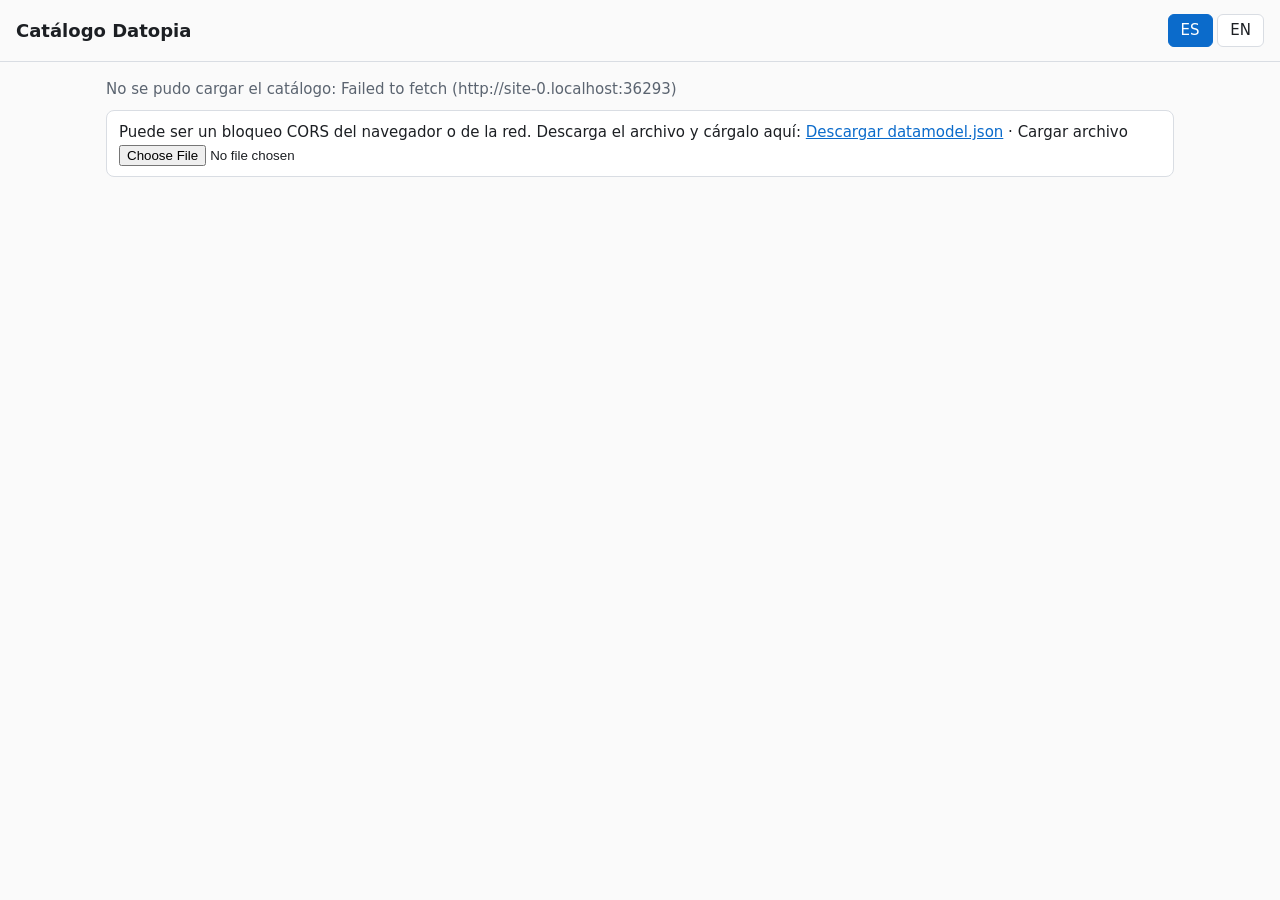
<file: snippets/catalogo/index.html>
<!doctype html>
<html lang="es">
<head>
<meta charset="utf-8">
<meta name="viewport" content="width=device-width, initial-scale=1">
<title>Catálogo Datopia</title>
<style>
  :root { --fondo:#fafafa; --texto:#1c1f23; --suave:#5b6470; --borde:#d9dde3; --tarjeta:#fff; --acento:#0b6bcb; --chip:#e8f0fb; }
  @media (prefers-color-scheme: dark) {
    :root { --fondo:#14171a; --texto:#e6e8eb; --suave:#9aa4b0; --borde:#2d333b; --tarjeta:#1b1f24; --acento:#6cb2ff; --chip:#1f2a38; }
  }
  * { box-sizing: border-box; }
  body { margin:0; font:15px/1.5 system-ui, sans-serif; background:var(--fondo); color:var(--texto); }
  header { display:flex; justify-content:space-between; align-items:center; gap:12px; padding:14px 16px; border-bottom:1px solid var(--borde); }
  header h1 { margin:0; font-size:18px; }
  button { font:inherit; color:inherit; background:var(--tarjeta); border:1px solid var(--borde); border-radius:6px; padding:4px 12px; cursor:pointer; }
  button[aria-pressed="true"] { background:var(--acento); border-color:var(--acento); color:#fff; }
  main { max-width:1100px; margin:0 auto; padding:16px; }
  .grupos { display:grid; grid-template-columns:repeat(auto-fill, minmax(220px, 1fr)); gap:10px; margin-bottom:20px; }
  .grupos button { text-align:left; padding:10px 12px; }
  .grupos small { display:block; color:var(--suave); }
  .grupos button[aria-pressed="true"] small { color:#e6efff; }
  h2 { margin:0 0 4px; font-size:22px; }
  .suave { color:var(--suave); }
  .chip { display:inline-block; background:var(--chip); border-radius:99px; padding:1px 10px; margin:2px 4px 2px 0; font-size:13px; }
  details.tabla { background:var(--tarjeta); border:1px solid var(--borde); border-radius:8px; margin:12px 0; padding:0 14px; }
  details.tabla > summary { cursor:pointer; padding:12px 0; font-weight:600; }
  details.tabla > summary span { font-weight:400; color:var(--suave); margin-left:8px; font-size:13px; }
  dl { display:grid; grid-template-columns:max-content 1fr; gap:2px 14px; margin:8px 0 12px; }
  dt { color:var(--suave); }
  dd { margin:0; }
  .scroll { overflow-x:auto; margin-bottom:14px; }
  table { border-collapse:collapse; width:100%; font-size:14px; }
  th, td { text-align:left; vertical-align:top; padding:6px 8px; border-bottom:1px solid var(--borde); }
  th { color:var(--suave); font-weight:600; white-space:nowrap; }
  code { font-size:13px; }
  a { color:var(--acento); }
  summary { cursor:pointer; }
  #manual[hidden] { display:none; }
  #manual { margin:10px 0; padding:10px 12px; border:1px solid var(--borde); border-radius:8px; background:var(--tarjeta); }
</style>
</head>
<body>
<header>
  <h1 id="titulo"></h1>
  <div><button id="es" aria-pressed="true">ES</button> <button id="en" aria-pressed="false">EN</button></div>
</header>
<main>
  <div id="error" class="suave"></div>
  <div id="manual" hidden><span id="ayuda"></span> <a id="descarga" target="_blank" rel="noopener"></a> · <label><span id="etiquetaCargar"></span> <input type="file" id="archivo" accept=".json,application/json"></label></div>
  <div class="grupos" id="grupos"></div>
  <div id="detalle"></div>
</main>

<script>
// Datos públicos, sin credenciales (CORS abierto).
const BASE = "https://datopia.dataobservatory.net/_meta/";

const TEXTOS = {
  es: { titulo: "Catálogo Datopia", cargando: "Cargando…", error: "No se pudo cargar el catálogo: ", ayuda: "Puede ser un bloqueo CORS del navegador o de la red. Descarga el archivo y cárgalo aquí:", descargar: "Descargar datamodel.json", cargar: "Cargar archivo",
        tablas: "Tablas", ejemplos: "Ejemplos de uso", diccionario: "Diccionario de datos",
        columna: "Columna", tipo: "Tipo", rol: "Rol", etiqueta: "Etiqueta", descripcion: "Descripción",
        unidad: "Unidad", codigos: "Códigos", grano: "Una fila por", entidad: "Entidad", particiones: "Particiones",
        anios: "Años", filas: "Filas", actualizado: "Actualizado", fuente: "Fuente", licencia: "Licencia",
        ruta: "Ruta S3", notebook: "Notebook", clave: "Clave primaria", relaciones: "Relaciones", ninguna: "—",
        sinCols: "Sin columnas documentadas" },
  en: { titulo: "Datopia catalog", cargando: "Loading…", error: "Could not load the catalog: ", ayuda: "It may be a CORS block by the browser or the network. Download the file and load it here:", descargar: "Download datamodel.json", cargar: "Load file",
        tablas: "Tables", ejemplos: "Usage examples", diccionario: "Data dictionary",
        columna: "Column", tipo: "Type", rol: "Role", etiqueta: "Label", descripcion: "Description",
        unidad: "Unit", codigos: "Codes", grano: "One row per", entidad: "Entity", particiones: "Partitions",
        anios: "Years", filas: "Rows", actualizado: "Updated", fuente: "Source", licencia: "License",
        ruta: "S3 path", notebook: "Notebook", clave: "Primary key", relaciones: "Relations", ninguna: "—",
        sinCols: "No documented columns" },
};

let idioma = "es", modelo = null, estado = {}, grupoActual = null;

// Crea elementos sin innerHTML: el contenido siempre entra como texto.
function h(tag, attrs = {}, ...hijos) {
  const el = document.createElement(tag);
  for (const [k, v] of Object.entries(attrs)) {
    if (k === "class") el.className = v; else if (v != null) el.setAttribute(k, v);
  }
  for (const hijo of hijos.flat()) if (hijo != null) el.append(hijo);
  return el;
}
const t = (clave) => TEXTOS[idioma][clave];
const txt = (bloque) => (bloque && (bloque[idioma] ?? bloque.es ?? bloque.en)) || "";

function fila(etiqueta, valor) {
  return valor == null || valor === "" ? [] : [h("dt", {}, etiqueta), h("dd", {}, valor)];
}

function diccionario(ds) {
  if (!ds.columns?.length) return h("p", { class: "suave" }, t("sinCols"));
  const cuerpo = ds.columns.map((c) => {
    const textos = c.i18n?.[idioma] || c.i18n?.es || {};
    const codigos = c.codes?.length
      ? h("details", {}, h("summary", {}, `${c.codes.length}`),
          h("div", {}, c.codes.map((k) => h("div", {}, h("code", {}, String(k.value)), " ", txt({ es: k.i18n?.es?.label, en: k.i18n?.en?.label })))))
      : "";
    return h("tr", {}, h("td", {}, h("code", {}, c.name)), h("td", {}, c.type), h("td", {}, c.role || ""),
             h("td", {}, textos.label || ""), h("td", {}, textos.description || ""), h("td", {}, c.unit || ""), h("td", {}, codigos));
  });
  return h("div", { class: "scroll" }, h("table", {},
    h("thead", {}, h("tr", {}, ["columna", "tipo", "rol", "etiqueta", "descripcion", "unidad", "codigos"].map((k) => h("th", {}, t(k))))),
    h("tbody", {}, cuerpo)));
}

function tarjetaTabla(ds, abierta) {
  const st = estado[ds.id] || {};
  const d = ds.i18n?.[idioma] || ds.i18n?.es || {};
  const años = ds.year_range ? ds.year_range.join(" – ") : null;
  const fk = (ds.foreign_keys || []).map((f) => `${f.columns.join(", ")} → ${f.references.tipo}`).join("; ");
  const detalles = h("dl", {},
    fila(t("grano"), ds.grain), fila(t("entidad"), ds.entity_type),
    fila(t("particiones"), ds.partition_keys?.length ? ds.partition_keys.join(", ") : null), fila(t("anios"), años),
    fila(t("filas"), st.row_count?.toLocaleString(idioma)), fila(t("actualizado"), st.last_updated_utc?.slice(0, 10)),
    fila(t("clave"), ds.primary_key?.join(", ")), fila(t("relaciones"), fk || null),
    fila(t("fuente"), ds.source?.url ? h("a", { href: ds.source.url, target: "_blank", rel: "noopener" }, ds.source.name) : ds.source?.name),
    fila(t("licencia"), ds.license), fila(t("ruta"), h("code", {}, ds.s3_prefix)),
    fila(t("notebook"), ds.notebook_url ? h("a", { href: ds.notebook_url, target: "_blank", rel: "noopener" }, "demo.ipynb") : null));
  const el = h("details", { class: "tabla" },
    h("summary", {}, d.title || ds.tipo, h("span", {}, `${ds.tipo} · ${ds.version}`)),
    h("p", {}, d.description || ds.description), detalles,
    h("h3", {}, t("diccionario")), diccionario(ds));
  if (abierta) el.open = true;
  return el;
}

function pintarGrupo() {
  const g = modelo.dataset_groups.find((x) => x.id === grupoActual);
  const tablas = g.datasets.map((id) => modelo.datasets.find((d) => d.id === id)).filter(Boolean);
  const ejemplos = g.examples?.[idioma] || [];
  const claves = g.keywords?.[idioma] || [];
  document.getElementById("detalle").replaceChildren(
    h("h2", {}, txt(g.title)),
    h("p", {}, txt(g.description)),
    h("p", { class: "suave" }, txt(g.indicators)),
    h("div", {}, claves.map((k) => h("span", { class: "chip" }, k))),
    ejemplos.length ? h("p", { class: "suave" }, `${t("ejemplos")}: ${ejemplos.join(" · ")}`) : "",
    h("h3", {}, `${t("tablas")} (${tablas.length})`),
    ...tablas.map((ds, i) => tarjetaTabla(ds, tablas.length === 1 && i === 0)));
}

function pintar() {
  document.documentElement.lang = idioma;
  document.getElementById("titulo").textContent = t("titulo");
  document.title = t("titulo");
  document.getElementById("ayuda").textContent = t("ayuda");
  document.getElementById("descarga").textContent = t("descargar");
  document.getElementById("etiquetaCargar").textContent = t("cargar");
  for (const l of ["es", "en"]) document.getElementById(l).setAttribute("aria-pressed", String(l === idioma));
  if (!modelo) return;
  document.getElementById("grupos").replaceChildren(...modelo.dataset_groups.map((g) => {
    const b = h("button", { "aria-pressed": String(g.id === grupoActual) }, txt(g.title),
      h("small", {}, `${g.datasets.length} ${t("tablas").toLowerCase()}`));
    b.onclick = () => { grupoActual = g.id; pintar(); };
    return b;
  }));
  pintarGrupo();
}

for (const l of ["es", "en"]) document.getElementById(l).onclick = () => { idioma = l; pintar(); };

function iniciar(datos, estados) {
  modelo = datos; estado = estados || {};
  grupoActual = modelo.dataset_groups[0].id;
  document.getElementById("error").textContent = "";
  document.getElementById("manual").hidden = true;
  pintar();
}

async function cargar() {
  document.getElementById("error").textContent = t("cargando");
  document.getElementById("descarga").href = BASE + "datamodel.json";
  try {
    // cache: "reload" evita una copia vieja guardada por el navegador sin el encabezado CORS.
    const pedir = async (archivo) => (await fetch(BASE + archivo, { mode: "cors", cache: "reload" })).json();
    const datos = await pedir("datamodel.json");
    // El estado (filas, fecha) es opcional: si falla, la vista funciona igual.
    let estados = {};
    try { estados = (await pedir("status.json")).datasets; } catch (_) {}
    iniciar(datos, estados);
  } catch (e) {
    document.getElementById("error").textContent = t("error") + e.message + " (" + location.origin + ")";
    document.getElementById("manual").hidden = false;
  }
}

// Alternativa sin red: leer un datamodel.json descargado (no pasa por CORS).
document.getElementById("archivo").onchange = async (ev) => {
  try { iniciar(JSON.parse(await ev.target.files[0].text())); }
  catch (e) { document.getElementById("error").textContent = t("error") + e.message; }
};

pintar();
cargar();
</script>
</body>
</html>
</file>
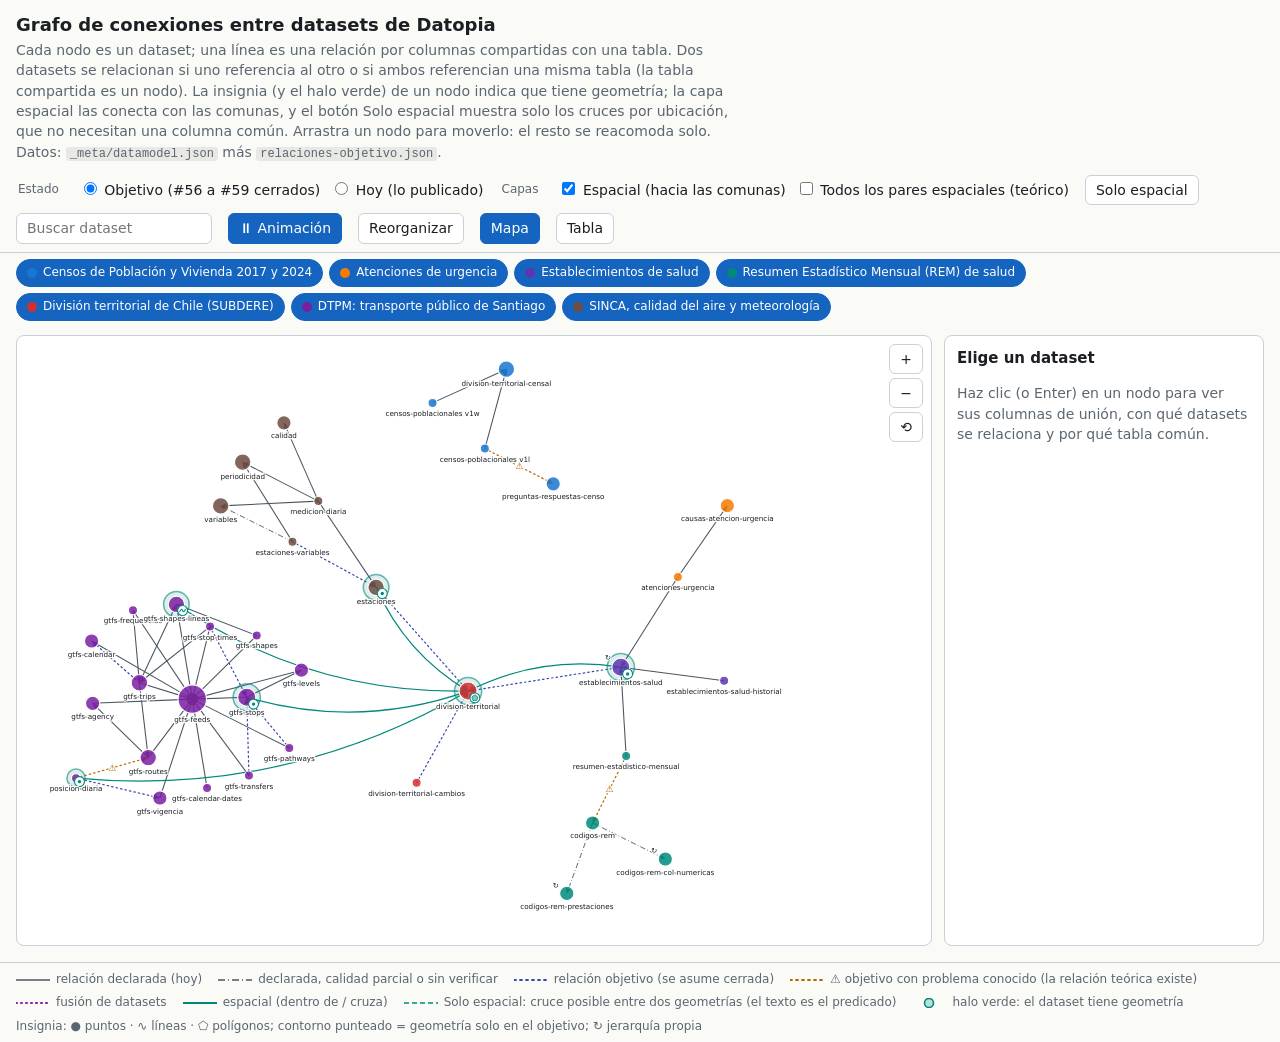
<file: notebooks/interoperabilidad/grafo/grafo-datopia.html>
<!doctype html>
<html lang="es">
<head>
<meta charset="utf-8">
<meta name="viewport" content="width=device-width, initial-scale=1">
<title>Grafo de datasets de Datopia</title>
<style>
:root{--bg:#fafaf7;--panel:#fff;--ink:#1b1f23;--mut:#5b6670;--line:#c9d0d6;--tab:#4a5560;--obj:#3949ab;--adv:#b26a00;--esp:#00897b;--fus:#8e24aa;--foco:#1565c0}
@media (prefers-color-scheme:dark){:root{--bg:#14171a;--panel:#1d2227;--ink:#e8ecef;--mut:#9aa6b0;--line:#3a444d;--tab:#aab5bf;--obj:#8c9eff;--adv:#ffb74d;--esp:#4db6ac;--fus:#ce93d8;--foco:#64b5f6}}
*{box-sizing:border-box}
body{margin:0;background:var(--bg);color:var(--ink);font:14px/1.45 system-ui,-apple-system,"Segoe UI",Roboto,sans-serif}
header{padding:12px 16px 4px}
h1{font-size:18px;margin:0 0 2px}
header p{margin:0;color:var(--mut);max-width:80ch}
.barra{display:flex;flex-wrap:wrap;gap:8px 16px;align-items:center;padding:8px 16px;border-bottom:1px solid var(--line)}
.barra fieldset{border:0;margin:0;padding:0;display:flex;gap:10px;align-items:center}
.barra legend{float:left;margin-right:8px;color:var(--mut);font-size:12px}
label{cursor:pointer;white-space:nowrap}
button,input[type=search]{font:inherit;color:var(--ink);background:var(--panel);border:1px solid var(--line);border-radius:6px;padding:4px 10px}
button{cursor:pointer;min-width:32px;min-height:28px}
button[aria-pressed=true]{background:var(--foco);color:#fff;border-color:var(--foco)}
:focus-visible{outline:2px solid var(--foco);outline-offset:2px}
.chips{display:flex;flex-wrap:wrap;gap:6px;padding:6px 16px}
.chip{display:inline-flex;gap:6px;align-items:center;padding:2px 10px;border-radius:999px;border:1px solid var(--line);background:var(--panel);cursor:pointer;font-size:12px}
.chip i{width:10px;height:10px;border-radius:50%;display:inline-block}
.chip[aria-pressed=false]{opacity:.45}
main{display:grid;grid-template-columns:minmax(0,1fr) 320px;gap:12px;padding:8px 16px 16px}
@media (max-width:900px){main{grid-template-columns:1fr}}
.lienzo{background:var(--panel);border:1px solid var(--line);border-radius:8px;position:relative;overflow:hidden}
svg{display:block;width:100%;height:auto;touch-action:none;cursor:grab}
svg.arrastrando{cursor:grabbing}
.zoom{position:absolute;right:8px;top:8px;display:flex;flex-direction:column;gap:4px}
.nodo{cursor:grab}
.nodo:active{cursor:grabbing}
.nodo text{font-size:9.5px;fill:var(--ink);paint-order:stroke;stroke:var(--panel);stroke-width:3px;pointer-events:none}
.nodo:focus-visible circle.c,.nodo.sel circle.c{stroke:var(--foco);stroke-width:3}
.nodo.apagado,.arista.apagada{opacity:.12}
.arista{fill:none}
.arista.hoy-ok{stroke:var(--tab);stroke-width:1.4}
.arista.hoy-parcial{stroke:var(--tab);stroke-width:1.2;stroke-dasharray:7 3 1 3}
.arista.objetivo{stroke:var(--obj);stroke-width:1.6;stroke-dasharray:2 4;stroke-linecap:round}
.arista.advertencia{stroke:var(--adv)}
.arista.fusion{stroke:var(--fus);stroke-width:2.2;stroke-dasharray:1 4;stroke-linecap:round}
.arista.espacial{stroke:var(--esp);stroke-width:1.6}
.arista.par{stroke:var(--esp);stroke-width:.8;stroke-dasharray:1 3;opacity:.55}
.arista.sel{stroke-width:3.2;opacity:1}
.arista.par.apagada{opacity:.08}
svg.modo-esp .arista.par{stroke-width:1.3;stroke-dasharray:5 3;opacity:.85}
svg.modo-esp .arista.par.sel{stroke-width:3;stroke-dasharray:none;opacity:1}
svg.modo-esp .arista.par.apagada,svg.modo-esp .arista.espacial.apagada{opacity:.08}
.halo{fill:var(--esp);fill-opacity:.14;stroke:var(--esp);stroke-width:2;stroke-opacity:.6;pointer-events:none}
.halo.futuro{fill-opacity:.07;stroke-opacity:.35}
svg.modo-esp .halo{fill-opacity:.25;stroke-opacity:.95;stroke-width:3}
.pred{font-size:9px;font-style:italic;fill:var(--ink);paint-order:stroke;stroke:var(--panel);stroke-width:3px;pointer-events:none}
.aviso{position:absolute;left:8px;bottom:8px;max-width:60%;font-size:12px;color:var(--mut);background:var(--panel);border:1px solid var(--line);border-radius:6px;padding:4px 8px}
.aviso[hidden]{display:none}
aside h4{font-size:13px;margin:8px 0 2px}
aside pre{margin:4px 0;white-space:pre-wrap;word-break:break-word;background:rgba(127,127,127,.15);border-radius:4px;padding:6px 8px}
aside pre code{background:none;padding:0}
.copiar{font-size:12px;min-height:24px;padding:1px 8px}
.nota{font-size:12px;color:var(--mut);margin:6px 0}
.sim{font-size:12px;fill:var(--adv);paint-order:stroke;stroke:var(--panel);stroke-width:3px;pointer-events:none}
aside{background:var(--panel);border:1px solid var(--line);border-radius:8px;padding:12px;max-height:78vh;overflow:auto}
aside h2{font-size:15px;margin:0 0 4px}
aside h3{font-size:12px;margin:12px 0 4px;color:var(--mut);text-transform:uppercase;letter-spacing:.04em}
aside ul{margin:0;padding-left:18px}
aside li{margin:2px 0}
code{font-size:12px;background:rgba(127,127,127,.15);padding:0 4px;border-radius:3px}
.mut{color:var(--mut)}
.leyenda{display:flex;flex-wrap:wrap;gap:6px 16px;padding:8px 16px;border-top:1px solid var(--line);font-size:12px;color:var(--mut)}
.leyenda span{display:inline-flex;align-items:center;gap:6px}
.leyenda svg{width:34px;height:10px;cursor:default}
table{border-collapse:collapse;width:100%;font-size:12.5px;background:var(--panel)}
th,td{border:1px solid var(--line);padding:4px 8px;text-align:left;vertical-align:top}
th{position:sticky;top:0;background:var(--panel)}
.vista-tabla{display:none;padding:0 16px 16px;overflow:auto}
body.tabla .vista-tabla{display:block}
body.tabla main{display:none}
.sr{position:absolute;left:-9999px}
</style>
</head>
<body>
<header>
  <h1>Grafo de conexiones entre datasets de Datopia</h1>
  <p>Cada nodo es un dataset; una línea es una relación por columnas compartidas con una tabla. Dos datasets se relacionan si uno referencia al otro o si ambos referencian una misma tabla (la tabla compartida es un nodo). La insignia (y el halo verde) de un nodo indica que tiene geometría; la capa espacial las conecta con las comunas, y el botón Solo espacial muestra solo los cruces por ubicación, que no necesitan una columna común. Arrastra un nodo para moverlo: el resto se reacomoda solo. Datos: <code>_meta/datamodel.json</code> más <code>relaciones-objetivo.json</code>.</p>
</header>

<div class="barra" role="group" aria-label="Controles">
  <fieldset><legend>Estado</legend>
    <label><input type="radio" name="estado" value="objetivo" checked> Objetivo (#56 a #59 cerrados)</label>
    <label><input type="radio" name="estado" value="hoy"> Hoy (lo publicado)</label>
  </fieldset>
  <fieldset><legend>Capas</legend>
    <label><input type="checkbox" id="c-esp" checked> Espacial (hacia las comunas)</label>
    <label><input type="checkbox" id="c-par"> Todos los pares espaciales (teórico)</label>
  </fieldset>
  <button id="v-esp" aria-pressed="false" title="Muestra solo los datasets con geometría y sus cruces por ubicación, con el predicado en cada línea">Solo espacial</button>
  <input type="search" id="buscar" placeholder="Buscar dataset" aria-label="Buscar dataset">
  <button id="v-anim" aria-pressed="true" title="Pausar o reanudar la simulación de fuerzas">⏸ Animación</button>
  <button id="v-reorg" title="Volver al acomodo inicial y dejar que se reacomode">Reorganizar</button>
  <button id="v-mapa" aria-pressed="true">Mapa</button>
  <button id="v-tabla" aria-pressed="false">Tabla</button>
</div>
<div class="chips" id="chips" role="group" aria-label="Grupos de datasets"></div>

<main>
  <div class="lienzo">
    <div class="zoom">
      <button id="z-mas" aria-label="Acercar">+</button>
      <button id="z-menos" aria-label="Alejar">−</button>
      <button id="z-ini" aria-label="Restablecer vista">⟲</button>
    </div>
    <svg id="svg" viewBox="0 0 1200 800" role="img" aria-label="Grafo de datasets; la vista Tabla tiene la misma información en texto">
      <defs>
        <marker id="flecha" viewBox="0 0 10 10" refX="9" refY="5" markerWidth="6" markerHeight="6" orient="auto-start-reverse"><path d="M0,1 L9,5 L0,9z" fill="context-stroke"/></marker>
      </defs>
      <g id="vista"><g id="g-aristas"></g><g id="g-sim"></g><g id="g-nodos"></g></g>
    </svg>
    <div class="aviso" id="aviso" role="status" hidden></div>
  </div>
  <aside id="tarjeta" aria-live="polite"><h2>Elige un dataset</h2><p class="mut">Haz clic (o Enter) en un nodo para ver sus columnas de unión, con qué datasets se relaciona y por qué tabla común. También se puede enlazar: <code>#n=&lt;id&gt;</code>.</p></aside>
</main>

<div class="vista-tabla" id="vista-tabla"></div>

<div class="leyenda" id="leyenda">
  <span><svg><line x1="0" y1="5" x2="34" y2="5" stroke="var(--tab)" stroke-width="1.6"/></svg>relación declarada (hoy)</span>
  <span><svg><line x1="0" y1="5" x2="34" y2="5" stroke="var(--tab)" stroke-width="1.4" stroke-dasharray="7 3 1 3"/></svg>declarada, calidad parcial o sin verificar</span>
  <span><svg><line x1="0" y1="5" x2="34" y2="5" stroke="var(--obj)" stroke-width="1.8" stroke-dasharray="2 4" stroke-linecap="round"/></svg>relación objetivo (se asume cerrada)</span>
  <span><svg><line x1="0" y1="5" x2="34" y2="5" stroke="var(--adv)" stroke-width="1.8" stroke-dasharray="2 4" stroke-linecap="round"/></svg>⚠ objetivo con problema conocido (la relación teórica existe)</span>
  <span><svg><line x1="0" y1="5" x2="34" y2="5" stroke="var(--fus)" stroke-width="2.2" stroke-dasharray="1 4" stroke-linecap="round"/></svg>fusión de datasets</span>
  <span><svg><line x1="0" y1="5" x2="34" y2="5" stroke="var(--esp)" stroke-width="1.8"/></svg>espacial (dentro de / cruza)</span>
  <span><svg><line x1="0" y1="5" x2="34" y2="5" stroke="var(--esp)" stroke-width="1.3" stroke-dasharray="5 3"/></svg>Solo espacial: cruce posible entre dos geometrías (el texto es el predicado)</span>
  <span><svg><circle cx="17" cy="5" r="4.5" fill="var(--esp)" fill-opacity=".25" stroke="var(--esp)" stroke-width="1.6"/></svg>halo verde: el dataset tiene geometría</span>
  <span>Insignia: ● puntos · ∿ líneas · ⬠ polígonos; contorno punteado = geometría solo en el objetivo; ↻ jerarquía propia</span>
</div>

<script>
const G = {"generado_desde":{"package":"do_metadata","version":"0.1.0"},"esquema":"1","nodos":[{"id":"geografia_social_cl_subdere_division_territorial_cambios_v1","etiqueta":"subdere / division-territorial-cambios","corta":"division-territorial-cambios","titulo":"Cambios de la división territorial de Chile","descripcion":"Historial de cambios de la división político-administrativa de Chile (DPA): una fila por unidad cambiada por cada ley o decreto (creaciones, divisiones, traslados y cambios de nombre), con códigos y nombres como los escribe la norma, más los dos decretos que reescriben toda la tabla (1439 de 2000 y 1115 de 2018). Es la fuente de las fotos históricas de division-territorial v2. Tabla plana, sin particiones.","grupo":"division-territorial-subdere","grupo_titulo":"División territorial de Chile (SUBDERE)","categoria":"geografia-social","grano":"one row per unit, legal act and previous unit","llave":["norma_id","nivel","cut_anterior","cut_nuevo"],"geometria_hoy":null,"geometria_tipo_hoy":null,"geometria_objetivo":null,"geometria_tipo_objetivo":null,"geometria_issue":null,"se_fusiona_en":null,"notebook":"https://github.com/Data-Observatory/datopia-notebooks/blob/main/notebooks/geografia-social/subdere/demo.ipynb","autoref":false,"referenciado_por":0,"x":711.4,"y":515.1},{"id":"geografia_social_cl_subdere_division_territorial_v1","etiqueta":"subdere / division-territorial","corta":"division-territorial","titulo":"División territorial de Chile: comunas con límites","descripcion":"Comunas de Chile con nombres oficiales y límites, de la edición DPA 2023 (geoportal.cl; SUBDERE, IGM, DIFROL, INE) y ocho fotos históricas reconstruidas desde las leyes que crearon o renombraron unidades (2000-05-08 a 2010-03-11). Una fila por comuna y fecha, geometría Polygon o MultiPolygon en EPSG:4326. Antártica no tiene geometría. Circulación autorizada por la Resolución N° 87 de 2023 de la Dirección Nacional de Fronteras y Límites del Estado (DIFROL); los productos derivados deben ser revisados y validados por DIFROL.","grupo":"division-territorial-subdere","grupo_titulo":"División territorial de Chile (SUBDERE)","categoria":"geografia-social","grano":"one row per municipality (cut_com) per snapshot date (snapshot_date)","llave":["cut_com","snapshot_date"],"geometria_hoy":"poligono","geometria_tipo_hoy":"MultiPolygon","geometria_objetivo":"poligono","geometria_tipo_objetivo":"MultiPolygon","geometria_issue":"#59","se_fusiona_en":null,"notebook":"https://github.com/Data-Observatory/datopia-notebooks/blob/main/notebooks/geografia-social/subdere/demo.ipynb","autoref":false,"referenciado_por":3,"x":738.9,"y":448.4},{"id":"medio_fisico_cl_sinca_calidad_v1","etiqueta":"sinca / calidad","corta":"calidad","titulo":"Códigos de calidad de la medición (SINCA)","descripcion":"Tabla de referencia con los códigos de calidad que acompañan las mediciones del SINCA: validado, preliminar y no validado. Se une con la columna calidad_id de las mediciones.","grupo":"sinca-calidad-aire","grupo_titulo":"SINCA, calidad del aire y meteorología","categoria":"medio-fisico","grano":"one row per measurement quality code","llave":["calidad_id"],"geometria_hoy":null,"geometria_tipo_hoy":null,"geometria_objetivo":null,"geometria_tipo_objetivo":null,"geometria_issue":null,"se_fusiona_en":null,"notebook":"https://github.com/Data-Observatory/datopia-notebooks/blob/main/notebooks/medio-fisico/sinca/demo.ipynb","autoref":false,"referenciado_por":1,"x":550.4,"y":192.9},{"id":"medio_fisico_cl_sinca_estaciones_v1","etiqueta":"sinca / estaciones","corta":"estaciones","titulo":"Estaciones de monitoreo (SINCA)","descripcion":"Catálogo de las estaciones de monitoreo del SINCA en Chile, con su ubicación (punto en EPSG:4326), región, provincia y comuna. Es una dimensión de cambio lento (SCD tipo 2): una estación puede tener varias filas, una por cada período de vigencia de sus datos, y la versión vigente tiene fecha_fin nula. Algunas estaciones no tienen coordenadas.","grupo":"sinca-calidad-aire","grupo_titulo":"SINCA, calidad del aire y meteorología","categoria":"medio-fisico","grano":"one row per station version (SCD-2): a station and the validity period of its tracked metadata","llave":["estacion_id","fecha_inicio"],"geometria_hoy":"punto","geometria_tipo_hoy":"Point","geometria_objetivo":"punto","geometria_tipo_objetivo":"Point","geometria_issue":null,"se_fusiona_en":null,"notebook":"https://github.com/Data-Observatory/datopia-notebooks/blob/main/notebooks/medio-fisico/sinca/demo.ipynb","autoref":false,"referenciado_por":2,"x":648.2,"y":354.6},{"id":"medio_fisico_cl_sinca_estaciones_variables_v1","etiqueta":"sinca / estaciones-variables","corta":"estaciones-variables","titulo":"Variables medidas por estación (SINCA)","descripcion":"Catálogo que indica qué variables mide cada estación del SINCA, con qué periodicidad y entre qué fechas hay registros. Una estación con más de un sensor para la misma variable meteorológica, a distintas alturas, tiene una fila por sensor. No conserva historial. Algunos códigos de variable no figuran en el diccionario de variables.","grupo":"sinca-calidad-aire","grupo_titulo":"SINCA, calidad del aire y meteorología","categoria":"medio-fisico","grano":"one row per (station, variable, periodicity): a variable measured by a station at a given cadence","llave":["estacion_id","variable_code","periodicidad"],"geometria_hoy":null,"geometria_tipo_hoy":null,"geometria_objetivo":null,"geometria_tipo_objetivo":null,"geometria_issue":null,"se_fusiona_en":null,"notebook":"https://github.com/Data-Observatory/datopia-notebooks/blob/main/notebooks/medio-fisico/sinca/demo.ipynb","autoref":false,"referenciado_por":0,"x":576.5,"y":317.0},{"id":"medio_fisico_cl_sinca_medicion_diaria_v1","etiqueta":"sinca / medicion-diaria","corta":"medicion-diaria","titulo":"Mediciones de calidad del aire y meteorología (SINCA)","descripcion":"Mediciones de calidad del aire y de variables meteorológicas de las estaciones del SINCA en Chile, en formato largo: una fila por fecha, estación, variable y periodicidad, con su indicador de calidad. Los valores se publican tal como los entrega la fuente, sin filtrar por rango, por lo que pueden existir valores extremos. La fuente puede revisar valores y calidad con posterioridad. La unidad depende de la variable (ver variables.unidad).","grupo":"sinca-calidad-aire","grupo_titulo":"SINCA, calidad del aire y meteorología","categoria":"medio-fisico","grano":"one row per (fecha, estacion_fk, variable_fk, periodicidad_fk): one measured value with its quality flag","llave":["fecha","estacion_fk","variable_fk","periodicidad_fk"],"geometria_hoy":null,"geometria_tipo_hoy":null,"geometria_objetivo":null,"geometria_tipo_objetivo":null,"geometria_issue":null,"se_fusiona_en":null,"notebook":"https://github.com/Data-Observatory/datopia-notebooks/blob/main/notebooks/medio-fisico/sinca/demo.ipynb","autoref":false,"referenciado_por":0,"x":585.4,"y":269.2},{"id":"medio_fisico_cl_sinca_periodicidad_v1","etiqueta":"sinca / periodicidad","corta":"periodicidad","titulo":"Periodicidad de la medición (SINCA)","descripcion":"Tabla de referencia con las tres periodicidades (cadencias) de medición del SINCA: horario, diario y discreto. Se une con la columna periodicidad_fk de las mediciones.","grupo":"sinca-calidad-aire","grupo_titulo":"SINCA, calidad del aire y meteorología","categoria":"medio-fisico","grano":"one row per measurement periodicity (cadence)","llave":["periodicidad_fk"],"geometria_hoy":null,"geometria_tipo_hoy":null,"geometria_objetivo":null,"geometria_tipo_objetivo":null,"geometria_issue":null,"se_fusiona_en":null,"notebook":"https://github.com/Data-Observatory/datopia-notebooks/blob/main/notebooks/medio-fisico/sinca/demo.ipynb","autoref":false,"referenciado_por":2,"x":536.5,"y":253.7},{"id":"medio_fisico_cl_sinca_variables_v1","etiqueta":"sinca / variables","corta":"variables","titulo":"Variables medidas (SINCA)","descripcion":"Diccionario de las variables que miden las estaciones del SINCA: contaminantes del aire y variables meteorológicas, con su nombre y unidad. Las variables meteorológicas se distinguen por la altura del sensor (por ejemplo TEMP_2M y TEMP_10M). Algunos códigos que aparecen en el catálogo de variables por estación no figuran aquí.","grupo":"sinca-calidad-aire","grupo_titulo":"SINCA, calidad del aire y meteorología","categoria":"medio-fisico","grano":"one row per measured variable (air-quality parameter, or meteorological variable at a given sensor height)","llave":["variable_code"],"geometria_hoy":null,"geometria_tipo_hoy":null,"geometria_objetivo":null,"geometria_tipo_objetivo":null,"geometria_issue":null,"se_fusiona_en":null,"notebook":"https://github.com/Data-Observatory/datopia-notebooks/blob/main/notebooks/medio-fisico/sinca/demo.ipynb","autoref":false,"referenciado_por":2,"x":524.4,"y":297.4},{"id":"salud_cl_deis_atenciones_urgencia_v1","etiqueta":"deis / atenciones-urgencia","corta":"atenciones-urgencia","titulo":"Atenciones de urgencia (DEIS)","descripcion":"Atenciones de urgencia diarias informadas por los establecimientos de la red pública de salud de Chile al DEIS del Ministerio de Salud, desde 2008, en formato largo. Cada fila es una fecha, un establecimiento, una causa y un grupo de edad, con el número de atenciones. Se excluyen las filas de totales por sección y por grupo de la fuente para no contar dos veces. Las glosas de las causas están en la tabla de causas de atención de urgencia.","grupo":"deis-atenciones-urgencia","grupo_titulo":"Atenciones de urgencia","categoria":"salud","grano":"one row per (fecha, id_establecimiento, id_causa, rango_etario): the number of emergency-care visits of an establishment on a date for a cause and age group (unique over all rows)","llave":["fecha","id_establecimiento","id_causa","rango_etario"],"geometria_hoy":null,"geometria_tipo_hoy":null,"geometria_objetivo":null,"geometria_tipo_objetivo":null,"geometria_issue":null,"se_fusiona_en":null,"notebook":"https://github.com/Data-Observatory/datopia-notebooks/blob/main/notebooks/salud/deis-atenciones-urgencia/demo.ipynb","autoref":false,"referenciado_por":0,"x":917.8,"y":430.7},{"id":"salud_cl_deis_causas_atencion_urgencia_v1","etiqueta":"deis / causas-atencion-urgencia","corta":"causas-atencion-urgencia","titulo":"Causas de atención de urgencia (DEIS)","descripcion":"Tabla de causas de las atenciones de urgencia del DEIS: una fila por código de causa con su nombre, grupo diagnóstico, tipo de prestación y códigos CIE-10. Se construye a partir de los archivos de atenciones de urgencia.","grupo":"deis-atenciones-urgencia","grupo_titulo":"Atenciones de urgencia","categoria":"salud","grano":"one row per id_causa","llave":["id_causa"],"geometria_hoy":null,"geometria_tipo_hoy":null,"geometria_objetivo":null,"geometria_tipo_objetivo":null,"geometria_issue":null,"se_fusiona_en":null,"notebook":"https://github.com/Data-Observatory/datopia-notebooks/blob/main/notebooks/salud/deis-atenciones-urgencia/demo.ipynb","autoref":false,"referenciado_por":1,"x":969.3,"y":384.3},{"id":"salud_cl_deis_codigos_rem_col_numericas_v1","etiqueta":"deis / codigos-rem-col-numericas","corta":"codigos-rem-col-numericas","titulo":"Columnas numéricas del REM (árbol de glosas)","descripcion":"Árbol jerárquico de las glosas de las columnas numéricas del REM. Los nombres de la fuente son rutas de niveles separados por «;», cada uno con la forma clave|valor; esta tabla tiene una fila por cada nodo distinto, con su nivel, su padre y, cuando la glosa la indica, la unidad. Se une con codigos-rem por num_col_numerica; las filas de codigos-rem sin glosa de columna numérica tienen num_col_numerica nulo y no tienen nodo aquí.","grupo":"deis-rem","grupo_titulo":"Resumen Estadístico Mensual (REM) de salud","categoria":"salud","grano":"one row per node of the numeric column label tree","llave":["num_col_numerica"],"geometria_hoy":null,"geometria_tipo_hoy":null,"geometria_objetivo":null,"geometria_tipo_objetivo":null,"geometria_issue":null,"se_fusiona_en":null,"notebook":"https://github.com/Data-Observatory/datopia-notebooks/blob/main/notebooks/salud/deis-rem/demo.ipynb","autoref":true,"referenciado_por":1,"x":906.0,"y":736.0},{"id":"salud_cl_deis_codigos_rem_prestaciones_v1","etiqueta":"deis / codigos-rem-prestaciones","corta":"codigos-rem-prestaciones","titulo":"Prestaciones del REM (árbol de glosas)","descripcion":"Árbol jerárquico de las glosas de las prestaciones del REM. Los nombres de la fuente son rutas de niveles separados por «;», cada uno con la forma clave|valor; esta tabla tiene una fila por cada nodo distinto, con su nivel, su padre y, cuando la glosa la indica, la unidad. Se une con codigos-rem por num_prestacion.","grupo":"deis-rem","grupo_titulo":"Resumen Estadístico Mensual (REM) de salud","categoria":"salud","grano":"one row per node of the activity (prestación) label tree","llave":["num_prestacion"],"geometria_hoy":null,"geometria_tipo_hoy":null,"geometria_objetivo":null,"geometria_tipo_objetivo":null,"geometria_issue":null,"se_fusiona_en":null,"notebook":"https://github.com/Data-Observatory/datopia-notebooks/blob/main/notebooks/salud/deis-rem/demo.ipynb","autoref":true,"referenciado_por":1,"x":830.3,"y":745.0},{"id":"salud_cl_deis_codigos_rem_v1","etiqueta":"deis / codigos-rem","corta":"codigos-rem","titulo":"Códigos del Resumen Estadístico Mensual (REM)","descripcion":"Diccionario de los códigos del REM (Resumen Estadístico Mensual) por año y serie. Para cada código de prestación (cod_prestacion) y columna numérica (cod_col_numerica) indica la hoja, sección y subsección en que aparece el código, además de los nombres de la prestación y de la columna numérica (columnas nombre_). Esos nombres son cadenas jerárquicas con la estructura «clave_1|valor_1;clave_2|valor_2»; las columnas num_ guardan el id del último nodo de cada jerarquía y funcionan como claves foráneas hacia los datasets codigos-rem-prestaciones y codigos-rem-col-numericas. Clave de unión con tipo=resumen-estadistico-mensual: (year, tipo_serie, cod_prestacion, cod_col_numerica); las columnas cod_ son las claves, porque los nombres (nombre_) pueden cambiar entre años. Esa combinación no es única en algunos años porque los diccionarios de la fuente la repiten, y las filas repetidas se conservan tal como se publican, igual que las filas sin cod_col_numerica en la fuente original. Las repeticiones son dos errores aparentes de numeración en las planillas del DEIS (serie A, 2014, hoja A11, subsecciones A.1 y A.2, que repiten COL01 a COL07; serie A, 2026, hoja A08, subsecciones A.2 y A.5, que repiten los códigos 08200001 y 08200002) y otras repeticiones del mismo código en los diccionarios de la fuente: serie A, hojas A28 (2011), A26 (2014), A03 (2016, subsecciones A.1, D.3 y D.4), A05 (2016), A27 y A30 (2023) y A25 (2026); serie BM, hojas BM18 y BM18A (2017); serie BS, hoja BS17A (2009 a 2016) y hoja B (2018 y 2023 a 2025); serie D, hoja D15 (2016). El listado corresponde a los diccionarios publicados hoy.","grupo":"deis-rem","grupo_titulo":"Resumen Estadístico Mensual (REM) de salud","categoria":"salud","grano":"one row per (year, tipo_serie, cod_prestacion, cod_col_numerica) as listed in the source code dictionaries; the combination is not unique in some years (see the dataset description)","llave":[],"geometria_hoy":null,"geometria_tipo_hoy":null,"geometria_objetivo":null,"geometria_tipo_objetivo":null,"geometria_issue":null,"se_fusiona_en":null,"notebook":"https://github.com/Data-Observatory/datopia-notebooks/blob/main/notebooks/salud/deis-rem/demo.ipynb","autoref":false,"referenciado_por":1,"x":865.4,"y":687.1},{"id":"salud_cl_deis_establecimientos_salud_historial_v1","etiqueta":"deis / establecimientos-salud-historial","corta":"establecimientos-salud-historial","titulo":"Historial de cambios de establecimientos de salud (DEIS)","descripcion":"Historial de cambios del registro de establecimientos de salud de Chile, del DEIS, en formato largo. Cada fila es un valor anterior de un atributo de un establecimiento, con los años en que estuvo vigente. Las filas del atributo id_establecimiento_antiguo relacionan los códigos antiguos con el código vigente. Los valores actuales están en la tabla de establecimientos de salud.","grupo":"deis-establecimientos-salud","grupo_titulo":"Establecimientos de salud","categoria":"salud","grano":"one row per (id_establecimiento, nombre_columna, valor_columna, year_inicio): one former value of one attribute of an establishment and the years it applied","llave":[],"geometria_hoy":null,"geometria_tipo_hoy":null,"geometria_objetivo":null,"geometria_tipo_objetivo":null,"geometria_issue":null,"se_fusiona_en":null,"notebook":"https://github.com/Data-Observatory/datopia-notebooks/blob/main/notebooks/salud/deis-rem/demo.ipynb","autoref":false,"referenciado_por":0,"x":926.1,"y":517.0},{"id":"salud_cl_deis_establecimientos_salud_v1","etiqueta":"deis / establecimientos-salud","corta":"establecimientos-salud","titulo":"Establecimientos de salud (DEIS)","descripcion":"Registro vigente de los establecimientos de salud de Chile, del DEIS del Ministerio de Salud. Cada fila es un establecimiento con sus atributos más recientes: nombre, tipo, dependencia, situación, ubicación, servicio de salud y SEREMI. Los valores anteriores, incluidos los códigos antiguos, están en el historial de cambios de establecimientos.","grupo":"deis-establecimientos-salud","grupo_titulo":"Establecimientos de salud","categoria":"salud","grano":"one row per health establishment (current DEIS code)","llave":["id_establecimiento"],"geometria_hoy":"punto","geometria_tipo_hoy":"Point","geometria_objetivo":"punto","geometria_tipo_objetivo":"Point","geometria_issue":null,"se_fusiona_en":null,"notebook":"https://github.com/Data-Observatory/datopia-notebooks/blob/main/notebooks/salud/deis-rem/demo.ipynb","autoref":true,"referenciado_por":3,"x":853.0,"y":496.9},{"id":"salud_cl_deis_resumen_estadistico_mensual_v1","etiqueta":"deis / resumen-estadistico-mensual","corta":"resumen-estadistico-mensual","titulo":"Resumen Estadístico Mensual (REM) de establecimientos de salud","descripcion":"Estadísticas de actividad mensual (REM) que los establecimientos de salud de la red pública de Chile reportan al DEIS, del Ministerio de Salud, en formato largo. Reúne las series A, BS, BM, D y P. Cada fila es un valor reportado para un año, mes, tipo de serie, establecimiento, código de prestación y columna numérica. Los archivos de la fuente repiten algunas de estas combinaciones; el ETL deja un solo valor por combinación (si las copias difieren, el de la última línea del archivo de origen) y lo marca en flags_procesamiento con el bit 5 (valor 32). Las glosas de los códigos están en los datasets codigos-rem, codigos-rem-prestaciones y codigos-rem-col-numericas.","grupo":"deis-rem","grupo_titulo":"Resumen Estadístico Mensual (REM) de salud","categoria":"salud","grano":"one row per (year, month, tipo_serie, id_establecimiento, cod_prestacion, cod_col_numerica): the reported value (cantidad) for a health establishment, month, series type, activity code and numeric column. The source CSVs repeat some of these keys; the ETL keeps one value per key (the last line of the source file when the copies differ) and sets bit 5 (32) of flags_procesamiento","llave":["year","month","tipo_serie","id_establecimiento","cod_prestacion","cod_col_numerica"],"geometria_hoy":null,"geometria_tipo_hoy":null,"geometria_objetivo":null,"geometria_tipo_objetivo":null,"geometria_issue":null,"se_fusiona_en":null,"notebook":"https://github.com/Data-Observatory/datopia-notebooks/blob/main/notebooks/salud/deis-rem/demo.ipynb","autoref":false,"referenciado_por":0,"x":862.2,"y":598.2},{"id":"sociologia_cl_ine_censos_poblacionales_v1l","etiqueta":"ine / censos-poblacionales v1l","corta":"censos-poblacionales v1l","titulo":"Censos de Población y Vivienda 2017 y 2024 (formato largo)","descripcion":"Microdatos de los Censos de Población y Vivienda 2017 y 2024 de Chile (INE), en formato largo: una fila por vivienda, hogar o persona y pregunta censal, con la descripción de la pregunta (pregunta) y la respuesta como texto (respuesta). Particionado por year= y tipo_registro= (viviendas, hogares, personas). Las columnas identificadoras varían por partición (id_zona_censal_local solo en 2017; cut_com y zona_urbana solo en viviendas 2024); esta tabla es su unión por nombre y una columna ausente se lee nula. No se publican filas con respuesta vacía. Preguntas y etiquetas de respuestas: preguntas-respuestas-censo. Los mismos registros en formato ancho: versión v1w.","grupo":"censos","grupo_titulo":"Censos de Población y Vivienda 2017 y 2024","categoria":"sociologia","grano":"one row per dwelling, household or person and census question with a non-empty answer","llave":[],"geometria_hoy":null,"geometria_tipo_hoy":null,"geometria_objetivo":null,"geometria_tipo_objetivo":null,"geometria_issue":null,"se_fusiona_en":null,"notebook":"https://github.com/Data-Observatory/datopia-notebooks/blob/main/notebooks/sociologia/ine/demo.ipynb","autoref":false,"referenciado_por":0,"x":793.0,"y":119.2},{"id":"sociologia_cl_ine_censos_poblacionales_v1w","etiqueta":"ine / censos-poblacionales v1w","corta":"censos-poblacionales v1w","titulo":"Censos de Población y Vivienda 2017 y 2024 (formato ancho)","descripcion":"Microdatos de los Censos de Población y Vivienda 2017 y 2024 de Chile (INE), en formato ancho: una fila por vivienda, hogar o persona y una columna por variable censal; las respuestas con categorías vienen como la etiqueta del diccionario del INE. Particionado por year= y tipo_registro= (viviendas, hogares, personas). Cada tipo_registro (y cada año) conserva sus propias columnas en sus archivos parquet; esta tabla es la unión de todas por nombre, así que una columna que no existe en una partición se lee nula ahí (en DuckDB leer con union_by_name y filtrar un tipo_registro). En 2017 los ids de vivienda, hogar y persona son relativos a la zona censal (id_zona_censal_local); en 2024 son globales. Nombres de comuna: unir cut_com con division-territorial (SUBDERE); zonas y localidades 2017: division-territorial-censal. Los mismos registros en formato largo: versión v1l.","grupo":"censos","grupo_titulo":"Censos de Población y Vivienda 2017 y 2024","categoria":"sociologia","grano":"one row per dwelling (viviendas), household (hogares) or person (personas) counted in the census","llave":[],"geometria_hoy":null,"geometria_tipo_hoy":null,"geometria_objetivo":null,"geometria_tipo_objetivo":null,"geometria_issue":null,"se_fusiona_en":null,"notebook":"https://github.com/Data-Observatory/datopia-notebooks/blob/main/notebooks/sociologia/ine/demo.ipynb","autoref":false,"referenciado_por":0,"x":691.8,"y":55.0},{"id":"sociologia_cl_ine_division_territorial_censal_v1","etiqueta":"ine / division-territorial-censal","corta":"division-territorial-censal","titulo":"División territorial censal (Censos 2017 y 2024)","descripcion":"Geografía censal de los Censos de Población y Vivienda de Chile (INE): en 2017 una fila por zona censal (urbana) o localidad (rural), con su distrito; en 2024 una fila por comuna, con la marca de comunas bajo el umbral de publicación. Los nombres de comuna, provincia y región vienen de division-territorial (SUBDERE) por código. Los microdatos 2017 del censo (censos-poblacionales) la referencian por id_zona_censal_local, clave única aquí (única entre las filas de 2017, nula en 2024). Lo construye el pipeline del censo desde los archivos de identificación geográfica 2017 y los microdatos 2024. Tabla estática, sin particiones.","grupo":"censos","grupo_titulo":"Censos de Población y Vivienda 2017 y 2024","categoria":"sociologia","grano":"2017: one row per census zone or locality (id_zona_censal_local unique); 2024: one row per municipality (cut_com unique)","llave":[],"geometria_hoy":null,"geometria_tipo_hoy":null,"geometria_objetivo":null,"geometria_tipo_objetivo":null,"geometria_issue":null,"se_fusiona_en":null,"notebook":"https://github.com/Data-Observatory/datopia-notebooks/blob/main/notebooks/sociologia/ine/demo.ipynb","autoref":false,"referenciado_por":2,"x":741.0,"y":84.3},{"id":"sociologia_cl_ine_preguntas_respuestas_censo_v1","etiqueta":"ine / preguntas-respuestas-censo","corta":"preguntas-respuestas-censo","titulo":"Preguntas y respuestas de los Censos 2017 y 2024","descripcion":"Diccionario de preguntas y códigos de respuesta de los Censos de Población y Vivienda 2017 y 2024 de Chile (INE): una fila por año censal, tipo de registro, pregunta y código de respuesta, con la descripción y el enunciado de la pregunta y la etiqueta de la respuesta. Las preguntas sin respuestas codificadas (p. ej. edad) tienen una fila con código de respuesta nulo. Lo construye el pipeline del censo desde los diccionarios del INE (CSV de etiquetas 2017, diccionario de variables 2024). Sus valores de descripcion_pregunta son los valores de pregunta de censos-poblacionales versión v1l. Tabla estática, sin particiones.","grupo":"censos","grupo_titulo":"Censos de Población y Vivienda 2017 y 2024","categoria":"sociologia","grano":"one row per (year, tipo_registro, nombre_pregunta, num_respuesta); num_respuesta is null for questions without coded answers","llave":[],"geometria_hoy":null,"geometria_tipo_hoy":null,"geometria_objetivo":null,"geometria_tipo_objetivo":null,"geometria_issue":null,"se_fusiona_en":null,"notebook":"https://github.com/Data-Observatory/datopia-notebooks/blob/main/notebooks/sociologia/ine/demo.ipynb","autoref":false,"referenciado_por":1,"x":838.2,"y":152.2},{"id":"transporte_cl_dtpm_gtfs_agency_v1","etiqueta":"dtpm / gtfs-agency","corta":"gtfs-agency","titulo":"GTFS DTPM: agencias (agency)","descripcion":"agency.txt de cada feed GTFS del DTPM: las agencias operadoras (buses, Metro, trenes) de cada feed. Una fila por agencia y feed. Cada feed trae su propia copia completa de la tabla (no hay deduplicación entre feeds): filtra por feed_id, elegido con gtfs-vigencia para la fecha que te interesa.","grupo":"dtpm","grupo_titulo":"DTPM: transporte público de Santiago","categoria":"transporte","grano":"one row per agency (agency_id) of a feed (feed_id)","llave":["feed_id","agency_id"],"geometria_hoy":null,"geometria_tipo_hoy":null,"geometria_objetivo":null,"geometria_tipo_objetivo":null,"geometria_issue":null,"se_fusiona_en":null,"notebook":"https://github.com/Data-Observatory/datopia-notebooks/blob/main/notebooks/transporte/dtpm/demo.ipynb","autoref":false,"referenciado_por":1,"x":235.1,"y":585.2},{"id":"transporte_cl_dtpm_gtfs_calendar_dates_v1","etiqueta":"dtpm / gtfs-calendar-dates","corta":"gtfs-calendar-dates","titulo":"GTFS DTPM: excepciones del calendario (calendar_dates)","descripcion":"calendar_dates.txt de cada feed GTFS del DTPM: las excepciones al calendario semanal (un servicio agregado o eliminado en una fecha concreta, por feriados y eventos). Una fila por servicio, fecha y feed. Los feeds cuyo calendar_dates.txt solo trae el encabezado no tienen filas aquí.","grupo":"dtpm","grupo_titulo":"DTPM: transporte público de Santiago","categoria":"transporte","grano":"one row per (feed_id, service_id, date): a service added to or removed from a date","llave":["feed_id","service_id","date"],"geometria_hoy":null,"geometria_tipo_hoy":null,"geometria_objetivo":null,"geometria_tipo_objetivo":null,"geometria_issue":null,"se_fusiona_en":null,"notebook":"https://github.com/Data-Observatory/datopia-notebooks/blob/main/notebooks/transporte/dtpm/demo.ipynb","autoref":false,"referenciado_por":0,"x":350.7,"y":677.4},{"id":"transporte_cl_dtpm_gtfs_calendar_v1","etiqueta":"dtpm / gtfs-calendar","corta":"gtfs-calendar","titulo":"GTFS DTPM: calendario semanal (calendar)","descripcion":"calendar.txt de cada feed GTFS del DTPM: los patrones semanales de servicio (qué días de la semana corre cada service_id) con sus fechas de inicio y fin. Una fila por servicio y feed. Las excepciones (fechas agregadas o eliminadas) están en gtfs-calendar-dates; ambas tablas juntas deciden qué viajes corren en una fecha del feed vigente.","grupo":"dtpm","grupo_titulo":"DTPM: transporte público de Santiago","categoria":"transporte","grano":"one row per service pattern (service_id) of a feed (feed_id)","llave":["feed_id","service_id"],"geometria_hoy":null,"geometria_tipo_hoy":null,"geometria_objetivo":null,"geometria_tipo_objetivo":null,"geometria_issue":null,"se_fusiona_en":null,"notebook":"https://github.com/Data-Observatory/datopia-notebooks/blob/main/notebooks/transporte/dtpm/demo.ipynb","autoref":false,"referenciado_por":1,"x":247.1,"y":529.4},{"id":"transporte_cl_dtpm_gtfs_feeds_v1","etiqueta":"dtpm / gtfs-feeds","corta":"gtfs-feeds","titulo":"Feeds GTFS del DTPM: catálogo de feeds","descripcion":"Catálogo de los feeds GTFS que publica el DTPM (Directorio de Transporte Público Metropolitano, Santiago) desde 2014: una fila por feed con su identidad (feed_id), lo que declara en feed_info.txt, su lugar en la serie de feeds, los hashes de contenido y la procedencia de la descarga. Es la tabla padre de todas las demás gtfs-* mediante feed_id. Para saber qué feed rige en una fecha usa gtfs-vigencia, no las columnas de vigencia de esta tabla.","grupo":"dtpm","grupo_titulo":"DTPM: transporte público de Santiago","categoria":"transporte","grano":"one row per GTFS feed (feed_id): a published DTPM schedule version","llave":["feed_id"],"geometria_hoy":null,"geometria_tipo_hoy":null,"geometria_objetivo":null,"geometria_tipo_objetivo":null,"geometria_issue":null,"se_fusiona_en":null,"notebook":"https://github.com/Data-Observatory/datopia-notebooks/blob/main/notebooks/transporte/dtpm/demo.ipynb","autoref":false,"referenciado_por":14,"x":332.3,"y":577.4},{"id":"transporte_cl_dtpm_gtfs_frequencies_v1","etiqueta":"dtpm / gtfs-frequencies","corta":"gtfs-frequencies","titulo":"GTFS DTPM: frecuencias (frequencies)","descripcion":"frequencies.txt de cada feed GTFS del DTPM: para los viajes por frecuencia (todos los buses del DTPM), la ventana (start_time a end_time) y el intervalo en que el viaje se repite. Las horas de parada de esos viajes en gtfs-stop-times son desplazamientos desde las 00:00 que hay que correr según la ventana. end_time llega exactamente a 24:00:00 (86400 s). Cada feed trae su propia copia completa de la tabla (no hay deduplicación entre feeds): filtra por feed_id, elegido con gtfs-vigencia para la fecha que te interesa. Se guarda un archivo por año de la fecha de inicio declarada del feed (clave de partición year): filtra siempre por feed_id y nunca solo por year (un feed que empieza en diciembre rige en enero).","grupo":"dtpm","grupo_titulo":"DTPM: transporte público de Santiago","categoria":"transporte","grano":"one row per (feed_id, trip_id, start_time): a frequency window of a trip","llave":["feed_id","trip_id","start_time"],"geometria_hoy":null,"geometria_tipo_hoy":null,"geometria_objetivo":null,"geometria_tipo_objetivo":null,"geometria_issue":null,"se_fusiona_en":null,"notebook":"https://github.com/Data-Observatory/datopia-notebooks/blob/main/notebooks/transporte/dtpm/demo.ipynb","autoref":false,"referenciado_por":0,"x":276.9,"y":491.0},{"id":"transporte_cl_dtpm_gtfs_levels_v1","etiqueta":"dtpm / gtfs-levels","corta":"gtfs-levels","titulo":"GTFS DTPM: niveles de estación (levels)","descripcion":"levels.txt de los feeds GTFS del DTPM que lo publican (desde 2026-02): los pisos (niveles) de las estaciones. Una fila por nivel y feed. Cada feed trae su propia copia completa de la tabla (no hay deduplicación entre feeds): filtra por feed_id, elegido con gtfs-vigencia para la fecha que te interesa.","grupo":"dtpm","grupo_titulo":"DTPM: transporte público de Santiago","categoria":"transporte","grano":"one row per level (level_id) of a feed (feed_id)","llave":["feed_id","level_id"],"geometria_hoy":null,"geometria_tipo_hoy":null,"geometria_objetivo":null,"geometria_tipo_objetivo":null,"geometria_issue":null,"se_fusiona_en":null,"notebook":"https://github.com/Data-Observatory/datopia-notebooks/blob/main/notebooks/transporte/dtpm/demo.ipynb","autoref":false,"referenciado_por":1,"x":426.5,"y":551.0},{"id":"transporte_cl_dtpm_gtfs_pathways_v1","etiqueta":"dtpm / gtfs-pathways","corta":"gtfs-pathways","titulo":"GTFS DTPM: recorridos en estaciones (pathways)","descripcion":"pathways.txt de los feeds GTFS del DTPM que lo publican (desde 2024-10): los pasillos, escaleras, escaleras mecánicas, ascensores y torniquetes que conectan los nodos de una estación. Una fila por recorrido y feed. Cada feed trae su propia copia completa de la tabla (no hay deduplicación entre feeds): filtra por feed_id, elegido con gtfs-vigencia para la fecha que te interesa.","grupo":"dtpm","grupo_titulo":"DTPM: transporte público de Santiago","categoria":"transporte","grano":"one row per pathway (pathway_id) of a feed (feed_id)","llave":["feed_id","pathway_id"],"geometria_hoy":null,"geometria_tipo_hoy":null,"geometria_objetivo":null,"geometria_tipo_objetivo":null,"geometria_issue":null,"se_fusiona_en":null,"notebook":"https://github.com/Data-Observatory/datopia-notebooks/blob/main/notebooks/transporte/dtpm/demo.ipynb","autoref":false,"referenciado_por":0,"x":429.3,"y":622.6},{"id":"transporte_cl_dtpm_gtfs_routes_v1","etiqueta":"dtpm / gtfs-routes","corta":"gtfs-routes","titulo":"GTFS DTPM: rutas (routes)","descripcion":"routes.txt de cada feed GTFS del DTPM: los servicios (rutas) de bus, Metro y tren de cada feed, con su nombre, tipo y colores. Una fila por ruta y feed. Cada feed trae su propia copia completa de la tabla (no hay deduplicación entre feeds): filtra por feed_id, elegido con gtfs-vigencia para la fecha que te interesa.","grupo":"dtpm","grupo_titulo":"DTPM: transporte público de Santiago","categoria":"transporte","grano":"one row per route (route_id) of a feed (feed_id)","llave":["feed_id","route_id"],"geometria_hoy":null,"geometria_tipo_hoy":null,"geometria_objetivo":null,"geometria_tipo_objetivo":null,"geometria_issue":null,"se_fusiona_en":null,"notebook":"https://github.com/Data-Observatory/datopia-notebooks/blob/main/notebooks/transporte/dtpm/demo.ipynb","autoref":false,"referenciado_por":2,"x":263.3,"y":612.1},{"id":"transporte_cl_dtpm_gtfs_shapes_lineas_v1","etiqueta":"dtpm / gtfs-shapes-lineas","corta":"gtfs-shapes-lineas","titulo":"GTFS DTPM: trazados como líneas (shapes-lineas)","descripcion":"Una línea (LineString, EPSG:4326, GeoParquet 1.1) por cada trazado GTFS de cada feed del DTPM, construida desde shapes.txt con los puntos ordenados por shape_pt_sequence, con columnas de caja envolvente y el largo en metros. Una fila por trazado y feed. Derivada de gtfs-shapes. Cada feed trae su propia copia completa de la tabla (no hay deduplicación entre feeds): filtra por feed_id, elegido con gtfs-vigencia para la fecha que te interesa. Se guarda un archivo por año de la fecha de inicio declarada del feed (clave de partición year): filtra siempre por feed_id y nunca solo por year (un feed que empieza en diciembre rige en enero).","grupo":"dtpm","grupo_titulo":"DTPM: transporte público de Santiago","categoria":"transporte","grano":"one row per shape (shape_id) of a feed (feed_id): the shape as one LineString","llave":["feed_id","shape_id"],"geometria_hoy":"linea","geometria_tipo_hoy":"LineString","geometria_objetivo":"linea","geometria_tipo_objetivo":"LineString","geometria_issue":null,"se_fusiona_en":null,"notebook":"https://github.com/Data-Observatory/datopia-notebooks/blob/main/notebooks/transporte/dtpm/demo.ipynb","autoref":false,"referenciado_por":2,"x":325.2,"y":489.0},{"id":"transporte_cl_dtpm_gtfs_shapes_v1","etiqueta":"dtpm / gtfs-shapes","corta":"gtfs-shapes","titulo":"GTFS DTPM: puntos de los trazados (shapes)","descripcion":"shapes.txt de cada feed GTFS del DTPM: los puntos ordenados (latitud y longitud WGS 84 como columnas simples) del trazado de cada viaje (tabla muy grande). Cada feed trae su propia copia completa de la tabla (no hay deduplicación entre feeds): filtra por feed_id, elegido con gtfs-vigencia para la fecha que te interesa. Para una geometría lista por trazado usa gtfs-shapes-lineas (una línea por trazado). Se guarda un archivo por año de la fecha de inicio declarada del feed (clave de partición year): filtra siempre por feed_id y nunca solo por year (un feed que empieza en diciembre rige en enero).","grupo":"dtpm","grupo_titulo":"DTPM: transporte público de Santiago","categoria":"transporte","grano":"one row per (feed_id, shape_id, shape_pt_sequence): a point of a shape polyline","llave":["feed_id","shape_id","shape_pt_sequence"],"geometria_hoy":null,"geometria_tipo_hoy":null,"geometria_objetivo":null,"geometria_tipo_objetivo":null,"geometria_issue":null,"se_fusiona_en":null,"notebook":"https://github.com/Data-Observatory/datopia-notebooks/blob/main/notebooks/transporte/dtpm/demo.ipynb","autoref":false,"referenciado_por":0,"x":367.3,"y":480.5},{"id":"transporte_cl_dtpm_gtfs_stop_times_v1","etiqueta":"dtpm / gtfs-stop-times","corta":"gtfs-stop-times","titulo":"GTFS DTPM: horarios en paradas (stop_times)","descripcion":"stop_times.txt de cada feed GTFS del DTPM: la llegada y salida programadas de cada viaje en cada parada (tabla muy grande). Cada feed trae su propia copia completa de la tabla (no hay deduplicación entre feeds): filtra por feed_id, elegido con gtfs-vigencia para la fecha que te interesa. Las horas conservan el texto publicado (HH:MM:SS) más *_s, segundos desde la medianoche del día de servicio. Las horas de los buses son plantillas de frecuencia (desplazamientos desde las 00:00, ver gtfs-frequencies); el Metro tiene viajes con horario explícito desde 2026-02-28. Se guarda un archivo por año de la fecha de inicio declarada del feed (clave de partición year): filtra siempre por feed_id y nunca solo por year (un feed que empieza en diciembre rige en enero).","grupo":"dtpm","grupo_titulo":"DTPM: transporte público de Santiago","categoria":"transporte","grano":"one row per (feed_id, trip_id, stop_sequence): a trip's scheduled visit to a stop","llave":["feed_id","trip_id","stop_sequence"],"geometria_hoy":null,"geometria_tipo_hoy":null,"geometria_objetivo":null,"geometria_tipo_objetivo":null,"geometria_issue":null,"se_fusiona_en":null,"notebook":"https://github.com/Data-Observatory/datopia-notebooks/blob/main/notebooks/transporte/dtpm/demo.ipynb","autoref":false,"referenciado_por":0,"x":365.3,"y":543.4},{"id":"transporte_cl_dtpm_gtfs_stops_v1","etiqueta":"dtpm / gtfs-stops","corta":"gtfs-stops","titulo":"GTFS DTPM: paradas (stops)","descripcion":"stops.txt de cada feed GTFS del DTPM como puntos GeoParquet (EPSG:4326): paraderos de bus, estaciones de Metro y tren, accesos y nodos de estación. Una fila por parada y feed. La clave natural (feed_id, stop_id) no se declara como clave primaria porque dos filas la rompen, tal como se publicaron: la parada PG1142 aparece dos veces en GTFS_20180922 y GTFS_20241109 tiene una fila sin stop_id. Las filas sin coordenadas (location_type 3 y 4) tienen geometría, lon y lat nulas. No guarda la comuna: se une espacialmente con division-territorial. Se guarda un archivo por año de la fecha de inicio declarada del feed (clave de partición year): filtra siempre por feed_id y nunca solo por year (un feed que empieza en diciembre rige en enero).","grupo":"dtpm","grupo_titulo":"DTPM: transporte público de Santiago","categoria":"transporte","grano":"one row per stop (stop_id) of a feed (feed_id); a stop has no row in the feeds that do not list it","llave":[],"geometria_hoy":"punto","geometria_tipo_hoy":"Point","geometria_objetivo":"punto","geometria_tipo_objetivo":"Point","geometria_issue":null,"se_fusiona_en":null,"notebook":"https://github.com/Data-Observatory/datopia-notebooks/blob/main/notebooks/transporte/dtpm/demo.ipynb","autoref":false,"referenciado_por":3,"x":402.7,"y":590.6},{"id":"transporte_cl_dtpm_gtfs_transfers_v1","etiqueta":"dtpm / gtfs-transfers","corta":"gtfs-transfers","titulo":"GTFS DTPM: transbordos (transfers)","descripcion":"transfers.txt de los feeds GTFS del DTPM que lo publican (solo del 2024-10-19 al 2026-02-21): reglas de transbordo entre paradas, rutas o viajes. El DTPM publicó tres conjuntos de columnas distintos con el tiempo (solo paradas; paradas y rutas; paradas, rutas y viajes); esta tabla es su unión, así que las columnas de ruta y de viaje son nulas en los feeds que no las traen, y no tiene clave primaria. from_stop_id, to_stop_id y transfer_type siempre vienen llenas; transfer_type vale 0 en todas las filas publicadas hasta ahora.","grupo":"dtpm","grupo_titulo":"DTPM: transporte público de Santiago","categoria":"transporte","grano":"one row per transfer rule published in a feed's transfers.txt (no natural key: three different file schemas, see description)","llave":[],"geometria_hoy":null,"geometria_tipo_hoy":null,"geometria_objetivo":null,"geometria_tipo_objetivo":null,"geometria_issue":null,"se_fusiona_en":null,"notebook":"https://github.com/Data-Observatory/datopia-notebooks/blob/main/notebooks/transporte/dtpm/demo.ipynb","autoref":false,"referenciado_por":0,"x":388.8,"y":641.9},{"id":"transporte_cl_dtpm_gtfs_trips_v1","etiqueta":"dtpm / gtfs-trips","corta":"gtfs-trips","titulo":"GTFS DTPM: viajes (trips)","descripcion":"trips.txt de cada feed GTFS del DTPM: cada viaje (una ruta con un patrón de servicio, un sentido y un trazado). Una fila por viaje y feed; las paradas y horas de un viaje están en gtfs-stop-times (y en gtfs-frequencies para los viajes por frecuencia). Cada feed trae su propia copia completa de la tabla (no hay deduplicación entre feeds): filtra por feed_id, elegido con gtfs-vigencia para la fecha que te interesa. Se guarda un archivo por año de la fecha de inicio declarada del feed (clave de partición year): filtra siempre por feed_id y nunca solo por year (un feed que empieza en diciembre rige en enero).","grupo":"dtpm","grupo_titulo":"DTPM: transporte público de Santiago","categoria":"transporte","grano":"one row per trip (trip_id) of a feed (feed_id)","llave":["feed_id","trip_id"],"geometria_hoy":null,"geometria_tipo_hoy":null,"geometria_objetivo":null,"geometria_tipo_objetivo":null,"geometria_issue":null,"se_fusiona_en":null,"notebook":"https://github.com/Data-Observatory/datopia-notebooks/blob/main/notebooks/transporte/dtpm/demo.ipynb","autoref":false,"referenciado_por":2,"x":294.6,"y":539.3},{"id":"transporte_cl_dtpm_gtfs_vigencia_v1","etiqueta":"dtpm / gtfs-vigencia","corta":"gtfs-vigencia","titulo":"Vigencia de los feeds GTFS: qué feed rige cada día","descripcion":"Qué feed GTFS rige en cada fecha de servicio (día calendario de Santiago), desde el inicio del primer feed hasta la última fecha cubierta. Aplica tres reglas: el orden de la serie de feeds (un feed rige desde su inicio declarado hasta el siguiente inicio posterior; el regular gana un empate), los feeds de evento especial rigen en las fechas de sus propios servicios de un día, y el feed_end_date declarado recorta pero nunca selecciona (las fechas posteriores no tienen feed). Una fecha sin fila no tiene feed. Resuelve siempre una fecha a un feed con esta tabla.","grupo":"dtpm","grupo_titulo":"DTPM: transporte público de Santiago","categoria":"transporte","grano":"one row per service date (fecha_servicio) that has a feed in force: the feed_id to use on that date","llave":["fecha_servicio"],"geometria_hoy":null,"geometria_tipo_hoy":null,"geometria_objetivo":null,"geometria_tipo_objetivo":null,"geometria_issue":null,"se_fusiona_en":null,"notebook":"https://github.com/Data-Observatory/datopia-notebooks/blob/main/notebooks/transporte/dtpm/demo.ipynb","autoref":false,"referenciado_por":1,"x":287.0,"y":665.9},{"id":"transporte_cl_red_movilidad_posicion_diaria_v1","etiqueta":"red-movilidad / posicion-diaria","corta":"posicion-diaria","titulo":"Posiciones GPS diarias de buses, RED Movilidad","descripcion":"Posiciones GPS de los buses del sistema RED Movilidad (Gran Santiago, Chile), informadas por la API de posiciones del Directorio de Transporte Público Metropolitano (DTPM). Cada fila es un reporte de posición de un vehículo, con su hora GPS, ruta asignada, velocidad y rumbo. Los datos se organizan por día UTC (year, month, day). La partición de un día se publica el siguiente día UTC: no existe partición para hoy; el último día completo es el día anterior (ver latest_partition en describe_dataset o dataset_freshness). Un día local de Chile abarca dos particiones UTC.","grupo":"dtpm","grupo_titulo":"DTPM: transporte público de Santiago","categoria":"transporte","grano":"one row per GPS position report of a bus (vehicle plate at a GPS timestamp)","llave":[],"geometria_hoy":"punto","geometria_tipo_hoy":"Point","geometria_objetivo":"punto","geometria_tipo_objetivo":"Point","geometria_issue":null,"se_fusiona_en":null,"notebook":"https://github.com/Data-Observatory/datopia-notebooks/blob/main/notebooks/transporte/dtpm/posiciones.ipynb","autoref":false,"referenciado_por":0,"x":230.7,"y":683.2}],"aristas":[{"id":"medio_fisico_cl_sinca_estaciones_variables_v1.periodicidad","tipo":"tabular","estado":"hoy","desde":"medio_fisico_cl_sinca_estaciones_variables_v1","hacia":"medio_fisico_cl_sinca_periodicidad_v1","columnas_desde_hoy":["periodicidad"],"columnas_hacia_hoy":["periodicidad"],"columnas_desde":["periodicidad"],"columnas_hacia":["periodicidad"],"calidad":"verified","issues":[],"advertencia":null,"vigencia":null,"nota":"Checked 2026-10-09 over all 2,759 rows: 3 distinct periodicidad values, 0 orphans against tipo=periodicidad.periodicidad.","columnas_pendientes":[]},{"id":"medio_fisico_cl_sinca_estaciones_variables_v1.variable","tipo":"tabular","estado":"hoy","desde":"medio_fisico_cl_sinca_estaciones_variables_v1","hacia":"medio_fisico_cl_sinca_variables_v1","columnas_desde_hoy":["variable_code"],"columnas_hacia_hoy":["variable_code"],"columnas_desde":["variable_code"],"columnas_hacia":["variable_code"],"calidad":"partial","issues":[],"advertencia":null,"vigencia":null,"nota":"Checked 2026-10-09 over all 2,759 rows: 84 distinct variable_code, 3 with no match in tipo=variables (CORG, CTOT, TRSG; 24 rows). Height-suffixed meteorological codes (e.g. TEMP_2M) all resolve.","columnas_pendientes":[]},{"id":"medio_fisico_cl_sinca_medicion_diaria_v1.calidad","tipo":"tabular","estado":"hoy","desde":"medio_fisico_cl_sinca_medicion_diaria_v1","hacia":"medio_fisico_cl_sinca_calidad_v1","columnas_desde_hoy":["calidad_id"],"columnas_hacia_hoy":["calidad_id"],"columnas_desde":["calidad_id"],"columnas_hacia":["calidad_id"],"calidad":"verified","issues":[],"advertencia":null,"vigencia":null,"nota":"Checked 2026-10-09 over all 123,141,505 rows: 3 distinct calidad_id, 0 orphans against tipo=calidad.","columnas_pendientes":[]},{"id":"medio_fisico_cl_sinca_medicion_diaria_v1.estacion","tipo":"tabular","estado":"hoy","desde":"medio_fisico_cl_sinca_medicion_diaria_v1","hacia":"medio_fisico_cl_sinca_estaciones_v1","columnas_desde_hoy":["estacion_fk"],"columnas_hacia_hoy":["estacion_fk"],"columnas_desde":["estacion_fk"],"columnas_hacia":["estacion_fk"],"calidad":"verified","issues":[],"advertencia":null,"vigencia":null,"nota":"Checked 2026-10-09 over all 123,141,505 rows of part-00000/part-00001: 223 distinct estacion_fk, 0 orphans against tipo=estaciones (226 distinct estacion_fk). Target key is history.entity_key (SCD-2).","columnas_pendientes":[]},{"id":"medio_fisico_cl_sinca_medicion_diaria_v1.periodicidad","tipo":"tabular","estado":"hoy","desde":"medio_fisico_cl_sinca_medicion_diaria_v1","hacia":"medio_fisico_cl_sinca_periodicidad_v1","columnas_desde_hoy":["periodicidad_fk"],"columnas_hacia_hoy":["periodicidad_fk"],"columnas_desde":["periodicidad_fk"],"columnas_hacia":["periodicidad_fk"],"calidad":"verified","issues":[],"advertencia":null,"vigencia":null,"nota":"Checked 2026-10-09 over all 123,141,505 rows: 3 distinct periodicidad_fk, 0 orphans against tipo=periodicidad.","columnas_pendientes":[]},{"id":"medio_fisico_cl_sinca_medicion_diaria_v1.variable","tipo":"tabular","estado":"hoy","desde":"medio_fisico_cl_sinca_medicion_diaria_v1","hacia":"medio_fisico_cl_sinca_variables_v1","columnas_desde_hoy":["variable_fk"],"columnas_hacia_hoy":["variable_fk"],"columnas_desde":["variable_fk"],"columnas_hacia":["variable_fk"],"calidad":"verified","issues":[],"advertencia":null,"vigencia":null,"nota":"Checked 2026-10-09 over all 123,141,505 rows: 69 distinct variable_fk, 0 orphans against tipo=variables (88).","columnas_pendientes":[]},{"id":"salud_cl_deis_atenciones_urgencia_v1.causa","tipo":"tabular","estado":"hoy","desde":"salud_cl_deis_atenciones_urgencia_v1","hacia":"salud_cl_deis_causas_atencion_urgencia_v1","columnas_desde_hoy":["id_causa"],"columnas_hacia_hoy":["id_causa"],"columnas_desde":["id_causa"],"columnas_hacia":["id_causa"],"calidad":"verified","issues":[],"advertencia":null,"vigencia":null,"nota":null,"columnas_pendientes":[]},{"id":"salud_cl_deis_atenciones_urgencia_v1.establecimiento","tipo":"tabular","estado":"hoy","desde":"salud_cl_deis_atenciones_urgencia_v1","hacia":"salud_cl_deis_establecimientos_salud_v1","columnas_desde_hoy":["id_establecimiento"],"columnas_hacia_hoy":["id_establecimiento"],"columnas_desde":["id_establecimiento"],"columnas_hacia":["id_establecimiento"],"calidad":"verified","issues":[],"advertencia":null,"vigencia":null,"nota":null,"columnas_pendientes":[]},{"id":"salud_cl_deis_codigos_rem_v1.col_numerica","tipo":"tabular","estado":"hoy","desde":"salud_cl_deis_codigos_rem_v1","hacia":"salud_cl_deis_codigos_rem_col_numericas_v1","columnas_desde_hoy":["num_col_numerica"],"columnas_hacia_hoy":["num_col_numerica"],"columnas_desde":["num_col_numerica"],"columnas_hacia":["num_col_numerica"],"calidad":"unverified","issues":[],"advertencia":null,"vigencia":null,"nota":null,"columnas_pendientes":[]},{"id":"salud_cl_deis_codigos_rem_v1.prestacion","tipo":"tabular","estado":"hoy","desde":"salud_cl_deis_codigos_rem_v1","hacia":"salud_cl_deis_codigos_rem_prestaciones_v1","columnas_desde_hoy":["num_prestacion"],"columnas_hacia_hoy":["num_prestacion"],"columnas_desde":["num_prestacion"],"columnas_hacia":["num_prestacion"],"calidad":"unverified","issues":[],"advertencia":null,"vigencia":null,"nota":null,"columnas_pendientes":[]},{"id":"salud_cl_deis_establecimientos_salud_historial_v1.establecimiento","tipo":"tabular","estado":"hoy","desde":"salud_cl_deis_establecimientos_salud_historial_v1","hacia":"salud_cl_deis_establecimientos_salud_v1","columnas_desde_hoy":["id_establecimiento"],"columnas_hacia_hoy":["id_establecimiento"],"columnas_desde":["id_establecimiento"],"columnas_hacia":["id_establecimiento"],"calidad":"verified","issues":[],"advertencia":null,"vigencia":null,"nota":"Checked 2026-11-17 over all 24,347 rows of the 2026-11-17 pipeline publication (merge with the atenciones-urgencia contribution): 0 orphans.","columnas_pendientes":[]},{"id":"salud_cl_deis_resumen_estadistico_mensual_v1.establecimiento","tipo":"tabular","estado":"hoy","desde":"salud_cl_deis_resumen_estadistico_mensual_v1","hacia":"salud_cl_deis_establecimientos_salud_v1","columnas_desde_hoy":["id_establecimiento"],"columnas_hacia_hoy":["id_establecimiento"],"columnas_desde":["id_establecimiento"],"columnas_hacia":["id_establecimiento"],"calidad":"verified","issues":[],"advertencia":null,"vigencia":null,"nota":null,"columnas_pendientes":[]},{"id":"sociologia_cl_ine_censos_poblacionales_v1l.zona_censal","tipo":"tabular","estado":"hoy","desde":"sociologia_cl_ine_censos_poblacionales_v1l","hacia":"sociologia_cl_ine_division_territorial_censal_v1","columnas_desde_hoy":["id_zona_censal_local"],"columnas_hacia_hoy":["id_zona_censal_local"],"columnas_desde":["id_zona_censal_local"],"columnas_hacia":["id_zona_censal_local"],"calidad":"verified","issues":[],"advertencia":null,"vigencia":null,"nota":null,"columnas_pendientes":[]},{"id":"sociologia_cl_ine_censos_poblacionales_v1w.zona_censal","tipo":"tabular","estado":"hoy","desde":"sociologia_cl_ine_censos_poblacionales_v1w","hacia":"sociologia_cl_ine_division_territorial_censal_v1","columnas_desde_hoy":["id_zona_censal_local"],"columnas_hacia_hoy":["id_zona_censal_local"],"columnas_desde":["id_zona_censal_local"],"columnas_hacia":["id_zona_censal_local"],"calidad":"verified","issues":[],"advertencia":null,"vigencia":null,"nota":null,"columnas_pendientes":[]},{"id":"transporte_cl_dtpm_gtfs_agency_v1.feed","tipo":"tabular","estado":"hoy","desde":"transporte_cl_dtpm_gtfs_agency_v1","hacia":"transporte_cl_dtpm_gtfs_feeds_v1","columnas_desde_hoy":["feed_id"],"columnas_hacia_hoy":["feed_id"],"columnas_desde":["feed_id"],"columnas_hacia":["feed_id"],"calidad":"verified","issues":[],"advertencia":null,"vigencia":null,"nota":"Checked 2026-11-12 over all 502 rows: 0 orphans against tipo=gtfs-feeds.","columnas_pendientes":[]},{"id":"transporte_cl_dtpm_gtfs_calendar_dates_v1.feed","tipo":"tabular","estado":"hoy","desde":"transporte_cl_dtpm_gtfs_calendar_dates_v1","hacia":"transporte_cl_dtpm_gtfs_feeds_v1","columnas_desde_hoy":["feed_id"],"columnas_hacia_hoy":["feed_id"],"columnas_desde":["feed_id"],"columnas_hacia":["feed_id"],"calidad":"verified","issues":[],"advertencia":null,"vigencia":null,"nota":"Checked 2026-11-12 over all 1,797 rows: 0 orphans against tipo=gtfs-feeds.","columnas_pendientes":[]},{"id":"transporte_cl_dtpm_gtfs_calendar_v1.feed","tipo":"tabular","estado":"hoy","desde":"transporte_cl_dtpm_gtfs_calendar_v1","hacia":"transporte_cl_dtpm_gtfs_feeds_v1","columnas_desde_hoy":["feed_id"],"columnas_hacia_hoy":["feed_id"],"columnas_desde":["feed_id"],"columnas_hacia":["feed_id"],"calidad":"verified","issues":[],"advertencia":null,"vigencia":null,"nota":"Checked 2026-11-12 over all 477 rows: 0 orphans against tipo=gtfs-feeds.","columnas_pendientes":[]},{"id":"transporte_cl_dtpm_gtfs_frequencies_v1.feed","tipo":"tabular","estado":"hoy","desde":"transporte_cl_dtpm_gtfs_frequencies_v1","hacia":"transporte_cl_dtpm_gtfs_feeds_v1","columnas_desde_hoy":["feed_id"],"columnas_hacia_hoy":["feed_id"],"columnas_desde":["feed_id"],"columnas_hacia":["feed_id"],"calidad":"verified","issues":[],"advertencia":null,"vigencia":null,"nota":"Checked 2026-11-12 over all 2,043,149 rows: 0 orphans against tipo=gtfs-feeds.","columnas_pendientes":[]},{"id":"transporte_cl_dtpm_gtfs_frequencies_v1.trip","tipo":"tabular","estado":"hoy","desde":"transporte_cl_dtpm_gtfs_frequencies_v1","hacia":"transporte_cl_dtpm_gtfs_trips_v1","columnas_desde_hoy":["feed_id","trip_id"],"columnas_hacia_hoy":["feed_id","trip_id"],"columnas_desde":["feed_id","trip_id"],"columnas_hacia":["feed_id","trip_id"],"calidad":"verified","issues":[],"advertencia":null,"vigencia":null,"nota":"Checked 2026-11-12 over all 2,043,149 rows: 0 orphans against tipo=gtfs-trips.","columnas_pendientes":[]},{"id":"transporte_cl_dtpm_gtfs_levels_v1.feed","tipo":"tabular","estado":"hoy","desde":"transporte_cl_dtpm_gtfs_levels_v1","hacia":"transporte_cl_dtpm_gtfs_feeds_v1","columnas_desde_hoy":["feed_id"],"columnas_hacia_hoy":["feed_id"],"columnas_desde":["feed_id"],"columnas_hacia":["feed_id"],"calidad":"verified","issues":[],"advertencia":null,"vigencia":null,"nota":"Checked 2026-11-12 over all 4,740 rows: 0 orphans against tipo=gtfs-feeds.","columnas_pendientes":[]},{"id":"transporte_cl_dtpm_gtfs_pathways_v1.feed","tipo":"tabular","estado":"hoy","desde":"transporte_cl_dtpm_gtfs_pathways_v1","hacia":"transporte_cl_dtpm_gtfs_feeds_v1","columnas_desde_hoy":["feed_id"],"columnas_hacia_hoy":["feed_id"],"columnas_desde":["feed_id"],"columnas_hacia":["feed_id"],"calidad":"verified","issues":[],"advertencia":null,"vigencia":null,"nota":"Checked 2026-11-12 over all 103,320 rows: 0 orphans against tipo=gtfs-feeds.","columnas_pendientes":[]},{"id":"transporte_cl_dtpm_gtfs_routes_v1.agency","tipo":"tabular","estado":"hoy","desde":"transporte_cl_dtpm_gtfs_routes_v1","hacia":"transporte_cl_dtpm_gtfs_agency_v1","columnas_desde_hoy":["feed_id","agency_id"],"columnas_hacia_hoy":["feed_id","agency_id"],"columnas_desde":["feed_id","agency_id"],"columnas_hacia":["feed_id","agency_id"],"calidad":"verified","issues":[],"advertencia":null,"vigencia":null,"nota":"Checked 2026-11-12 over all 59,220 rows: 0 orphans against tipo=gtfs-agency.","columnas_pendientes":[]},{"id":"transporte_cl_dtpm_gtfs_routes_v1.feed","tipo":"tabular","estado":"hoy","desde":"transporte_cl_dtpm_gtfs_routes_v1","hacia":"transporte_cl_dtpm_gtfs_feeds_v1","columnas_desde_hoy":["feed_id"],"columnas_hacia_hoy":["feed_id"],"columnas_desde":["feed_id"],"columnas_hacia":["feed_id"],"calidad":"verified","issues":[],"advertencia":null,"vigencia":null,"nota":"Checked 2026-11-12 over all 59,220 rows: 0 orphans against tipo=gtfs-feeds.","columnas_pendientes":[]},{"id":"transporte_cl_dtpm_gtfs_shapes_lineas_v1.feed","tipo":"tabular","estado":"hoy","desde":"transporte_cl_dtpm_gtfs_shapes_lineas_v1","hacia":"transporte_cl_dtpm_gtfs_feeds_v1","columnas_desde_hoy":["feed_id"],"columnas_hacia_hoy":["feed_id"],"columnas_desde":["feed_id"],"columnas_hacia":["feed_id"],"calidad":"verified","issues":[],"advertencia":null,"vigencia":null,"nota":"Checked 2026-11-12 over all 140,582 rows: 0 orphans against tipo=gtfs-feeds.","columnas_pendientes":[]},{"id":"transporte_cl_dtpm_gtfs_shapes_v1.feed","tipo":"tabular","estado":"hoy","desde":"transporte_cl_dtpm_gtfs_shapes_v1","hacia":"transporte_cl_dtpm_gtfs_feeds_v1","columnas_desde_hoy":["feed_id"],"columnas_hacia_hoy":["feed_id"],"columnas_desde":["feed_id"],"columnas_hacia":["feed_id"],"calidad":"verified","issues":[],"advertencia":null,"vigencia":null,"nota":"Checked 2026-11-12 over all 61,492,596 rows: 0 orphans against tipo=gtfs-feeds.","columnas_pendientes":[]},{"id":"transporte_cl_dtpm_gtfs_shapes_v1.shape","tipo":"tabular","estado":"hoy","desde":"transporte_cl_dtpm_gtfs_shapes_v1","hacia":"transporte_cl_dtpm_gtfs_shapes_lineas_v1","columnas_desde_hoy":["feed_id","shape_id"],"columnas_hacia_hoy":["feed_id","shape_id"],"columnas_desde":["feed_id","shape_id"],"columnas_hacia":["feed_id","shape_id"],"calidad":"verified","issues":[],"advertencia":null,"vigencia":null,"nota":"Checked 2026-11-12 over all 61,492,596 rows: 0 orphans against tipo=gtfs-shapes-lineas (one line per shape).","columnas_pendientes":[]},{"id":"transporte_cl_dtpm_gtfs_stop_times_v1.feed","tipo":"tabular","estado":"hoy","desde":"transporte_cl_dtpm_gtfs_stop_times_v1","hacia":"transporte_cl_dtpm_gtfs_feeds_v1","columnas_desde_hoy":["feed_id"],"columnas_hacia_hoy":["feed_id"],"columnas_desde":["feed_id"],"columnas_hacia":["feed_id"],"calidad":"verified","issues":[],"advertencia":null,"vigencia":null,"nota":"Checked 2026-11-12 over all 113,969,330 rows: 0 orphans against tipo=gtfs-feeds.","columnas_pendientes":[]},{"id":"transporte_cl_dtpm_gtfs_stop_times_v1.trip","tipo":"tabular","estado":"hoy","desde":"transporte_cl_dtpm_gtfs_stop_times_v1","hacia":"transporte_cl_dtpm_gtfs_trips_v1","columnas_desde_hoy":["feed_id","trip_id"],"columnas_hacia_hoy":["feed_id","trip_id"],"columnas_desde":["feed_id","trip_id"],"columnas_hacia":["feed_id","trip_id"],"calidad":"verified","issues":[],"advertencia":null,"vigencia":null,"nota":"Checked 2026-11-12 over all 113,969,330 rows: 0 orphans against tipo=gtfs-trips.","columnas_pendientes":[]},{"id":"transporte_cl_dtpm_gtfs_stops_v1.feed","tipo":"tabular","estado":"hoy","desde":"transporte_cl_dtpm_gtfs_stops_v1","hacia":"transporte_cl_dtpm_gtfs_feeds_v1","columnas_desde_hoy":["feed_id"],"columnas_hacia_hoy":["feed_id"],"columnas_desde":["feed_id"],"columnas_hacia":["feed_id"],"calidad":"verified","issues":[],"advertencia":null,"vigencia":null,"nota":"Checked 2026-11-12 over all 1,812,074 rows: 0 orphans against tipo=gtfs-feeds.","columnas_pendientes":[]},{"id":"transporte_cl_dtpm_gtfs_stops_v1.level","tipo":"tabular","estado":"hoy","desde":"transporte_cl_dtpm_gtfs_stops_v1","hacia":"transporte_cl_dtpm_gtfs_levels_v1","columnas_desde_hoy":["feed_id","level_id"],"columnas_hacia_hoy":["feed_id","level_id"],"columnas_desde":["feed_id","level_id"],"columnas_hacia":["feed_id","level_id"],"calidad":"verified","issues":[],"advertencia":null,"vigencia":null,"nota":"Checked 2026-11-12 over the 61,490 rows with a level_id: 0 orphans against tipo=gtfs-levels.","columnas_pendientes":[]},{"id":"transporte_cl_dtpm_gtfs_transfers_v1.feed","tipo":"tabular","estado":"hoy","desde":"transporte_cl_dtpm_gtfs_transfers_v1","hacia":"transporte_cl_dtpm_gtfs_feeds_v1","columnas_desde_hoy":["feed_id"],"columnas_hacia_hoy":["feed_id"],"columnas_desde":["feed_id"],"columnas_hacia":["feed_id"],"calidad":"verified","issues":[],"advertencia":null,"vigencia":null,"nota":"Checked 2026-11-12 over all 61,000 rows: 0 orphans against tipo=gtfs-feeds.","columnas_pendientes":[]},{"id":"transporte_cl_dtpm_gtfs_trips_v1.feed","tipo":"tabular","estado":"hoy","desde":"transporte_cl_dtpm_gtfs_trips_v1","hacia":"transporte_cl_dtpm_gtfs_feeds_v1","columnas_desde_hoy":["feed_id"],"columnas_hacia_hoy":["feed_id"],"columnas_desde":["feed_id"],"columnas_hacia":["feed_id"],"calidad":"verified","issues":[],"advertencia":null,"vigencia":null,"nota":"Checked 2026-11-12 over all 2,168,750 rows: 0 orphans against tipo=gtfs-feeds.","columnas_pendientes":[]},{"id":"transporte_cl_dtpm_gtfs_trips_v1.route","tipo":"tabular","estado":"hoy","desde":"transporte_cl_dtpm_gtfs_trips_v1","hacia":"transporte_cl_dtpm_gtfs_routes_v1","columnas_desde_hoy":["feed_id","route_id"],"columnas_hacia_hoy":["feed_id","route_id"],"columnas_desde":["feed_id","route_id"],"columnas_hacia":["feed_id","route_id"],"calidad":"verified","issues":[],"advertencia":null,"vigencia":null,"nota":"Checked 2026-11-12 over all 2,168,750 rows: 0 orphans against tipo=gtfs-routes.","columnas_pendientes":[]},{"id":"transporte_cl_dtpm_gtfs_trips_v1.shape","tipo":"tabular","estado":"hoy","desde":"transporte_cl_dtpm_gtfs_trips_v1","hacia":"transporte_cl_dtpm_gtfs_shapes_lineas_v1","columnas_desde_hoy":["feed_id","shape_id"],"columnas_hacia_hoy":["feed_id","shape_id"],"columnas_desde":["feed_id","shape_id"],"columnas_hacia":["feed_id","shape_id"],"calidad":"verified","issues":[],"advertencia":null,"vigencia":null,"nota":"Checked 2026-11-12 over all 2,168,750 rows: 0 orphans against tipo=gtfs-shapes-lineas.","columnas_pendientes":[]},{"id":"transporte_cl_dtpm_gtfs_vigencia_v1.feed","tipo":"tabular","estado":"hoy","desde":"transporte_cl_dtpm_gtfs_vigencia_v1","hacia":"transporte_cl_dtpm_gtfs_feeds_v1","columnas_desde_hoy":["feed_id"],"columnas_hacia_hoy":["feed_id"],"columnas_desde":["feed_id"],"columnas_hacia":["feed_id"],"calidad":"verified","issues":[],"advertencia":null,"vigencia":null,"nota":"Checked 2026-11-12 over all 4,487 rows: 0 orphans against tipo=gtfs-feeds.","columnas_pendientes":[]},{"id":"obj.establecimientos.comuna","tipo":"tabular","estado":"objetivo","desde":"salud_cl_deis_establecimientos_salud_v1","hacia":"geografia_social_cl_subdere_division_territorial_v1","columnas_desde_hoy":["cut_com"],"columnas_hacia_hoy":["cut_com"],"columnas_desde":["cut_com"],"columnas_hacia":["cut_com"],"calidad":"planeada","issues":["#56","#59"],"advertencia":null,"vigencia":"establecimientos: fecha_apertura a fecha_cierre; comunas: snapshot_date","nota":"Hoy el dataset ya trae cut_com (y geometría), pero no declara la relación.","columnas_pendientes":[]},{"id":"obj.sinca-estaciones.comuna","tipo":"tabular","estado":"objetivo","desde":"medio_fisico_cl_sinca_estaciones_v1","hacia":"geografia_social_cl_subdere_division_territorial_v1","columnas_desde_hoy":[],"columnas_hacia_hoy":["cut_com"],"columnas_desde":["cut_com"],"columnas_hacia":["cut_com"],"calidad":"planeada","issues":["#57","#59"],"advertencia":null,"vigencia":"estaciones: fecha_inicio a fecha_fin; comunas: snapshot_date","nota":"La columna se rellena con un cruce punto-en-polígono al actualizar las estaciones.","columnas_pendientes":["cut_com"]},{"id":"obj.cambios.comuna","tipo":"tabular","estado":"objetivo","desde":"geografia_social_cl_subdere_division_territorial_cambios_v1","hacia":"geografia_social_cl_subdere_division_territorial_v1","columnas_desde_hoy":["cut_anterior","cut_nuevo"],"columnas_hacia_hoy":["cut_com"],"columnas_desde":["cut_anterior","cut_nuevo"],"columnas_hacia":["cut_com"],"calidad":"planeada","issues":["#59"],"advertencia":null,"vigencia":"fecha_vigencia de la norma","nota":"Cada cambio legal apunta a la comuna antes y después de la ley.","columnas_pendientes":[]},{"id":"obj.rem.codigos-rem","tipo":"tabular","estado":"objetivo","desde":"salud_cl_deis_resumen_estadistico_mensual_v1","hacia":"salud_cl_deis_codigos_rem_v1","columnas_desde_hoy":["year","tipo_serie","cod_prestacion","cod_col_numerica"],"columnas_hacia_hoy":["year","tipo_serie","cod_prestacion","cod_col_numerica"],"columnas_desde":["year","tipo_serie","cod_prestacion","cod_col_numerica"],"columnas_hacia":["year","tipo_serie","cod_prestacion","cod_col_numerica"],"calidad":"advertencia","issues":["#46"],"advertencia":"En la serie BS (2017-2026) cod_prestacion pierde el cero inicial en los hechos y no cruza con codigos-rem (issue #46). El resto de las series cruza.","vigencia":null,"nota":"El diccionario no declara llave primaria, por eso la relación no está en el modelo público.","columnas_pendientes":[]},{"id":"obj.censo-l.preguntas","tipo":"tabular","estado":"objetivo","desde":"sociologia_cl_ine_censos_poblacionales_v1l","hacia":"sociologia_cl_ine_preguntas_respuestas_censo_v1","columnas_desde_hoy":["year","tipo_registro","pregunta","respuesta"],"columnas_hacia_hoy":["year","tipo_registro","num_pregunta","num_respuesta"],"columnas_desde":["year","tipo_registro","pregunta","respuesta"],"columnas_hacia":["year","tipo_registro","num_pregunta","num_respuesta"],"calidad":"advertencia","issues":["#47"],"advertencia":"El emparejamiento exacto de columnas (pregunta/respuesta contra num_pregunta/num_respuesta) falta verificarlo, y el censo 2017 tiene filas con respuesta nula (issue #47).","vigencia":null,"nota":"Lleva de cada respuesta codificada a su enunciado y valor.","columnas_pendientes":[]},{"id":"obj.stop-times.stops","tipo":"tabular","estado":"objetivo","desde":"transporte_cl_dtpm_gtfs_stop_times_v1","hacia":"transporte_cl_dtpm_gtfs_stops_v1","columnas_desde_hoy":["feed_id","stop_id"],"columnas_hacia_hoy":["feed_id","stop_id"],"columnas_desde":["feed_id","stop_id"],"columnas_hacia":["feed_id","stop_id"],"calidad":"planeada","issues":[],"advertencia":null,"vigencia":"feed_id","nota":"stops no declara llave primaria, por eso la relación no está en el modelo público.","columnas_pendientes":[]},{"id":"obj.pathways.stops","tipo":"tabular","estado":"objetivo","desde":"transporte_cl_dtpm_gtfs_pathways_v1","hacia":"transporte_cl_dtpm_gtfs_stops_v1","columnas_desde_hoy":["feed_id","from_stop_id","to_stop_id"],"columnas_hacia_hoy":["feed_id","stop_id"],"columnas_desde":["feed_id","from_stop_id","to_stop_id"],"columnas_hacia":["feed_id","stop_id"],"calidad":"planeada","issues":[],"advertencia":null,"vigencia":"feed_id","nota":"Origen y destino de cada pasillo son paraderos.","columnas_pendientes":[]},{"id":"obj.transfers.stops","tipo":"tabular","estado":"objetivo","desde":"transporte_cl_dtpm_gtfs_transfers_v1","hacia":"transporte_cl_dtpm_gtfs_stops_v1","columnas_desde_hoy":["feed_id","from_stop_id","to_stop_id"],"columnas_hacia_hoy":["feed_id","stop_id"],"columnas_desde":["feed_id","from_stop_id","to_stop_id"],"columnas_hacia":["feed_id","stop_id"],"calidad":"planeada","issues":[],"advertencia":null,"vigencia":"feed_id","nota":"Origen y destino de cada transbordo son paraderos.","columnas_pendientes":[]},{"id":"obj.trips.calendar","tipo":"tabular","estado":"objetivo","desde":"transporte_cl_dtpm_gtfs_trips_v1","hacia":"transporte_cl_dtpm_gtfs_calendar_v1","columnas_desde_hoy":["feed_id","service_id"],"columnas_hacia_hoy":["feed_id","service_id"],"columnas_desde":["feed_id","service_id"],"columnas_hacia":["feed_id","service_id"],"calidad":"planeada","issues":[],"advertencia":null,"vigencia":"feed_id","nota":"Qué días circula cada viaje.","columnas_pendientes":[]},{"id":"obj.estaciones-variables.estaciones","tipo":"tabular","estado":"objetivo","desde":"medio_fisico_cl_sinca_estaciones_variables_v1","hacia":"medio_fisico_cl_sinca_estaciones_v1","columnas_desde_hoy":["estacion_id"],"columnas_hacia_hoy":["estacion_id"],"columnas_desde":["estacion_id"],"columnas_hacia":["estacion_id"],"calidad":"planeada","issues":[],"advertencia":null,"vigencia":"estaciones: fecha_inicio a fecha_fin","nota":"estaciones tiene historial (llave estacion_id + fecha_inicio), por eso no se declaró.","columnas_pendientes":[]},{"id":"obj.posiciones.vigencia","tipo":"tabular","estado":"objetivo","desde":"transporte_cl_red_movilidad_posicion_diaria_v1","hacia":"transporte_cl_dtpm_gtfs_vigencia_v1","columnas_desde_hoy":["year","month","day"],"columnas_hacia_hoy":["fecha_servicio"],"columnas_desde":["year","month","day"],"columnas_hacia":["fecha_servicio"],"calidad":"planeada","issues":[],"advertencia":null,"vigencia":"fecha de servicio (día de Santiago)","nota":"La fecha de la posición, en hora de Santiago, elige el feed GTFS vigente; de ahí se llega a rutas y recorridos.","columnas_pendientes":[]},{"id":"obj.posiciones.rutas","tipo":"tabular","estado":"objetivo","desde":"transporte_cl_red_movilidad_posicion_diaria_v1","hacia":"transporte_cl_dtpm_gtfs_routes_v1","columnas_desde_hoy":["bus_route_assigned"],"columnas_hacia_hoy":["route_short_name"],"columnas_desde":["bus_route_assigned"],"columnas_hacia":["route_short_name"],"calidad":"advertencia","issues":[],"advertencia":"Que bus_route_assigned corresponda a route_short_name no está verificado.","vigencia":"feed_id vigente en la fecha","nota":null,"columnas_pendientes":[]},{"id":"esp.hoy.medio_fisico_cl_sinca_estaciones_v1","tipo":"espacial","estado":"hoy","desde":"medio_fisico_cl_sinca_estaciones_v1","hacia":"geografia_social_cl_subdere_division_territorial_v1","predicado":"dentro de","calidad":"derivada","columnas_desde":[],"columnas_hacia":[],"columnas_desde_hoy":[],"columnas_hacia_hoy":[],"issues":[],"advertencia":null,"vigencia":null,"columnas_pendientes":[],"nota":"Derivada de las geometrías (EPSG:4326). El cruce vale para el instante que corresponda en cada tabla."},{"id":"esp.hoy.salud_cl_deis_establecimientos_salud_v1","tipo":"espacial","estado":"hoy","desde":"salud_cl_deis_establecimientos_salud_v1","hacia":"geografia_social_cl_subdere_division_territorial_v1","predicado":"dentro de","calidad":"derivada","columnas_desde":[],"columnas_hacia":[],"columnas_desde_hoy":[],"columnas_hacia_hoy":[],"issues":[],"advertencia":null,"vigencia":null,"columnas_pendientes":[],"nota":"Derivada de las geometrías (EPSG:4326). El cruce vale para el instante que corresponda en cada tabla."},{"id":"esp.hoy.transporte_cl_dtpm_gtfs_shapes_lineas_v1","tipo":"espacial","estado":"hoy","desde":"transporte_cl_dtpm_gtfs_shapes_lineas_v1","hacia":"geografia_social_cl_subdere_division_territorial_v1","predicado":"cruza","calidad":"derivada","columnas_desde":[],"columnas_hacia":[],"columnas_desde_hoy":[],"columnas_hacia_hoy":[],"issues":[],"advertencia":null,"vigencia":null,"columnas_pendientes":[],"nota":"Derivada de las geometrías (EPSG:4326). El cruce vale para el instante que corresponda en cada tabla."},{"id":"esp.hoy.transporte_cl_dtpm_gtfs_stops_v1","tipo":"espacial","estado":"hoy","desde":"transporte_cl_dtpm_gtfs_stops_v1","hacia":"geografia_social_cl_subdere_division_territorial_v1","predicado":"dentro de","calidad":"derivada","columnas_desde":[],"columnas_hacia":[],"columnas_desde_hoy":[],"columnas_hacia_hoy":[],"issues":[],"advertencia":null,"vigencia":null,"columnas_pendientes":[],"nota":"Derivada de las geometrías (EPSG:4326). El cruce vale para el instante que corresponda en cada tabla."},{"id":"esp.hoy.transporte_cl_red_movilidad_posicion_diaria_v1","tipo":"espacial","estado":"hoy","desde":"transporte_cl_red_movilidad_posicion_diaria_v1","hacia":"geografia_social_cl_subdere_division_territorial_v1","predicado":"dentro de","calidad":"derivada","columnas_desde":[],"columnas_hacia":[],"columnas_desde_hoy":[],"columnas_hacia_hoy":[],"issues":[],"advertencia":null,"vigencia":null,"columnas_pendientes":[],"nota":"Derivada de las geometrías (EPSG:4326). El cruce vale para el instante que corresponda en cada tabla."},{"id":"esp.objetivo.medio_fisico_cl_sinca_estaciones_v1","tipo":"espacial","estado":"objetivo","desde":"medio_fisico_cl_sinca_estaciones_v1","hacia":"geografia_social_cl_subdere_division_territorial_v1","predicado":"dentro de","calidad":"derivada","columnas_desde":[],"columnas_hacia":[],"columnas_desde_hoy":[],"columnas_hacia_hoy":[],"issues":[],"advertencia":null,"vigencia":null,"columnas_pendientes":[],"nota":"Derivada de las geometrías (EPSG:4326). El cruce vale para el instante que corresponda en cada tabla."},{"id":"esp.objetivo.salud_cl_deis_establecimientos_salud_v1","tipo":"espacial","estado":"objetivo","desde":"salud_cl_deis_establecimientos_salud_v1","hacia":"geografia_social_cl_subdere_division_territorial_v1","predicado":"dentro de","calidad":"derivada","columnas_desde":[],"columnas_hacia":[],"columnas_desde_hoy":[],"columnas_hacia_hoy":[],"issues":[],"advertencia":null,"vigencia":null,"columnas_pendientes":[],"nota":"Derivada de las geometrías (EPSG:4326). El cruce vale para el instante que corresponda en cada tabla."},{"id":"esp.objetivo.transporte_cl_dtpm_gtfs_shapes_lineas_v1","tipo":"espacial","estado":"objetivo","desde":"transporte_cl_dtpm_gtfs_shapes_lineas_v1","hacia":"geografia_social_cl_subdere_division_territorial_v1","predicado":"cruza","calidad":"derivada","columnas_desde":[],"columnas_hacia":[],"columnas_desde_hoy":[],"columnas_hacia_hoy":[],"issues":[],"advertencia":null,"vigencia":null,"columnas_pendientes":[],"nota":"Derivada de las geometrías (EPSG:4326). El cruce vale para el instante que corresponda en cada tabla."},{"id":"esp.objetivo.transporte_cl_dtpm_gtfs_stops_v1","tipo":"espacial","estado":"objetivo","desde":"transporte_cl_dtpm_gtfs_stops_v1","hacia":"geografia_social_cl_subdere_division_territorial_v1","predicado":"dentro de","calidad":"derivada","columnas_desde":[],"columnas_hacia":[],"columnas_desde_hoy":[],"columnas_hacia_hoy":[],"issues":[],"advertencia":null,"vigencia":null,"columnas_pendientes":[],"nota":"Derivada de las geometrías (EPSG:4326). El cruce vale para el instante que corresponda en cada tabla."},{"id":"esp.objetivo.transporte_cl_red_movilidad_posicion_diaria_v1","tipo":"espacial","estado":"objetivo","desde":"transporte_cl_red_movilidad_posicion_diaria_v1","hacia":"geografia_social_cl_subdere_division_territorial_v1","predicado":"dentro de","calidad":"derivada","columnas_desde":[],"columnas_hacia":[],"columnas_desde_hoy":[],"columnas_hacia_hoy":[],"issues":[],"advertencia":null,"vigencia":null,"columnas_pendientes":[],"nota":"Derivada de las geometrías (EPSG:4326). El cruce vale para el instante que corresponda en cada tabla."},{"id":"par.hoy.geografia_social_cl_subdere_division_territorial_v1.medio_fisico_cl_sinca_estaciones_v1","tipo":"espacial-par","estado":"hoy","desde":"geografia_social_cl_subdere_division_territorial_v1","hacia":"medio_fisico_cl_sinca_estaciones_v1","predicado":"dentro de","calidad":"teorica","columnas_desde":[],"columnas_hacia":[],"columnas_desde_hoy":[],"columnas_hacia_hoy":[],"issues":[],"advertencia":null,"vigencia":null,"columnas_pendientes":[],"nota":"Cruce posible por tener ambos geometría; el sentido del análisis y el filtro de tiempo los define quien consulta."},{"id":"par.hoy.geografia_social_cl_subdere_division_territorial_v1.salud_cl_deis_establecimientos_salud_v1","tipo":"espacial-par","estado":"hoy","desde":"geografia_social_cl_subdere_division_territorial_v1","hacia":"salud_cl_deis_establecimientos_salud_v1","predicado":"dentro de","calidad":"teorica","columnas_desde":[],"columnas_hacia":[],"columnas_desde_hoy":[],"columnas_hacia_hoy":[],"issues":[],"advertencia":null,"vigencia":null,"columnas_pendientes":[],"nota":"Cruce posible por tener ambos geometría; el sentido del análisis y el filtro de tiempo los define quien consulta."},{"id":"par.hoy.geografia_social_cl_subdere_division_territorial_v1.transporte_cl_dtpm_gtfs_shapes_lineas_v1","tipo":"espacial-par","estado":"hoy","desde":"geografia_social_cl_subdere_division_territorial_v1","hacia":"transporte_cl_dtpm_gtfs_shapes_lineas_v1","predicado":"cruza","calidad":"teorica","columnas_desde":[],"columnas_hacia":[],"columnas_desde_hoy":[],"columnas_hacia_hoy":[],"issues":[],"advertencia":null,"vigencia":null,"columnas_pendientes":[],"nota":"Cruce posible por tener ambos geometría; el sentido del análisis y el filtro de tiempo los define quien consulta."},{"id":"par.hoy.geografia_social_cl_subdere_division_territorial_v1.transporte_cl_dtpm_gtfs_stops_v1","tipo":"espacial-par","estado":"hoy","desde":"geografia_social_cl_subdere_division_territorial_v1","hacia":"transporte_cl_dtpm_gtfs_stops_v1","predicado":"dentro de","calidad":"teorica","columnas_desde":[],"columnas_hacia":[],"columnas_desde_hoy":[],"columnas_hacia_hoy":[],"issues":[],"advertencia":null,"vigencia":null,"columnas_pendientes":[],"nota":"Cruce posible por tener ambos geometría; el sentido del análisis y el filtro de tiempo los define quien consulta."},{"id":"par.hoy.geografia_social_cl_subdere_division_territorial_v1.transporte_cl_red_movilidad_posicion_diaria_v1","tipo":"espacial-par","estado":"hoy","desde":"geografia_social_cl_subdere_division_territorial_v1","hacia":"transporte_cl_red_movilidad_posicion_diaria_v1","predicado":"dentro de","calidad":"teorica","columnas_desde":[],"columnas_hacia":[],"columnas_desde_hoy":[],"columnas_hacia_hoy":[],"issues":[],"advertencia":null,"vigencia":null,"columnas_pendientes":[],"nota":"Cruce posible por tener ambos geometría; el sentido del análisis y el filtro de tiempo los define quien consulta."},{"id":"par.hoy.medio_fisico_cl_sinca_estaciones_v1.salud_cl_deis_establecimientos_salud_v1","tipo":"espacial-par","estado":"hoy","desde":"medio_fisico_cl_sinca_estaciones_v1","hacia":"salud_cl_deis_establecimientos_salud_v1","predicado":"cerca de","calidad":"teorica","columnas_desde":[],"columnas_hacia":[],"columnas_desde_hoy":[],"columnas_hacia_hoy":[],"issues":[],"advertencia":null,"vigencia":null,"columnas_pendientes":[],"nota":"Cruce posible por tener ambos geometría; el sentido del análisis y el filtro de tiempo los define quien consulta."},{"id":"par.hoy.medio_fisico_cl_sinca_estaciones_v1.transporte_cl_dtpm_gtfs_shapes_lineas_v1","tipo":"espacial-par","estado":"hoy","desde":"medio_fisico_cl_sinca_estaciones_v1","hacia":"transporte_cl_dtpm_gtfs_shapes_lineas_v1","predicado":"cerca de","calidad":"teorica","columnas_desde":[],"columnas_hacia":[],"columnas_desde_hoy":[],"columnas_hacia_hoy":[],"issues":[],"advertencia":null,"vigencia":null,"columnas_pendientes":[],"nota":"Cruce posible por tener ambos geometría; el sentido del análisis y el filtro de tiempo los define quien consulta."},{"id":"par.hoy.medio_fisico_cl_sinca_estaciones_v1.transporte_cl_dtpm_gtfs_stops_v1","tipo":"espacial-par","estado":"hoy","desde":"medio_fisico_cl_sinca_estaciones_v1","hacia":"transporte_cl_dtpm_gtfs_stops_v1","predicado":"cerca de","calidad":"teorica","columnas_desde":[],"columnas_hacia":[],"columnas_desde_hoy":[],"columnas_hacia_hoy":[],"issues":[],"advertencia":null,"vigencia":null,"columnas_pendientes":[],"nota":"Cruce posible por tener ambos geometría; el sentido del análisis y el filtro de tiempo los define quien consulta."},{"id":"par.hoy.medio_fisico_cl_sinca_estaciones_v1.transporte_cl_red_movilidad_posicion_diaria_v1","tipo":"espacial-par","estado":"hoy","desde":"medio_fisico_cl_sinca_estaciones_v1","hacia":"transporte_cl_red_movilidad_posicion_diaria_v1","predicado":"cerca de","calidad":"teorica","columnas_desde":[],"columnas_hacia":[],"columnas_desde_hoy":[],"columnas_hacia_hoy":[],"issues":[],"advertencia":null,"vigencia":null,"columnas_pendientes":[],"nota":"Cruce posible por tener ambos geometría; el sentido del análisis y el filtro de tiempo los define quien consulta."},{"id":"par.hoy.salud_cl_deis_establecimientos_salud_v1.transporte_cl_dtpm_gtfs_shapes_lineas_v1","tipo":"espacial-par","estado":"hoy","desde":"salud_cl_deis_establecimientos_salud_v1","hacia":"transporte_cl_dtpm_gtfs_shapes_lineas_v1","predicado":"cerca de","calidad":"teorica","columnas_desde":[],"columnas_hacia":[],"columnas_desde_hoy":[],"columnas_hacia_hoy":[],"issues":[],"advertencia":null,"vigencia":null,"columnas_pendientes":[],"nota":"Cruce posible por tener ambos geometría; el sentido del análisis y el filtro de tiempo los define quien consulta."},{"id":"par.hoy.salud_cl_deis_establecimientos_salud_v1.transporte_cl_dtpm_gtfs_stops_v1","tipo":"espacial-par","estado":"hoy","desde":"salud_cl_deis_establecimientos_salud_v1","hacia":"transporte_cl_dtpm_gtfs_stops_v1","predicado":"cerca de","calidad":"teorica","columnas_desde":[],"columnas_hacia":[],"columnas_desde_hoy":[],"columnas_hacia_hoy":[],"issues":[],"advertencia":null,"vigencia":null,"columnas_pendientes":[],"nota":"Cruce posible por tener ambos geometría; el sentido del análisis y el filtro de tiempo los define quien consulta."},{"id":"par.hoy.salud_cl_deis_establecimientos_salud_v1.transporte_cl_red_movilidad_posicion_diaria_v1","tipo":"espacial-par","estado":"hoy","desde":"salud_cl_deis_establecimientos_salud_v1","hacia":"transporte_cl_red_movilidad_posicion_diaria_v1","predicado":"cerca de","calidad":"teorica","columnas_desde":[],"columnas_hacia":[],"columnas_desde_hoy":[],"columnas_hacia_hoy":[],"issues":[],"advertencia":null,"vigencia":null,"columnas_pendientes":[],"nota":"Cruce posible por tener ambos geometría; el sentido del análisis y el filtro de tiempo los define quien consulta."},{"id":"par.hoy.transporte_cl_dtpm_gtfs_shapes_lineas_v1.transporte_cl_dtpm_gtfs_stops_v1","tipo":"espacial-par","estado":"hoy","desde":"transporte_cl_dtpm_gtfs_shapes_lineas_v1","hacia":"transporte_cl_dtpm_gtfs_stops_v1","predicado":"cerca de","calidad":"teorica","columnas_desde":[],"columnas_hacia":[],"columnas_desde_hoy":[],"columnas_hacia_hoy":[],"issues":[],"advertencia":null,"vigencia":null,"columnas_pendientes":[],"nota":"Cruce posible por tener ambos geometría; el sentido del análisis y el filtro de tiempo los define quien consulta."},{"id":"par.hoy.transporte_cl_dtpm_gtfs_shapes_lineas_v1.transporte_cl_red_movilidad_posicion_diaria_v1","tipo":"espacial-par","estado":"hoy","desde":"transporte_cl_dtpm_gtfs_shapes_lineas_v1","hacia":"transporte_cl_red_movilidad_posicion_diaria_v1","predicado":"cerca de","calidad":"teorica","columnas_desde":[],"columnas_hacia":[],"columnas_desde_hoy":[],"columnas_hacia_hoy":[],"issues":[],"advertencia":null,"vigencia":null,"columnas_pendientes":[],"nota":"Cruce posible por tener ambos geometría; el sentido del análisis y el filtro de tiempo los define quien consulta."},{"id":"par.hoy.transporte_cl_dtpm_gtfs_stops_v1.transporte_cl_red_movilidad_posicion_diaria_v1","tipo":"espacial-par","estado":"hoy","desde":"transporte_cl_dtpm_gtfs_stops_v1","hacia":"transporte_cl_red_movilidad_posicion_diaria_v1","predicado":"cerca de","calidad":"teorica","columnas_desde":[],"columnas_hacia":[],"columnas_desde_hoy":[],"columnas_hacia_hoy":[],"issues":[],"advertencia":null,"vigencia":null,"columnas_pendientes":[],"nota":"Cruce posible por tener ambos geometría; el sentido del análisis y el filtro de tiempo los define quien consulta."},{"id":"par.objetivo.geografia_social_cl_subdere_division_territorial_v1.medio_fisico_cl_sinca_estaciones_v1","tipo":"espacial-par","estado":"objetivo","desde":"geografia_social_cl_subdere_division_territorial_v1","hacia":"medio_fisico_cl_sinca_estaciones_v1","predicado":"dentro de","calidad":"teorica","columnas_desde":[],"columnas_hacia":[],"columnas_desde_hoy":[],"columnas_hacia_hoy":[],"issues":[],"advertencia":null,"vigencia":null,"columnas_pendientes":[],"nota":"Cruce posible por tener ambos geometría; el sentido del análisis y el filtro de tiempo los define quien consulta."},{"id":"par.objetivo.geografia_social_cl_subdere_division_territorial_v1.salud_cl_deis_establecimientos_salud_v1","tipo":"espacial-par","estado":"objetivo","desde":"geografia_social_cl_subdere_division_territorial_v1","hacia":"salud_cl_deis_establecimientos_salud_v1","predicado":"dentro de","calidad":"teorica","columnas_desde":[],"columnas_hacia":[],"columnas_desde_hoy":[],"columnas_hacia_hoy":[],"issues":[],"advertencia":null,"vigencia":null,"columnas_pendientes":[],"nota":"Cruce posible por tener ambos geometría; el sentido del análisis y el filtro de tiempo los define quien consulta."},{"id":"par.objetivo.geografia_social_cl_subdere_division_territorial_v1.transporte_cl_dtpm_gtfs_shapes_lineas_v1","tipo":"espacial-par","estado":"objetivo","desde":"geografia_social_cl_subdere_division_territorial_v1","hacia":"transporte_cl_dtpm_gtfs_shapes_lineas_v1","predicado":"cruza","calidad":"teorica","columnas_desde":[],"columnas_hacia":[],"columnas_desde_hoy":[],"columnas_hacia_hoy":[],"issues":[],"advertencia":null,"vigencia":null,"columnas_pendientes":[],"nota":"Cruce posible por tener ambos geometría; el sentido del análisis y el filtro de tiempo los define quien consulta."},{"id":"par.objetivo.geografia_social_cl_subdere_division_territorial_v1.transporte_cl_dtpm_gtfs_stops_v1","tipo":"espacial-par","estado":"objetivo","desde":"geografia_social_cl_subdere_division_territorial_v1","hacia":"transporte_cl_dtpm_gtfs_stops_v1","predicado":"dentro de","calidad":"teorica","columnas_desde":[],"columnas_hacia":[],"columnas_desde_hoy":[],"columnas_hacia_hoy":[],"issues":[],"advertencia":null,"vigencia":null,"columnas_pendientes":[],"nota":"Cruce posible por tener ambos geometría; el sentido del análisis y el filtro de tiempo los define quien consulta."},{"id":"par.objetivo.geografia_social_cl_subdere_division_territorial_v1.transporte_cl_red_movilidad_posicion_diaria_v1","tipo":"espacial-par","estado":"objetivo","desde":"geografia_social_cl_subdere_division_territorial_v1","hacia":"transporte_cl_red_movilidad_posicion_diaria_v1","predicado":"dentro de","calidad":"teorica","columnas_desde":[],"columnas_hacia":[],"columnas_desde_hoy":[],"columnas_hacia_hoy":[],"issues":[],"advertencia":null,"vigencia":null,"columnas_pendientes":[],"nota":"Cruce posible por tener ambos geometría; el sentido del análisis y el filtro de tiempo los define quien consulta."},{"id":"par.objetivo.medio_fisico_cl_sinca_estaciones_v1.salud_cl_deis_establecimientos_salud_v1","tipo":"espacial-par","estado":"objetivo","desde":"medio_fisico_cl_sinca_estaciones_v1","hacia":"salud_cl_deis_establecimientos_salud_v1","predicado":"cerca de","calidad":"teorica","columnas_desde":[],"columnas_hacia":[],"columnas_desde_hoy":[],"columnas_hacia_hoy":[],"issues":[],"advertencia":null,"vigencia":null,"columnas_pendientes":[],"nota":"Cruce posible por tener ambos geometría; el sentido del análisis y el filtro de tiempo los define quien consulta."},{"id":"par.objetivo.medio_fisico_cl_sinca_estaciones_v1.transporte_cl_dtpm_gtfs_shapes_lineas_v1","tipo":"espacial-par","estado":"objetivo","desde":"medio_fisico_cl_sinca_estaciones_v1","hacia":"transporte_cl_dtpm_gtfs_shapes_lineas_v1","predicado":"cerca de","calidad":"teorica","columnas_desde":[],"columnas_hacia":[],"columnas_desde_hoy":[],"columnas_hacia_hoy":[],"issues":[],"advertencia":null,"vigencia":null,"columnas_pendientes":[],"nota":"Cruce posible por tener ambos geometría; el sentido del análisis y el filtro de tiempo los define quien consulta."},{"id":"par.objetivo.medio_fisico_cl_sinca_estaciones_v1.transporte_cl_dtpm_gtfs_stops_v1","tipo":"espacial-par","estado":"objetivo","desde":"medio_fisico_cl_sinca_estaciones_v1","hacia":"transporte_cl_dtpm_gtfs_stops_v1","predicado":"cerca de","calidad":"teorica","columnas_desde":[],"columnas_hacia":[],"columnas_desde_hoy":[],"columnas_hacia_hoy":[],"issues":[],"advertencia":null,"vigencia":null,"columnas_pendientes":[],"nota":"Cruce posible por tener ambos geometría; el sentido del análisis y el filtro de tiempo los define quien consulta."},{"id":"par.objetivo.medio_fisico_cl_sinca_estaciones_v1.transporte_cl_red_movilidad_posicion_diaria_v1","tipo":"espacial-par","estado":"objetivo","desde":"medio_fisico_cl_sinca_estaciones_v1","hacia":"transporte_cl_red_movilidad_posicion_diaria_v1","predicado":"cerca de","calidad":"teorica","columnas_desde":[],"columnas_hacia":[],"columnas_desde_hoy":[],"columnas_hacia_hoy":[],"issues":[],"advertencia":null,"vigencia":null,"columnas_pendientes":[],"nota":"Cruce posible por tener ambos geometría; el sentido del análisis y el filtro de tiempo los define quien consulta."},{"id":"par.objetivo.salud_cl_deis_establecimientos_salud_v1.transporte_cl_dtpm_gtfs_shapes_lineas_v1","tipo":"espacial-par","estado":"objetivo","desde":"salud_cl_deis_establecimientos_salud_v1","hacia":"transporte_cl_dtpm_gtfs_shapes_lineas_v1","predicado":"cerca de","calidad":"teorica","columnas_desde":[],"columnas_hacia":[],"columnas_desde_hoy":[],"columnas_hacia_hoy":[],"issues":[],"advertencia":null,"vigencia":null,"columnas_pendientes":[],"nota":"Cruce posible por tener ambos geometría; el sentido del análisis y el filtro de tiempo los define quien consulta."},{"id":"par.objetivo.salud_cl_deis_establecimientos_salud_v1.transporte_cl_dtpm_gtfs_stops_v1","tipo":"espacial-par","estado":"objetivo","desde":"salud_cl_deis_establecimientos_salud_v1","hacia":"transporte_cl_dtpm_gtfs_stops_v1","predicado":"cerca de","calidad":"teorica","columnas_desde":[],"columnas_hacia":[],"columnas_desde_hoy":[],"columnas_hacia_hoy":[],"issues":[],"advertencia":null,"vigencia":null,"columnas_pendientes":[],"nota":"Cruce posible por tener ambos geometría; el sentido del análisis y el filtro de tiempo los define quien consulta."},{"id":"par.objetivo.salud_cl_deis_establecimientos_salud_v1.transporte_cl_red_movilidad_posicion_diaria_v1","tipo":"espacial-par","estado":"objetivo","desde":"salud_cl_deis_establecimientos_salud_v1","hacia":"transporte_cl_red_movilidad_posicion_diaria_v1","predicado":"cerca de","calidad":"teorica","columnas_desde":[],"columnas_hacia":[],"columnas_desde_hoy":[],"columnas_hacia_hoy":[],"issues":[],"advertencia":null,"vigencia":null,"columnas_pendientes":[],"nota":"Cruce posible por tener ambos geometría; el sentido del análisis y el filtro de tiempo los define quien consulta."},{"id":"par.objetivo.transporte_cl_dtpm_gtfs_shapes_lineas_v1.transporte_cl_dtpm_gtfs_stops_v1","tipo":"espacial-par","estado":"objetivo","desde":"transporte_cl_dtpm_gtfs_shapes_lineas_v1","hacia":"transporte_cl_dtpm_gtfs_stops_v1","predicado":"cerca de","calidad":"teorica","columnas_desde":[],"columnas_hacia":[],"columnas_desde_hoy":[],"columnas_hacia_hoy":[],"issues":[],"advertencia":null,"vigencia":null,"columnas_pendientes":[],"nota":"Cruce posible por tener ambos geometría; el sentido del análisis y el filtro de tiempo los define quien consulta."},{"id":"par.objetivo.transporte_cl_dtpm_gtfs_shapes_lineas_v1.transporte_cl_red_movilidad_posicion_diaria_v1","tipo":"espacial-par","estado":"objetivo","desde":"transporte_cl_dtpm_gtfs_shapes_lineas_v1","hacia":"transporte_cl_red_movilidad_posicion_diaria_v1","predicado":"cerca de","calidad":"teorica","columnas_desde":[],"columnas_hacia":[],"columnas_desde_hoy":[],"columnas_hacia_hoy":[],"issues":[],"advertencia":null,"vigencia":null,"columnas_pendientes":[],"nota":"Cruce posible por tener ambos geometría; el sentido del análisis y el filtro de tiempo los define quien consulta."},{"id":"par.objetivo.transporte_cl_dtpm_gtfs_stops_v1.transporte_cl_red_movilidad_posicion_diaria_v1","tipo":"espacial-par","estado":"objetivo","desde":"transporte_cl_dtpm_gtfs_stops_v1","hacia":"transporte_cl_red_movilidad_posicion_diaria_v1","predicado":"cerca de","calidad":"teorica","columnas_desde":[],"columnas_hacia":[],"columnas_desde_hoy":[],"columnas_hacia_hoy":[],"issues":[],"advertencia":null,"vigencia":null,"columnas_pendientes":[],"nota":"Cruce posible por tener ambos geometría; el sentido del análisis y el filtro de tiempo los define quien consulta."}],"comparten":{"hoy":{"medio_fisico_cl_sinca_periodicidad_v1":["medio_fisico_cl_sinca_estaciones_variables_v1","medio_fisico_cl_sinca_medicion_diaria_v1"],"medio_fisico_cl_sinca_variables_v1":["medio_fisico_cl_sinca_estaciones_variables_v1","medio_fisico_cl_sinca_medicion_diaria_v1"],"salud_cl_deis_establecimientos_salud_v1":["salud_cl_deis_atenciones_urgencia_v1","salud_cl_deis_establecimientos_salud_historial_v1","salud_cl_deis_resumen_estadistico_mensual_v1"],"sociologia_cl_ine_division_territorial_censal_v1":["sociologia_cl_ine_censos_poblacionales_v1l","sociologia_cl_ine_censos_poblacionales_v1w"],"transporte_cl_dtpm_gtfs_feeds_v1":["transporte_cl_dtpm_gtfs_agency_v1","transporte_cl_dtpm_gtfs_calendar_dates_v1","transporte_cl_dtpm_gtfs_calendar_v1","transporte_cl_dtpm_gtfs_frequencies_v1","transporte_cl_dtpm_gtfs_levels_v1","transporte_cl_dtpm_gtfs_pathways_v1","transporte_cl_dtpm_gtfs_routes_v1","transporte_cl_dtpm_gtfs_shapes_lineas_v1","transporte_cl_dtpm_gtfs_shapes_v1","transporte_cl_dtpm_gtfs_stop_times_v1","transporte_cl_dtpm_gtfs_stops_v1","transporte_cl_dtpm_gtfs_transfers_v1","transporte_cl_dtpm_gtfs_trips_v1","transporte_cl_dtpm_gtfs_vigencia_v1"],"transporte_cl_dtpm_gtfs_trips_v1":["transporte_cl_dtpm_gtfs_frequencies_v1","transporte_cl_dtpm_gtfs_stop_times_v1"],"transporte_cl_dtpm_gtfs_shapes_lineas_v1":["transporte_cl_dtpm_gtfs_shapes_v1","transporte_cl_dtpm_gtfs_trips_v1"]},"objetivo":{"medio_fisico_cl_sinca_periodicidad_v1":["medio_fisico_cl_sinca_estaciones_variables_v1","medio_fisico_cl_sinca_medicion_diaria_v1"],"medio_fisico_cl_sinca_variables_v1":["medio_fisico_cl_sinca_estaciones_variables_v1","medio_fisico_cl_sinca_medicion_diaria_v1"],"medio_fisico_cl_sinca_estaciones_v1":["medio_fisico_cl_sinca_estaciones_variables_v1","medio_fisico_cl_sinca_medicion_diaria_v1"],"salud_cl_deis_establecimientos_salud_v1":["salud_cl_deis_atenciones_urgencia_v1","salud_cl_deis_establecimientos_salud_historial_v1","salud_cl_deis_resumen_estadistico_mensual_v1"],"sociologia_cl_ine_division_territorial_censal_v1":["sociologia_cl_ine_censos_poblacionales_v1l","sociologia_cl_ine_censos_poblacionales_v1w"],"transporte_cl_dtpm_gtfs_feeds_v1":["transporte_cl_dtpm_gtfs_agency_v1","transporte_cl_dtpm_gtfs_calendar_dates_v1","transporte_cl_dtpm_gtfs_calendar_v1","transporte_cl_dtpm_gtfs_frequencies_v1","transporte_cl_dtpm_gtfs_levels_v1","transporte_cl_dtpm_gtfs_pathways_v1","transporte_cl_dtpm_gtfs_routes_v1","transporte_cl_dtpm_gtfs_shapes_lineas_v1","transporte_cl_dtpm_gtfs_shapes_v1","transporte_cl_dtpm_gtfs_stop_times_v1","transporte_cl_dtpm_gtfs_stops_v1","transporte_cl_dtpm_gtfs_transfers_v1","transporte_cl_dtpm_gtfs_trips_v1","transporte_cl_dtpm_gtfs_vigencia_v1"],"transporte_cl_dtpm_gtfs_trips_v1":["transporte_cl_dtpm_gtfs_frequencies_v1","transporte_cl_dtpm_gtfs_stop_times_v1"],"transporte_cl_dtpm_gtfs_shapes_lineas_v1":["transporte_cl_dtpm_gtfs_shapes_v1","transporte_cl_dtpm_gtfs_trips_v1"],"transporte_cl_dtpm_gtfs_routes_v1":["transporte_cl_dtpm_gtfs_trips_v1","transporte_cl_red_movilidad_posicion_diaria_v1"],"geografia_social_cl_subdere_division_territorial_v1":["geografia_social_cl_subdere_division_territorial_cambios_v1","medio_fisico_cl_sinca_estaciones_v1","salud_cl_deis_establecimientos_salud_v1"],"transporte_cl_dtpm_gtfs_stops_v1":["transporte_cl_dtpm_gtfs_pathways_v1","transporte_cl_dtpm_gtfs_stop_times_v1","transporte_cl_dtpm_gtfs_transfers_v1"]}},"grupos":[{"id":"censos","titulo":"Censos de Población y Vivienda 2017 y 2024"},{"id":"deis-atenciones-urgencia","titulo":"Atenciones de urgencia"},{"id":"deis-establecimientos-salud","titulo":"Establecimientos de salud"},{"id":"deis-rem","titulo":"Resumen Estadístico Mensual (REM) de salud"},{"id":"division-territorial-subdere","titulo":"División territorial de Chile (SUBDERE)"},{"id":"dtpm","titulo":"DTPM: transporte público de Santiago"},{"id":"sinca-calidad-aire","titulo":"SINCA, calidad del aire y meteorología"}],"supuestos":["#56: códigos de comuna, provincia y región con los nombres oficiales cut_com, cut_prov y cut_reg en todos los datasets","#57: sinca estaciones publica cut_com, cut_prov y cut_reg","#59: division-territorial v1 queda con geometría (v2 se eliminó)"],"ejemplos":[{"id":"aire-salud","titulo":"Aire y salud: MP2,5 y consultas respiratorias por comuna","descripcion":"Cruza las estaciones SINCA con las comunas por ubicación (ST_Contains sobre el polígono, ST_Point(lon, lat)); luego une salud, población y aire por código de comuna y por fecha.","notebook":"https://github.com/Data-Observatory/datopia-notebooks/blob/main/notebooks/interoperabilidad/aire-salud/demo.ipynb","datasets":["medio_fisico_cl_sinca_estaciones_v1","medio_fisico_cl_sinca_estaciones_variables_v1","medio_fisico_cl_sinca_medicion_diaria_v1","salud_cl_deis_resumen_estadistico_mensual_v1","salud_cl_deis_establecimientos_salud_v1","salud_cl_deis_codigos_rem_v1","sociologia_cl_ine_censos_poblacionales_v1w","sociologia_cl_ine_division_territorial_censal_v1","geografia_social_cl_subdere_division_territorial_v1"]}],"tabla_geografica":"geografia_social_cl_subdere_division_territorial_v1"};
const COLORES = ["#1976d2","#f57c00","#5e35b1","#00897b","#d32f2f","#7b1fa2","#6d4c41","#546e7a"];
const $ = (s, r = document) => r.querySelector(s);
const el = (tag, attrs = {}, hijos = []) => {
  const e = document.createElementNS(tag === "svg" || ["g","path","circle","line","text","rect","polygon","polyline","title"].includes(tag) ? "http://www.w3.org/2000/svg" : "http://www.w3.org/1999/xhtml", tag);
  for (const [k, v] of Object.entries(attrs)) e.setAttribute(k, v);
  for (const h of [].concat(hijos)) e.append(h);
  return e;
};
const nodo = Object.fromEntries(G.nodos.map(n => [n.id, n]));
const colorGrupo = Object.fromEntries(G.grupos.map((g, i) => [g.id, COLORES[i % COLORES.length]]));

const refs = { aristas: [], nodos: new Map() };
const estado = { modo: "objetivo", esp: true, par: false, espacial: false, sel: null, grupos: new Set(G.grupos.map(g => g.id)), q: "", vista: "mapa" };

function leerHash() {
  const p = new URLSearchParams(location.hash.slice(1));
  if (p.get("estado") === "hoy") estado.modo = "hoy";
  if (p.get("esp") === "0") estado.esp = false;
  if (p.get("par") === "1") estado.par = true;
  if (p.get("espacial") === "1") estado.espacial = true;
  if (p.get("n") && nodo[p.get("n")]) estado.sel = p.get("n");
  if (p.get("vista") === "tabla") estado.vista = "tabla";
}
function escribirHash() {
  const p = new URLSearchParams();
  if (estado.modo === "hoy") p.set("estado", "hoy");
  if (!estado.esp) p.set("esp", "0");
  if (estado.par) p.set("par", "1");
  if (estado.espacial) p.set("espacial", "1");
  if (estado.sel) p.set("n", estado.sel);
  if (estado.vista === "tabla") p.set("vista", "tabla");
  history.replaceState(null, "", "#" + p.toString());
}

const MAX_PREDICADOS = 16;
const geomDe = n => estado.modo === "hoy" ? n.geometria_hoy : n.geometria_objetivo;
// "Solo espacial" fuerza las capas espaciales y oculta las relaciones por columnas; al salir se restauran esp y par
function visible(e) {
  const esp = e.tipo === "espacial" || e.tipo === "espacial-par";
  if (estado.espacial) return esp && e.estado === estado.modo;
  if (e.tipo === "espacial") return estado.esp && e.estado === estado.modo;
  if (e.tipo === "espacial-par") return estado.par && e.estado === estado.modo;
  return e.estado === "hoy" || estado.modo === "objetivo";
}
function claseArista(e) {
  if (e.tipo === "espacial") return "espacial";
  if (e.tipo === "espacial-par") return "par";
  if (e.tipo === "fusion") return "fusion";
  if (e.estado === "objetivo") return "objetivo" + (e.advertencia ? " advertencia" : "");
  return e.calidad === "verified" ? "hoy-ok" : "hoy-parcial";
}
const etiquetaCols = e => {
  const f = e.columnas_desde.join(", "), t = e.columnas_hacia.join(", ");
  return f || t ? `${f} → ${t}` : "";
};

function dibujar() {
  const gA = $("#g-aristas"), gN = $("#g-nodos"), gS = $("#g-sim");
  gA.replaceChildren(); gN.replaceChildren(); gS.replaceChildren();
  const q = estado.q.trim().toLowerCase();
  const apagadoNodo = n => !estado.grupos.has(n.grupo) || (q && !(n.etiqueta + " " + n.titulo).toLowerCase().includes(q)) || (estado.espacial && !geomDe(n));
  const aristas = G.aristas.filter(visible);
  svg.classList.toggle("modo-esp", estado.espacial);
  // predicados en las líneas del modo Solo espacial: con un nodo elegido, solo los suyos; sin elegir, todos si son pocos
  const clavePar = e => [e.desde, e.hacia].sort().join("|");
  const conEsp = new Set(aristas.filter(e => e.tipo === "espacial").map(clavePar));
  const candidatas = estado.espacial ? aristas.filter(e => (e.tipo === "espacial" || (e.tipo === "espacial-par" && !conEsp.has(clavePar(e)))) && (!estado.sel || e.desde === estado.sel || e.hacia === estado.sel)) : [];
  const demasiadas = !estado.sel && candidatas.length > MAX_PREDICADOS;
  const rotular = new Set(demasiadas ? [] : candidatas);
  const aviso = $("#aviso");
  aviso.hidden = !(estado.espacial && (demasiadas || !G.nodos.some(geomDe)));
  aviso.textContent = !G.nodos.some(geomDe) ? "Ningún dataset tiene geometría en este estado." : "Son muchos cruces para rotularlos todos: elige un dataset para ver el predicado de cada uno.";
  const vecinos = new Set();
  if (estado.sel) for (const e of aristas) { if (e.desde === estado.sel) vecinos.add(e.hacia); if (e.hacia === estado.sel) vecinos.add(e.desde); }
  refs.aristas = []; refs.nodos = new Map();
  for (const e of aristas) {
    const a = nodo[e.desde], b = nodo[e.hacia];
    const p = el("path", { class: "arista " + claseArista(e) });
    if (e.tipo === "tabular" || e.tipo === "fusion" || e.tipo === "espacial") p.setAttribute("marker-end", "url(#flecha)");
    const rel = estado.sel && (e.desde === estado.sel || e.hacia === estado.sel);
    if (rel) p.classList.add("sel");
    if (apagadoNodo(a) || apagadoNodo(b) || (estado.sel && !rel)) p.classList.add("apagada");
    p.append(el("title", {}, [document.createTextNode(`${nodo[e.desde].etiqueta} → ${nodo[e.hacia].etiqueta}` + (e.predicado ? ` (${e.predicado})` : "") + (etiquetaCols(e) ? `: ${etiquetaCols(e)}` : "") + (e.advertencia ? ` ⚠ ${e.advertencia}` : ""))]));
    gA.append(p);
    let w = null;
    if (e.advertencia && !p.classList.contains("apagada")) { w = el("text", { class: "sim", "text-anchor": "middle" }, [document.createTextNode("⚠")]); gS.append(w); }
    let lb = null;
    if (rotular.has(e) && !p.classList.contains("apagada")) { lb = el("text", { class: "pred", "text-anchor": "middle" }, [document.createTextNode(e.predicado)]); gS.append(lb); }
    refs.aristas.push({ e, p, w, lb });
  }
  for (const n of G.nodos) {
    const apag = apagadoNodo(n) || (estado.sel && n.id !== estado.sel && !vecinos.has(n.id));
    const r = 6 + Math.min(14, Math.sqrt(n.referenciado_por) * 3.4);
    const g = el("g", { class: "nodo" + (n.id === estado.sel ? " sel" : "") + (apag ? " apagado" : ""), tabindex: 0, role: "button", "aria-label": `${n.etiqueta}: ${n.titulo}`, transform: `translate(${n.x},${n.y})` });
    g.append(el("circle", { class: "c", r, fill: colorGrupo[n.grupo], "fill-opacity": ".85", stroke: "var(--panel)", "stroke-width": 1.5 }));
    if (estado.modo === "objetivo" && n.se_fusiona_en) g.append(el("circle", { r: r + 3, fill: "none", stroke: "var(--fus)", "stroke-width": 1.5, "stroke-dasharray": "3 3" }));
    const gm = geomDe(n);
    if (gm) {
      // halo de geometría: anillo sólido verde bajo el nodo (distinto del anillo punteado de fusión y de la insignia)
      g.prepend(el("circle", { class: "halo" + (estado.modo === "objetivo" && !n.geometria_hoy ? " futuro" : ""), r: r + 6 }));
      const soloObjetivo = estado.modo === "objetivo" && !n.geometria_hoy;
      const bx = r * 0.75, by = r * 0.75, st = { fill: "var(--panel)", stroke: "var(--esp)", "stroke-width": 1.4 };
      if (soloObjetivo) st["stroke-dasharray"] = "2 2";
      const ins = el("g", { transform: `translate(${bx},${by})` });
      ins.append(el("circle", { r: 6.5, ...st }));
      if (gm === "punto") ins.append(el("circle", { r: 2.2, fill: "var(--esp)" }));
      if (gm === "linea") ins.append(el("path", { d: "M-4,2 Q-1.5,-4 0,0 T4,-2", fill: "none", stroke: "var(--esp)", "stroke-width": 1.4 }));
      if (gm === "poligono") ins.append(el("polygon", { points: "0,-4 4,-1 2.5,3.5 -2.5,3.5 -4,-1", fill: "var(--esp)", "fill-opacity": ".5", stroke: "var(--esp)", "stroke-width": 1 }));
      g.append(ins);
    }
    if (n.autoref) g.append(el("text", { x: -r - 1, y: -r + 2, "font-size": 10, fill: "var(--mut)", "text-anchor": "end", style: "paint-order:stroke;stroke:var(--panel);stroke-width:3px" }, [document.createTextNode("↻")]));
    g.append(el("text", { y: r + 11, "text-anchor": "middle" }, [document.createTextNode(n.corta)]));
    g.addEventListener("click", ev => { ev.stopPropagation(); if (!sim.recienArrastrado) elegir(n.id); });
    g.addEventListener("keydown", ev => { if (ev.key === "Enter" || ev.key === " ") { ev.preventDefault(); elegir(n.id); } });
    g.addEventListener("pointerdown", ev => iniciarArrastre(ev, n));
    refs.nodos.set(n.id, g);
    gN.append(g);
  }
  pintar();
  dibujarTabla(aristas);
}

// posiciones en pantalla: se llama en cada cuadro de la simulación sin reconstruir el DOM
function pintar() {
  for (const { e, p, w, lb } of refs.aristas) {
    const a = nodo[e.desde], b = nodo[e.hacia];
    const curva = e.tipo === "espacial" || e.tipo === "espacial-par";
    const mx = (a.x + b.x) / 2, my = (a.y + b.y) / 2;
    const dx = b.x - a.x, dy = b.y - a.y, d = Math.hypot(dx, dy) || 1;
    const k = curva ? 0.16 : 0;
    const cx = mx - dy / d * d * k, cy = my + dx / d * d * k;
    p.setAttribute("d", `M${a.x},${a.y} Q${cx},${cy} ${b.x},${b.y}`);
    if (w) { w.setAttribute("x", cx / 2 + mx / 2); w.setAttribute("y", cy / 2 + my / 2 + 4); }
    if (lb) { lb.setAttribute("x", cx / 2 + mx / 2); lb.setAttribute("y", cy / 2 + my / 2 + 3); }
  }
  for (const [id, g] of refs.nodos) g.setAttribute("transform", `translate(${nodo[id].x},${nodo[id].y})`);
}

function elegir(id) { estado.sel = estado.sel === id ? null : id; escribirHash(); dibujar(); tarjeta(); }

function tarjeta() {
  const t = $("#tarjeta"); t.replaceChildren();
  const n = nodo[estado.sel];
  if (!n) { t.append(el("h2", {}, [document.createTextNode("Elige un dataset")]), el("p", { class: "mut" }, [document.createTextNode("Haz clic (o Enter) en un nodo para ver sus columnas de unión, con qué datasets se relaciona y por qué tabla común.")])); return; }
  t.append(el("h2", {}, [document.createTextNode(n.titulo)]));
  t.append(el("p", { class: "mut" }, [document.createTextNode(`${n.etiqueta} · ${n.grupo_titulo}`)]));
  t.append(el("p", {}, [document.createTextNode(n.descripcion.length > 260 ? n.descripcion.slice(0, 257) + "…" : n.descripcion)]));
  if (n.grano) t.append(el("p", { class: "mut" }, [document.createTextNode("Grano: " + n.grano)]));
  if (n.llave.length) t.append(el("p", { class: "mut" }, [document.createTextNode("Llave: " + n.llave.join(", "))]));
  const gm = geomDe(n);
  if (gm) t.append(el("p", {}, [document.createTextNode(`Geometría: ${estado.modo === "hoy" ? n.geometria_tipo_hoy : n.geometria_tipo_objetivo}` + (estado.modo === "objetivo" && !n.geometria_hoy ? ` (aún no publicada, ${n.geometria_issue})` : ""))]));
  if (n.se_fusiona_en && estado.modo === "objetivo") t.append(el("p", {}, [document.createTextNode("Se fusiona en " + nodo[n.se_fusiona_en].etiqueta + " (#59).")]));
  const vis = G.aristas.filter(visible).filter(e => e.desde === n.id || e.hacia === n.id);
  const lista = (titulo, items) => { if (!items.length) return; t.append(el("h3", {}, [document.createTextNode(titulo)])); const ul = el("ul"); items.forEach(i => ul.append(i)); t.append(ul); };
  const li = (e, saliente) => {
    const otro = nodo[saliente ? e.hacia : e.desde];
    const li = el("li", {}, [document.createTextNode(`${otro.etiqueta}`)]);
    const det = [];
    if (e.predicado) det.push(e.predicado);
    if (etiquetaCols(e)) det.push(etiquetaCols(e));
    if (e.estado === "objetivo" && e.tipo === "tabular") det.push("objetivo" + (e.issues.length ? " " + e.issues.join(" ") : ""));
    if (e.columnas_pendientes.length) det.push("columna aún no publicada: " + e.columnas_pendientes.join(", "));
    if (e.columnas_desde_hoy.length && e.columnas_desde_hoy.join() !== e.columnas_desde.join()) det.push("hoy: " + e.columnas_desde_hoy.join(", "));
    if (det.length) li.append(el("br"), el("span", { class: "mut" }, [document.createTextNode(det.join(" · "))]));
    if (e.vigencia) li.append(el("br"), el("span", { class: "mut" }, [document.createTextNode("Vigencia: " + e.vigencia)]));
    if (e.advertencia) li.append(el("br"), el("span", { style: "color:var(--adv)" }, [document.createTextNode("⚠ " + e.advertencia)]));
    return li;
  };
  lista("Referencia a (tablas)", vis.filter(e => e.desde === n.id && (e.tipo === "tabular" || e.tipo === "fusion")).map(e => li(e, true)));
  lista("Es referenciado por", vis.filter(e => e.hacia === n.id && (e.tipo === "tabular" || e.tipo === "fusion")).map(e => li(e, false)));
  if (!gm) lista("Espacial", vis.filter(e => e.tipo === "espacial" || e.tipo === "espacial-par").map(e => li(e, e.desde === n.id)));
  if (estado.espacial) t.append(el("p", { class: "nota" }, [document.createTextNode("Modo Solo espacial: las relaciones por columnas están ocultas en el mapa.")]));
  const com = G.comparten[estado.modo] || {};
  const comparte = [];
  for (const [tabla, fuentes] of Object.entries(com)) if (fuentes.includes(n.id)) comparte.push([tabla, fuentes.filter(f => f !== n.id)]);
  if (comparte.length && !estado.espacial) {
    t.append(el("h3", {}, [document.createTextNode("Relacionado por tabla común")]));
    const ul = el("ul");
    for (const [tabla, otros] of comparte) ul.append(el("li", {}, [document.createTextNode(`${nodo[tabla].etiqueta}: ${otros.length} datasets más` + (otros.length <= 6 ? " (" + otros.map(o => nodo[o].etiqueta).join(", ") + ")" : ""))]));
    t.append(ul);
  }
  if (gm) cruceEspacial(t, n, gm);
  const ejs = (G.ejemplos || []).filter(x => x.datasets.includes(n.id));
  if (ejs.length) {
    t.append(el("h3", {}, [document.createTextNode("Ejemplo real")]));
    for (const x of ejs) t.append(el("p", {}, [el("a", { href: x.notebook, target: "_blank", rel: "noopener" }, [document.createTextNode(x.titulo)]), ...(x.descripcion ? [el("br"), el("span", { class: "mut" }, [document.createTextNode(x.descripcion)])] : [])]));
  }
  if (n.notebook) t.append(el("p", {}, [el("a", { href: n.notebook, target: "_blank", rel: "noopener" }, [document.createTextNode("Notebook del dataset")])]));
}

// SQL de ejemplo para cruzar por ubicación: a = el dataset elegido, b = el otro (alias de ejemplo, no tablas reales)
const TXT_CLASE = { punto: "punto", linea: "línea", poligono: "polígono" };
const BBOX_SOLAPA = "a.bbox_xmin <= b.bbox_xmax AND a.bbox_xmax >= b.bbox_xmin AND a.bbox_ymin <= b.bbox_ymax AND a.bbox_ymax >= b.bbox_ymin";
function sqlCruce(ca, cb) {
  if ((ca === "punto" && cb === "poligono") || (ca === "poligono" && cb === "punto")) {
    const pt = ca === "punto" ? "a" : "b", pg = pt === "a" ? "b" : "a";
    return { sql: `SELECT * FROM a JOIN b ON ${pt}.lon BETWEEN ${pg}.bbox_xmin AND ${pg}.bbox_xmax AND ${pt}.lat BETWEEN ${pg}.bbox_ymin AND ${pg}.bbox_ymax AND ST_Contains(${pg}.geometry, ST_Point(${pt}.lon, ${pt}.lat))`,
      nota: "Los puntos traen lon y lat y el polígono bbox_xmin a bbox_ymax: se prefiltra con ellos y luego va el predicado exacto." };
  }
  if (ca !== "punto" && cb !== "punto") {
    return { sql: `SELECT * FROM a JOIN b ON ${BBOX_SOLAPA} AND ST_Intersects(a.geometry, b.geometry)`,
      nota: "Las líneas y los polígonos traen bbox_xmin a bbox_ymax: se prefiltra con las cajas y luego va el predicado exacto." };
  }
  const m = g => `ST_Transform(${g}.geometry, 'EPSG:4326', 'EPSG:32719', always_xy := true)`;
  return { sql: `SELECT * FROM a JOIN b ON ST_Distance(${m("a")}, ${m("b")}) < 100`,
    nota: "La distancia se mide en metros con una proyección (EPSG:32719); 100 m es solo un ejemplo. Prefiltra con lon y lat para no comparar todos contra todos." };
}
function copiar(texto, boton) {
  const listo = () => { boton.textContent = "Copiado"; setTimeout(() => { boton.textContent = "Copiar"; }, 1500); };
  try { navigator.clipboard.writeText(texto).then(listo, () => {}); } catch (_) { /* sin portapapeles: el texto queda seleccionable */ }
}
function cruceEspacial(t, n, ca) {
  const cruces = G.aristas.filter(e => e.tipo === "espacial-par" && e.estado === estado.modo && (e.desde === n.id || e.hacia === n.id));
  t.append(el("h3", {}, [document.createTextNode("Cruce espacial")]));
  if (!cruces.length) { t.append(el("p", { class: "mut" }, [document.createTextNode("Ningún otro dataset tiene geometría en este estado.")])); return; }
  t.append(el("p", {}, [document.createTextNode("Se puede cruzar por ubicación con estos datasets aunque no compartan ninguna columna: la unión es por geometría.")]));
  const grupos = new Map();
  for (const e of cruces) {
    const otro = nodo[e.desde === n.id ? e.hacia : e.desde], co = geomDe(otro);
    const k = `${e.predicado}|${co}`;
    if (!grupos.has(k)) grupos.set(k, { predicado: e.predicado, co, otros: [] });
    grupos.get(k).otros.push(otro);
  }
  for (const g of [...grupos.values()].sort((x, y) => x.predicado.localeCompare(y.predicado) || x.co.localeCompare(y.co))) {
    // "dentro de" se lee desde el punto: si el dataset elegido es el polígono, lo que hace es contener
    const verbo = g.predicado === "dentro de" && ca === "poligono" ? "contiene a" : g.predicado;
    t.append(el("h4", {}, [document.createTextNode(`${verbo} (${TXT_CLASE[ca]} × ${TXT_CLASE[g.co]})`)]));
    const ul = el("ul");
    g.otros.sort((x, y) => x.etiqueta.localeCompare(y.etiqueta)).forEach(o => ul.append(el("li", {}, [document.createTextNode(o.etiqueta)])));
    t.append(ul);
    const { sql, nota } = sqlCruce(ca, g.co);
    const code = el("code", {}, [document.createTextNode(sql)]);
    const b = el("button", { type: "button", class: "copiar", "aria-label": `Copiar el SQL de cruce ${verbo}` }, [document.createTextNode("Copiar")]);
    b.addEventListener("click", () => copiar(sql, b));
    t.append(el("pre", { tabindex: 0 }, [code]), el("p", { class: "nota" }, [document.createTextNode("a = " + n.etiqueta + "; b = cada uno de la lista (alias de ejemplo, reemplázalos por las rutas reales). " + nota + " "), b]));
  }
  t.append(el("p", { class: "nota" }, [document.createTextNode("Ojo: estos pares y predicados se derivan de los tipos de geometría que declara el catálogo; no son uniones declaradas. El filtro de tiempo (vigencia: fecha de la foto, del feed, de la estación…) lo define quien consulta. Requiere DuckDB con la extensión spatial.")]));
}

function dibujarTabla(aristas) {
  const c = $("#vista-tabla"); c.replaceChildren();
  const filas = aristas.filter(e => estado.vista === "tabla" || true);
  const tb = el("table"); const th = el("tr");
  ["Tipo", "Estado", "Desde", "Hacia", "Columnas / predicado", "Calidad", "Issues", "Advertencia"].forEach(h => th.append(el("th", {}, [document.createTextNode(h)])));
  tb.append(el("thead", {}, [th])); const body = el("tbody");
  const orden = { tabular: 0, fusion: 1, espacial: 2, "espacial-par": 3 };
  filas.slice().sort((a, b) => orden[a.tipo] - orden[b.tipo] || nodo[a.desde].etiqueta.localeCompare(nodo[b.desde].etiqueta)).forEach(e => {
    const tr = el("tr");
    [e.tipo, e.estado, nodo[e.desde].etiqueta, nodo[e.hacia].etiqueta, e.predicado || etiquetaCols(e), e.calidad, (e.issues || []).join(" "), e.advertencia || ""].forEach(v => tr.append(el("td", {}, [document.createTextNode(v)])));
    body.append(tr);
  });
  tb.append(body); c.append(el("p", { class: "mut" }, [document.createTextNode(`${filas.length} relaciones visibles con las capas elegidas.`)]), tb);
}

function cadenaChips() {
  const c = $("#chips");
  G.grupos.forEach(g => {
    const b = el("button", { class: "chip", "aria-pressed": "true", type: "button" }, [el("i", { style: `background:${colorGrupo[g.id]}` }), document.createTextNode(g.titulo)]);
    b.addEventListener("click", () => { if (estado.grupos.has(g.id)) estado.grupos.delete(g.id); else estado.grupos.add(g.id); b.setAttribute("aria-pressed", estado.grupos.has(g.id)); dibujar(); });
    c.append(b);
  });
}

// zoom y arrastre (la rueda sola no se captura: la página sigue haciendo scroll)
const svg = $("#svg"), vista = $("#vista"); let tf = { x: 0, y: 0, k: 1 };
const aplicar = () => vista.setAttribute("transform", `translate(${tf.x},${tf.y}) scale(${tf.k})`);
const zoom = f => { tf.x = 600 - (600 - tf.x) * f; tf.y = 400 - (400 - tf.y) * f; tf.k *= f; aplicar(); };
$("#z-mas").onclick = () => zoom(1.25); $("#z-menos").onclick = () => zoom(0.8); $("#z-ini").onclick = () => { tf = { x: 0, y: 0, k: 1 }; aplicar(); };
svg.addEventListener("wheel", ev => { if (ev.ctrlKey) { ev.preventDefault(); zoom(ev.deltaY < 0 ? 1.1 : 0.9); } }, { passive: false });
let arr = null;
svg.addEventListener("pointerdown", ev => { if (ev.target.closest(".nodo")) return; arr = { x: ev.clientX, y: ev.clientY, tx: tf.x, ty: tf.y }; svg.classList.add("arrastrando"); svg.setPointerCapture(ev.pointerId); });
svg.addEventListener("pointermove", ev => { if (!arr) return; const esc = 1200 / svg.getBoundingClientRect().width; tf.x = arr.tx + (ev.clientX - arr.x) * esc; tf.y = arr.ty + (ev.clientY - arr.y) * esc; aplicar(); });
svg.addEventListener("pointerup", () => { arr = null; svg.classList.remove("arrastrando"); });
svg.addEventListener("click", () => { if (estado.sel) { estado.sel = null; escribirHash(); dibujar(); tarjeta(); } });

function sincronizarControles() {
  document.querySelectorAll("input[name=estado]").forEach(r => r.checked = r.value === estado.modo);
  // en Solo espacial las dos capas espaciales van forzadas: se muestran marcadas y bloqueadas; al salir vuelve lo elegido
  $("#c-esp").checked = estado.espacial || estado.esp; $("#c-par").checked = estado.espacial || estado.par;
  $("#c-esp").disabled = $("#c-par").disabled = estado.espacial;
  $("#v-esp").setAttribute("aria-pressed", estado.espacial);
  document.body.classList.toggle("tabla", estado.vista === "tabla");
  $("#v-mapa").setAttribute("aria-pressed", estado.vista === "mapa"); $("#v-tabla").setAttribute("aria-pressed", estado.vista === "tabla");
}
document.querySelectorAll("input[name=estado]").forEach(r => r.addEventListener("change", () => { estado.modo = r.value; escribirHash(); dibujar(); tarjeta(); }));
$("#c-esp").addEventListener("change", e => { estado.esp = e.target.checked; escribirHash(); dibujar(); tarjeta(); });
$("#c-par").addEventListener("change", e => { estado.par = e.target.checked; escribirHash(); dibujar(); tarjeta(); });
$("#v-esp").onclick = () => { estado.espacial = !estado.espacial; sincronizarControles(); escribirHash(); dibujar(); tarjeta(); };
$("#buscar").addEventListener("input", e => { estado.q = e.target.value; dibujar(); });
$("#v-mapa").onclick = () => { estado.vista = "mapa"; sincronizarControles(); escribirHash(); };
$("#v-tabla").onclick = () => { estado.vista = "tabla"; sincronizarControles(); escribirHash(); };

// simulación de fuerzas: los nodos se repelen, las relaciones tabulares son resortes y cada grupo atrae a los suyos.
// Parte de las posiciones calculadas por grafo_datasets.py; al arrastrar un nodo el resto se reacomoda.
const sim = { alpha: 0, activa: !matchMedia("(prefers-reduced-motion: reduce)").matches, raf: 0, arrastre: null, recienArrastrado: false };
const ANCHO = 1200, ALTO = 800, LARGO_RESORTE = 110, FUERZA = 0.7, FRICCION = 0.85;
const gruposIds = G.grupos.map(g => g.id);
const centroGrupo = Object.fromEntries(gruposIds.map((id, k) => {
  const ang = 2 * Math.PI * k / gruposIds.length - Math.PI / 2;
  return [id, [ANCHO / 2 + 0.34 * ANCHO * Math.cos(ang), ALTO / 2 + 0.34 * ALTO * Math.sin(ang)]];
}));
const resortes = G.aristas.filter(e => e.tipo === "tabular" || e.tipo === "fusion");
for (const n of G.nodos) { n.x0 = n.x; n.y0 = n.y; n.vx = 0; n.vy = 0; }

function paso() {
  const N = G.nodos, a = sim.alpha;
  for (let i = 0; i < N.length; i++) for (let j = i + 1; j < N.length; j++) {
    const A = N[i], B = N[j];
    let dx = A.x - B.x, dy = A.y - B.y, d2 = dx * dx + dy * dy;
    if (d2 < 1) { dx = Math.random() - .5; dy = Math.random() - .5; d2 = 1; }
    const d = Math.sqrt(d2), f = Math.min(6000 / d2, 8) / d;
    A.vx += dx * f * a * FUERZA; A.vy += dy * f * a * FUERZA; B.vx -= dx * f * a * FUERZA; B.vy -= dy * f * a * FUERZA;
  }
  for (const e of resortes) {
    const A = nodo[e.desde], B = nodo[e.hacia];
    const dx = B.x - A.x, dy = B.y - A.y, d = Math.hypot(dx, dy) || 1, f = (d - LARGO_RESORTE) / d * 0.06 * a * FUERZA;
    A.vx += dx * f; A.vy += dy * f; B.vx -= dx * f; B.vy -= dy * f;
  }
  for (const n of N) {
    const c = centroGrupo[n.grupo] || [ANCHO / 2, ALTO / 2];
    n.vx += ((c[0] - n.x) * 0.03 + (ANCHO / 2 - n.x) * 0.004) * a * FUERZA / 2;
    n.vy += ((c[1] - n.y) * 0.03 + (ALTO / 2 - n.y) * 0.004) * a * FUERZA / 2;
    if (n.fijo) { n.vx = n.vy = 0; continue; }
    n.vx *= FRICCION; n.vy *= FRICCION;
    n.x = Math.min(ANCHO - 40, Math.max(40, n.x + n.vx)); n.y = Math.min(ALTO - 30, Math.max(25, n.y + n.vy));
  }
}
function bucle() {
  sim.raf = 0;
  if (!sim.activa || sim.alpha < 0.003) return;
  paso(); pintar();
  sim.alpha *= sim.arrastre ? 1 : 0.996;
  sim.raf = requestAnimationFrame(bucle);
}
function calentar(a) { if (!sim.activa) return; sim.alpha = Math.max(sim.alpha, a); if (!sim.raf) sim.raf = requestAnimationFrame(bucle); }

const aMundo = ev => { const r = svg.getBoundingClientRect(), esc = ANCHO / r.width; return [((ev.clientX - r.left) * esc - tf.x) / tf.k, ((ev.clientY - r.top) * esc - tf.y) / tf.k]; };
function iniciarArrastre(ev, n) {
  if (ev.button !== undefined && ev.button !== 0) return;
  ev.stopPropagation();
  const [mx, my] = aMundo(ev);
  sim.arrastre = { n, dx: n.x - mx, dy: n.y - my, x: ev.clientX, y: ev.clientY, movido: false };
  const mover = e => {
    const s = sim.arrastre; if (!s) return;
    if (!s.movido && Math.hypot(e.clientX - s.x, e.clientY - s.y) < 4) return; // umbral: un clic no es un arrastre
    if (!s.movido) { s.movido = true; n.fijo = true; calentar(0.5); }
    const [px, py] = aMundo(e);
    n.x = Math.min(ANCHO - 20, Math.max(20, px + s.dx)); n.y = Math.min(ALTO - 15, Math.max(15, py + s.dy));
    if (sim.activa) calentar(0.4); else pintar();
  };
  const soltar = () => {
    window.removeEventListener("pointermove", mover); window.removeEventListener("pointerup", soltar); window.removeEventListener("pointercancel", soltar);
    const s = sim.arrastre; sim.arrastre = null; n.fijo = false;
    if (s && s.movido) { sim.recienArrastrado = true; setTimeout(() => { sim.recienArrastrado = false; }, 0); calentar(0.3); }
  };
  window.addEventListener("pointermove", mover); window.addEventListener("pointerup", soltar); window.addEventListener("pointercancel", soltar);
}
function sincronizarAnimacion() { $("#v-anim").setAttribute("aria-pressed", sim.activa); $("#v-anim").textContent = sim.activa ? "⏸ Animación" : "▶ Animación"; }
$("#v-anim").onclick = () => { sim.activa = !sim.activa; if (!sim.activa && sim.raf) { cancelAnimationFrame(sim.raf); sim.raf = 0; } sincronizarAnimacion(); calentar(0.3); };
$("#v-reorg").onclick = () => { for (const n of G.nodos) { n.x = n.x0; n.y = n.y0; n.vx = n.vy = 0; } pintar(); calentar(0.6); };

leerHash(); cadenaChips(); sincronizarControles(); sincronizarAnimacion(); dibujar(); tarjeta(); calentar(0.7);
</script>
</body>
</html>
</file>
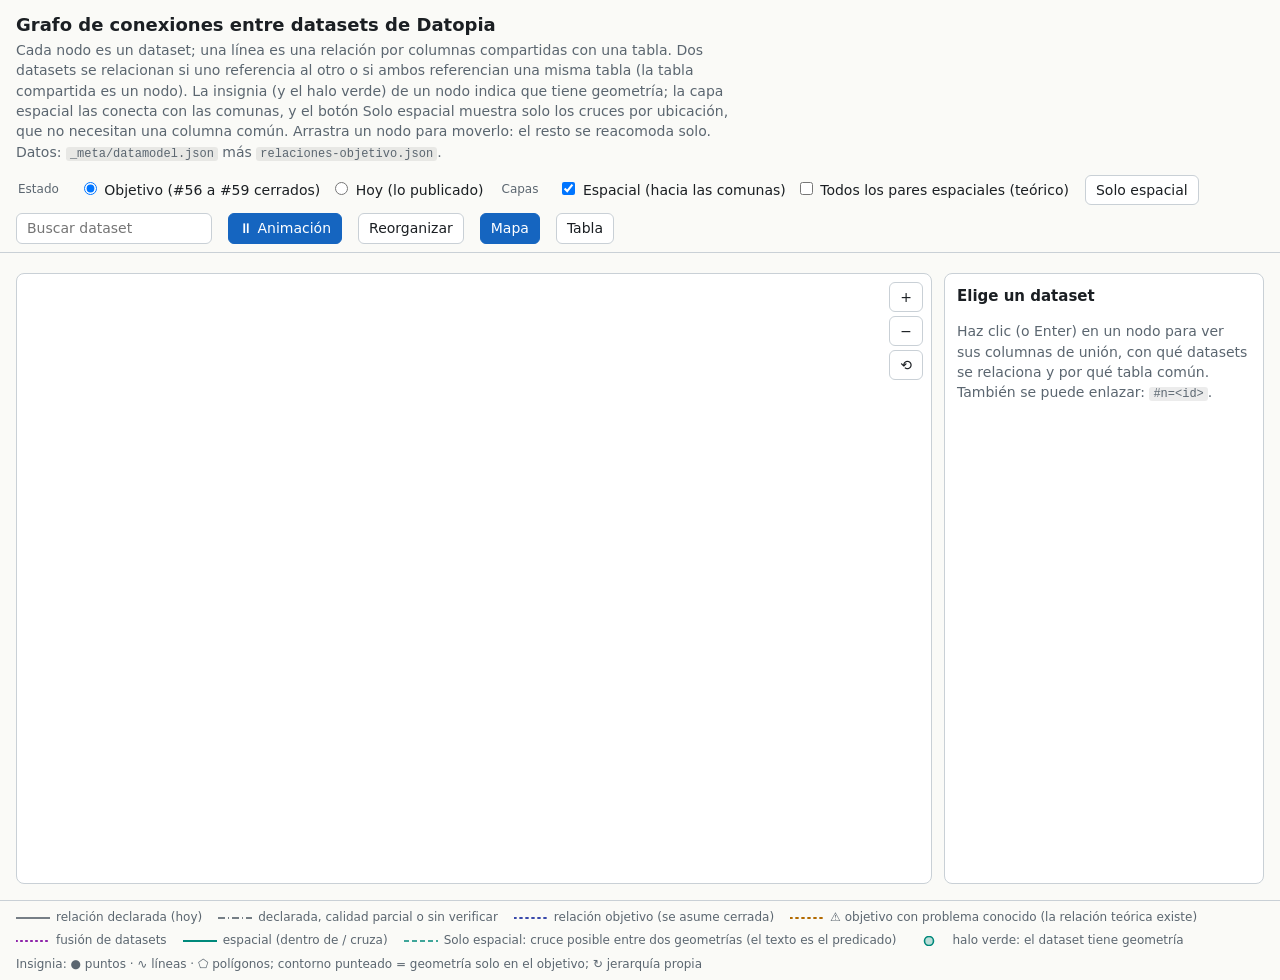
<file: notebooks/interoperabilidad/grafo/visor.html>
<!doctype html>
<html lang="es">
<head>
<meta charset="utf-8">
<meta name="viewport" content="width=device-width, initial-scale=1">
<title>Grafo de datasets de Datopia</title>
<style>
:root{--bg:#fafaf7;--panel:#fff;--ink:#1b1f23;--mut:#5b6670;--line:#c9d0d6;--tab:#4a5560;--obj:#3949ab;--adv:#b26a00;--esp:#00897b;--fus:#8e24aa;--foco:#1565c0}
@media (prefers-color-scheme:dark){:root{--bg:#14171a;--panel:#1d2227;--ink:#e8ecef;--mut:#9aa6b0;--line:#3a444d;--tab:#aab5bf;--obj:#8c9eff;--adv:#ffb74d;--esp:#4db6ac;--fus:#ce93d8;--foco:#64b5f6}}
*{box-sizing:border-box}
body{margin:0;background:var(--bg);color:var(--ink);font:14px/1.45 system-ui,-apple-system,"Segoe UI",Roboto,sans-serif}
header{padding:12px 16px 4px}
h1{font-size:18px;margin:0 0 2px}
header p{margin:0;color:var(--mut);max-width:80ch}
.barra{display:flex;flex-wrap:wrap;gap:8px 16px;align-items:center;padding:8px 16px;border-bottom:1px solid var(--line)}
.barra fieldset{border:0;margin:0;padding:0;display:flex;gap:10px;align-items:center}
.barra legend{float:left;margin-right:8px;color:var(--mut);font-size:12px}
label{cursor:pointer;white-space:nowrap}
button,input[type=search]{font:inherit;color:var(--ink);background:var(--panel);border:1px solid var(--line);border-radius:6px;padding:4px 10px}
button{cursor:pointer;min-width:32px;min-height:28px}
button[aria-pressed=true]{background:var(--foco);color:#fff;border-color:var(--foco)}
:focus-visible{outline:2px solid var(--foco);outline-offset:2px}
.chips{display:flex;flex-wrap:wrap;gap:6px;padding:6px 16px}
.chip{display:inline-flex;gap:6px;align-items:center;padding:2px 10px;border-radius:999px;border:1px solid var(--line);background:var(--panel);cursor:pointer;font-size:12px}
.chip i{width:10px;height:10px;border-radius:50%;display:inline-block}
.chip[aria-pressed=false]{opacity:.45}
main{display:grid;grid-template-columns:minmax(0,1fr) 320px;gap:12px;padding:8px 16px 16px}
@media (max-width:900px){main{grid-template-columns:1fr}}
.lienzo{background:var(--panel);border:1px solid var(--line);border-radius:8px;position:relative;overflow:hidden}
svg{display:block;width:100%;height:auto;touch-action:none;cursor:grab}
svg.arrastrando{cursor:grabbing}
.zoom{position:absolute;right:8px;top:8px;display:flex;flex-direction:column;gap:4px}
.nodo{cursor:grab}
.nodo:active{cursor:grabbing}
.nodo text{font-size:9.5px;fill:var(--ink);paint-order:stroke;stroke:var(--panel);stroke-width:3px;pointer-events:none}
.nodo:focus-visible circle.c,.nodo.sel circle.c{stroke:var(--foco);stroke-width:3}
.nodo.apagado,.arista.apagada{opacity:.12}
.arista{fill:none}
.arista.hoy-ok{stroke:var(--tab);stroke-width:1.4}
.arista.hoy-parcial{stroke:var(--tab);stroke-width:1.2;stroke-dasharray:7 3 1 3}
.arista.objetivo{stroke:var(--obj);stroke-width:1.6;stroke-dasharray:2 4;stroke-linecap:round}
.arista.advertencia{stroke:var(--adv)}
.arista.fusion{stroke:var(--fus);stroke-width:2.2;stroke-dasharray:1 4;stroke-linecap:round}
.arista.espacial{stroke:var(--esp);stroke-width:1.6}
.arista.par{stroke:var(--esp);stroke-width:.8;stroke-dasharray:1 3;opacity:.55}
.arista.sel{stroke-width:3.2;opacity:1}
.arista.par.apagada{opacity:.08}
svg.modo-esp .arista.par{stroke-width:1.3;stroke-dasharray:5 3;opacity:.85}
svg.modo-esp .arista.par.sel{stroke-width:3;stroke-dasharray:none;opacity:1}
svg.modo-esp .arista.par.apagada,svg.modo-esp .arista.espacial.apagada{opacity:.08}
.halo{fill:var(--esp);fill-opacity:.14;stroke:var(--esp);stroke-width:2;stroke-opacity:.6;pointer-events:none}
.halo.futuro{fill-opacity:.07;stroke-opacity:.35}
svg.modo-esp .halo{fill-opacity:.25;stroke-opacity:.95;stroke-width:3}
.pred{font-size:9px;font-style:italic;fill:var(--ink);paint-order:stroke;stroke:var(--panel);stroke-width:3px;pointer-events:none}
.aviso{position:absolute;left:8px;bottom:8px;max-width:60%;font-size:12px;color:var(--mut);background:var(--panel);border:1px solid var(--line);border-radius:6px;padding:4px 8px}
.aviso[hidden]{display:none}
aside h4{font-size:13px;margin:8px 0 2px}
aside pre{margin:4px 0;white-space:pre-wrap;word-break:break-word;background:rgba(127,127,127,.15);border-radius:4px;padding:6px 8px}
aside pre code{background:none;padding:0}
.copiar{font-size:12px;min-height:24px;padding:1px 8px}
.nota{font-size:12px;color:var(--mut);margin:6px 0}
.sim{font-size:12px;fill:var(--adv);paint-order:stroke;stroke:var(--panel);stroke-width:3px;pointer-events:none}
aside{background:var(--panel);border:1px solid var(--line);border-radius:8px;padding:12px;max-height:78vh;overflow:auto}
aside h2{font-size:15px;margin:0 0 4px}
aside h3{font-size:12px;margin:12px 0 4px;color:var(--mut);text-transform:uppercase;letter-spacing:.04em}
aside ul{margin:0;padding-left:18px}
aside li{margin:2px 0}
code{font-size:12px;background:rgba(127,127,127,.15);padding:0 4px;border-radius:3px}
.mut{color:var(--mut)}
.leyenda{display:flex;flex-wrap:wrap;gap:6px 16px;padding:8px 16px;border-top:1px solid var(--line);font-size:12px;color:var(--mut)}
.leyenda span{display:inline-flex;align-items:center;gap:6px}
.leyenda svg{width:34px;height:10px;cursor:default}
table{border-collapse:collapse;width:100%;font-size:12.5px;background:var(--panel)}
th,td{border:1px solid var(--line);padding:4px 8px;text-align:left;vertical-align:top}
th{position:sticky;top:0;background:var(--panel)}
.vista-tabla{display:none;padding:0 16px 16px;overflow:auto}
body.tabla .vista-tabla{display:block}
body.tabla main{display:none}
.sr{position:absolute;left:-9999px}
</style>
</head>
<body>
<header>
  <h1>Grafo de conexiones entre datasets de Datopia</h1>
  <p>Cada nodo es un dataset; una línea es una relación por columnas compartidas con una tabla. Dos datasets se relacionan si uno referencia al otro o si ambos referencian una misma tabla (la tabla compartida es un nodo). La insignia (y el halo verde) de un nodo indica que tiene geometría; la capa espacial las conecta con las comunas, y el botón Solo espacial muestra solo los cruces por ubicación, que no necesitan una columna común. Arrastra un nodo para moverlo: el resto se reacomoda solo. Datos: <code>_meta/datamodel.json</code> más <code>relaciones-objetivo.json</code>.</p>
</header>

<div class="barra" role="group" aria-label="Controles">
  <fieldset><legend>Estado</legend>
    <label><input type="radio" name="estado" value="objetivo" checked> Objetivo (#56 a #59 cerrados)</label>
    <label><input type="radio" name="estado" value="hoy"> Hoy (lo publicado)</label>
  </fieldset>
  <fieldset><legend>Capas</legend>
    <label><input type="checkbox" id="c-esp" checked> Espacial (hacia las comunas)</label>
    <label><input type="checkbox" id="c-par"> Todos los pares espaciales (teórico)</label>
  </fieldset>
  <button id="v-esp" aria-pressed="false" title="Muestra solo los datasets con geometría y sus cruces por ubicación, con el predicado en cada línea">Solo espacial</button>
  <input type="search" id="buscar" placeholder="Buscar dataset" aria-label="Buscar dataset">
  <button id="v-anim" aria-pressed="true" title="Pausar o reanudar la simulación de fuerzas">⏸ Animación</button>
  <button id="v-reorg" title="Volver al acomodo inicial y dejar que se reacomode">Reorganizar</button>
  <button id="v-mapa" aria-pressed="true">Mapa</button>
  <button id="v-tabla" aria-pressed="false">Tabla</button>
</div>
<div class="chips" id="chips" role="group" aria-label="Grupos de datasets"></div>

<main>
  <div class="lienzo">
    <div class="zoom">
      <button id="z-mas" aria-label="Acercar">+</button>
      <button id="z-menos" aria-label="Alejar">−</button>
      <button id="z-ini" aria-label="Restablecer vista">⟲</button>
    </div>
    <svg id="svg" viewBox="0 0 1200 800" role="img" aria-label="Grafo de datasets; la vista Tabla tiene la misma información en texto">
      <defs>
        <marker id="flecha" viewBox="0 0 10 10" refX="9" refY="5" markerWidth="6" markerHeight="6" orient="auto-start-reverse"><path d="M0,1 L9,5 L0,9z" fill="context-stroke"/></marker>
      </defs>
      <g id="vista"><g id="g-aristas"></g><g id="g-sim"></g><g id="g-nodos"></g></g>
    </svg>
    <div class="aviso" id="aviso" role="status" hidden></div>
  </div>
  <aside id="tarjeta" aria-live="polite"><h2>Elige un dataset</h2><p class="mut">Haz clic (o Enter) en un nodo para ver sus columnas de unión, con qué datasets se relaciona y por qué tabla común. También se puede enlazar: <code>#n=&lt;id&gt;</code>.</p></aside>
</main>

<div class="vista-tabla" id="vista-tabla"></div>

<div class="leyenda" id="leyenda">
  <span><svg><line x1="0" y1="5" x2="34" y2="5" stroke="var(--tab)" stroke-width="1.6"/></svg>relación declarada (hoy)</span>
  <span><svg><line x1="0" y1="5" x2="34" y2="5" stroke="var(--tab)" stroke-width="1.4" stroke-dasharray="7 3 1 3"/></svg>declarada, calidad parcial o sin verificar</span>
  <span><svg><line x1="0" y1="5" x2="34" y2="5" stroke="var(--obj)" stroke-width="1.8" stroke-dasharray="2 4" stroke-linecap="round"/></svg>relación objetivo (se asume cerrada)</span>
  <span><svg><line x1="0" y1="5" x2="34" y2="5" stroke="var(--adv)" stroke-width="1.8" stroke-dasharray="2 4" stroke-linecap="round"/></svg>⚠ objetivo con problema conocido (la relación teórica existe)</span>
  <span><svg><line x1="0" y1="5" x2="34" y2="5" stroke="var(--fus)" stroke-width="2.2" stroke-dasharray="1 4" stroke-linecap="round"/></svg>fusión de datasets</span>
  <span><svg><line x1="0" y1="5" x2="34" y2="5" stroke="var(--esp)" stroke-width="1.8"/></svg>espacial (dentro de / cruza)</span>
  <span><svg><line x1="0" y1="5" x2="34" y2="5" stroke="var(--esp)" stroke-width="1.3" stroke-dasharray="5 3"/></svg>Solo espacial: cruce posible entre dos geometrías (el texto es el predicado)</span>
  <span><svg><circle cx="17" cy="5" r="4.5" fill="var(--esp)" fill-opacity=".25" stroke="var(--esp)" stroke-width="1.6"/></svg>halo verde: el dataset tiene geometría</span>
  <span>Insignia: ● puntos · ∿ líneas · ⬠ polígonos; contorno punteado = geometría solo en el objetivo; ↻ jerarquía propia</span>
</div>

<script>
const G = /*DATOS*/null;
const COLORES = ["#1976d2","#f57c00","#5e35b1","#00897b","#d32f2f","#7b1fa2","#6d4c41","#546e7a"];
const $ = (s, r = document) => r.querySelector(s);
const el = (tag, attrs = {}, hijos = []) => {
  const e = document.createElementNS(tag === "svg" || ["g","path","circle","line","text","rect","polygon","polyline","title"].includes(tag) ? "http://www.w3.org/2000/svg" : "http://www.w3.org/1999/xhtml", tag);
  for (const [k, v] of Object.entries(attrs)) e.setAttribute(k, v);
  for (const h of [].concat(hijos)) e.append(h);
  return e;
};
const nodo = Object.fromEntries(G.nodos.map(n => [n.id, n]));
const colorGrupo = Object.fromEntries(G.grupos.map((g, i) => [g.id, COLORES[i % COLORES.length]]));

const refs = { aristas: [], nodos: new Map() };
const estado = { modo: "objetivo", esp: true, par: false, espacial: false, sel: null, grupos: new Set(G.grupos.map(g => g.id)), q: "", vista: "mapa" };

function leerHash() {
  const p = new URLSearchParams(location.hash.slice(1));
  if (p.get("estado") === "hoy") estado.modo = "hoy";
  if (p.get("esp") === "0") estado.esp = false;
  if (p.get("par") === "1") estado.par = true;
  if (p.get("espacial") === "1") estado.espacial = true;
  if (p.get("n") && nodo[p.get("n")]) estado.sel = p.get("n");
  if (p.get("vista") === "tabla") estado.vista = "tabla";
}
function escribirHash() {
  const p = new URLSearchParams();
  if (estado.modo === "hoy") p.set("estado", "hoy");
  if (!estado.esp) p.set("esp", "0");
  if (estado.par) p.set("par", "1");
  if (estado.espacial) p.set("espacial", "1");
  if (estado.sel) p.set("n", estado.sel);
  if (estado.vista === "tabla") p.set("vista", "tabla");
  history.replaceState(null, "", "#" + p.toString());
}

const MAX_PREDICADOS = 16;
const geomDe = n => estado.modo === "hoy" ? n.geometria_hoy : n.geometria_objetivo;
// "Solo espacial" fuerza las capas espaciales y oculta las relaciones por columnas; al salir se restauran esp y par
function visible(e) {
  const esp = e.tipo === "espacial" || e.tipo === "espacial-par";
  if (estado.espacial) return esp && e.estado === estado.modo;
  if (e.tipo === "espacial") return estado.esp && e.estado === estado.modo;
  if (e.tipo === "espacial-par") return estado.par && e.estado === estado.modo;
  return e.estado === "hoy" || estado.modo === "objetivo";
}
function claseArista(e) {
  if (e.tipo === "espacial") return "espacial";
  if (e.tipo === "espacial-par") return "par";
  if (e.tipo === "fusion") return "fusion";
  if (e.estado === "objetivo") return "objetivo" + (e.advertencia ? " advertencia" : "");
  return e.calidad === "verified" ? "hoy-ok" : "hoy-parcial";
}
const etiquetaCols = e => {
  const f = e.columnas_desde.join(", "), t = e.columnas_hacia.join(", ");
  return f || t ? `${f} → ${t}` : "";
};

function dibujar() {
  const gA = $("#g-aristas"), gN = $("#g-nodos"), gS = $("#g-sim");
  gA.replaceChildren(); gN.replaceChildren(); gS.replaceChildren();
  const q = estado.q.trim().toLowerCase();
  const apagadoNodo = n => !estado.grupos.has(n.grupo) || (q && !(n.etiqueta + " " + n.titulo).toLowerCase().includes(q)) || (estado.espacial && !geomDe(n));
  const aristas = G.aristas.filter(visible);
  svg.classList.toggle("modo-esp", estado.espacial);
  // predicados en las líneas del modo Solo espacial: con un nodo elegido, solo los suyos; sin elegir, todos si son pocos
  const clavePar = e => [e.desde, e.hacia].sort().join("|");
  const conEsp = new Set(aristas.filter(e => e.tipo === "espacial").map(clavePar));
  const candidatas = estado.espacial ? aristas.filter(e => (e.tipo === "espacial" || (e.tipo === "espacial-par" && !conEsp.has(clavePar(e)))) && (!estado.sel || e.desde === estado.sel || e.hacia === estado.sel)) : [];
  const demasiadas = !estado.sel && candidatas.length > MAX_PREDICADOS;
  const rotular = new Set(demasiadas ? [] : candidatas);
  const aviso = $("#aviso");
  aviso.hidden = !(estado.espacial && (demasiadas || !G.nodos.some(geomDe)));
  aviso.textContent = !G.nodos.some(geomDe) ? "Ningún dataset tiene geometría en este estado." : "Son muchos cruces para rotularlos todos: elige un dataset para ver el predicado de cada uno.";
  const vecinos = new Set();
  if (estado.sel) for (const e of aristas) { if (e.desde === estado.sel) vecinos.add(e.hacia); if (e.hacia === estado.sel) vecinos.add(e.desde); }
  refs.aristas = []; refs.nodos = new Map();
  for (const e of aristas) {
    const a = nodo[e.desde], b = nodo[e.hacia];
    const p = el("path", { class: "arista " + claseArista(e) });
    if (e.tipo === "tabular" || e.tipo === "fusion" || e.tipo === "espacial") p.setAttribute("marker-end", "url(#flecha)");
    const rel = estado.sel && (e.desde === estado.sel || e.hacia === estado.sel);
    if (rel) p.classList.add("sel");
    if (apagadoNodo(a) || apagadoNodo(b) || (estado.sel && !rel)) p.classList.add("apagada");
    p.append(el("title", {}, [document.createTextNode(`${nodo[e.desde].etiqueta} → ${nodo[e.hacia].etiqueta}` + (e.predicado ? ` (${e.predicado})` : "") + (etiquetaCols(e) ? `: ${etiquetaCols(e)}` : "") + (e.advertencia ? ` ⚠ ${e.advertencia}` : ""))]));
    gA.append(p);
    let w = null;
    if (e.advertencia && !p.classList.contains("apagada")) { w = el("text", { class: "sim", "text-anchor": "middle" }, [document.createTextNode("⚠")]); gS.append(w); }
    let lb = null;
    if (rotular.has(e) && !p.classList.contains("apagada")) { lb = el("text", { class: "pred", "text-anchor": "middle" }, [document.createTextNode(e.predicado)]); gS.append(lb); }
    refs.aristas.push({ e, p, w, lb });
  }
  for (const n of G.nodos) {
    const apag = apagadoNodo(n) || (estado.sel && n.id !== estado.sel && !vecinos.has(n.id));
    const r = 6 + Math.min(14, Math.sqrt(n.referenciado_por) * 3.4);
    const g = el("g", { class: "nodo" + (n.id === estado.sel ? " sel" : "") + (apag ? " apagado" : ""), tabindex: 0, role: "button", "aria-label": `${n.etiqueta}: ${n.titulo}`, transform: `translate(${n.x},${n.y})` });
    g.append(el("circle", { class: "c", r, fill: colorGrupo[n.grupo], "fill-opacity": ".85", stroke: "var(--panel)", "stroke-width": 1.5 }));
    if (estado.modo === "objetivo" && n.se_fusiona_en) g.append(el("circle", { r: r + 3, fill: "none", stroke: "var(--fus)", "stroke-width": 1.5, "stroke-dasharray": "3 3" }));
    const gm = geomDe(n);
    if (gm) {
      // halo de geometría: anillo sólido verde bajo el nodo (distinto del anillo punteado de fusión y de la insignia)
      g.prepend(el("circle", { class: "halo" + (estado.modo === "objetivo" && !n.geometria_hoy ? " futuro" : ""), r: r + 6 }));
      const soloObjetivo = estado.modo === "objetivo" && !n.geometria_hoy;
      const bx = r * 0.75, by = r * 0.75, st = { fill: "var(--panel)", stroke: "var(--esp)", "stroke-width": 1.4 };
      if (soloObjetivo) st["stroke-dasharray"] = "2 2";
      const ins = el("g", { transform: `translate(${bx},${by})` });
      ins.append(el("circle", { r: 6.5, ...st }));
      if (gm === "punto") ins.append(el("circle", { r: 2.2, fill: "var(--esp)" }));
      if (gm === "linea") ins.append(el("path", { d: "M-4,2 Q-1.5,-4 0,0 T4,-2", fill: "none", stroke: "var(--esp)", "stroke-width": 1.4 }));
      if (gm === "poligono") ins.append(el("polygon", { points: "0,-4 4,-1 2.5,3.5 -2.5,3.5 -4,-1", fill: "var(--esp)", "fill-opacity": ".5", stroke: "var(--esp)", "stroke-width": 1 }));
      g.append(ins);
    }
    if (n.autoref) g.append(el("text", { x: -r - 1, y: -r + 2, "font-size": 10, fill: "var(--mut)", "text-anchor": "end", style: "paint-order:stroke;stroke:var(--panel);stroke-width:3px" }, [document.createTextNode("↻")]));
    g.append(el("text", { y: r + 11, "text-anchor": "middle" }, [document.createTextNode(n.corta)]));
    g.addEventListener("click", ev => { ev.stopPropagation(); if (!sim.recienArrastrado) elegir(n.id); });
    g.addEventListener("keydown", ev => { if (ev.key === "Enter" || ev.key === " ") { ev.preventDefault(); elegir(n.id); } });
    g.addEventListener("pointerdown", ev => iniciarArrastre(ev, n));
    refs.nodos.set(n.id, g);
    gN.append(g);
  }
  pintar();
  dibujarTabla(aristas);
}

// posiciones en pantalla: se llama en cada cuadro de la simulación sin reconstruir el DOM
function pintar() {
  for (const { e, p, w, lb } of refs.aristas) {
    const a = nodo[e.desde], b = nodo[e.hacia];
    const curva = e.tipo === "espacial" || e.tipo === "espacial-par";
    const mx = (a.x + b.x) / 2, my = (a.y + b.y) / 2;
    const dx = b.x - a.x, dy = b.y - a.y, d = Math.hypot(dx, dy) || 1;
    const k = curva ? 0.16 : 0;
    const cx = mx - dy / d * d * k, cy = my + dx / d * d * k;
    p.setAttribute("d", `M${a.x},${a.y} Q${cx},${cy} ${b.x},${b.y}`);
    if (w) { w.setAttribute("x", cx / 2 + mx / 2); w.setAttribute("y", cy / 2 + my / 2 + 4); }
    if (lb) { lb.setAttribute("x", cx / 2 + mx / 2); lb.setAttribute("y", cy / 2 + my / 2 + 3); }
  }
  for (const [id, g] of refs.nodos) g.setAttribute("transform", `translate(${nodo[id].x},${nodo[id].y})`);
}

function elegir(id) { estado.sel = estado.sel === id ? null : id; escribirHash(); dibujar(); tarjeta(); }

function tarjeta() {
  const t = $("#tarjeta"); t.replaceChildren();
  const n = nodo[estado.sel];
  if (!n) { t.append(el("h2", {}, [document.createTextNode("Elige un dataset")]), el("p", { class: "mut" }, [document.createTextNode("Haz clic (o Enter) en un nodo para ver sus columnas de unión, con qué datasets se relaciona y por qué tabla común.")])); return; }
  t.append(el("h2", {}, [document.createTextNode(n.titulo)]));
  t.append(el("p", { class: "mut" }, [document.createTextNode(`${n.etiqueta} · ${n.grupo_titulo}`)]));
  t.append(el("p", {}, [document.createTextNode(n.descripcion.length > 260 ? n.descripcion.slice(0, 257) + "…" : n.descripcion)]));
  if (n.grano) t.append(el("p", { class: "mut" }, [document.createTextNode("Grano: " + n.grano)]));
  if (n.llave.length) t.append(el("p", { class: "mut" }, [document.createTextNode("Llave: " + n.llave.join(", "))]));
  const gm = geomDe(n);
  if (gm) t.append(el("p", {}, [document.createTextNode(`Geometría: ${estado.modo === "hoy" ? n.geometria_tipo_hoy : n.geometria_tipo_objetivo}` + (estado.modo === "objetivo" && !n.geometria_hoy ? ` (aún no publicada, ${n.geometria_issue})` : ""))]));
  if (n.se_fusiona_en && estado.modo === "objetivo") t.append(el("p", {}, [document.createTextNode("Se fusiona en " + nodo[n.se_fusiona_en].etiqueta + " (#59).")]));
  const vis = G.aristas.filter(visible).filter(e => e.desde === n.id || e.hacia === n.id);
  const lista = (titulo, items) => { if (!items.length) return; t.append(el("h3", {}, [document.createTextNode(titulo)])); const ul = el("ul"); items.forEach(i => ul.append(i)); t.append(ul); };
  const li = (e, saliente) => {
    const otro = nodo[saliente ? e.hacia : e.desde];
    const li = el("li", {}, [document.createTextNode(`${otro.etiqueta}`)]);
    const det = [];
    if (e.predicado) det.push(e.predicado);
    if (etiquetaCols(e)) det.push(etiquetaCols(e));
    if (e.estado === "objetivo" && e.tipo === "tabular") det.push("objetivo" + (e.issues.length ? " " + e.issues.join(" ") : ""));
    if (e.columnas_pendientes.length) det.push("columna aún no publicada: " + e.columnas_pendientes.join(", "));
    if (e.columnas_desde_hoy.length && e.columnas_desde_hoy.join() !== e.columnas_desde.join()) det.push("hoy: " + e.columnas_desde_hoy.join(", "));
    if (det.length) li.append(el("br"), el("span", { class: "mut" }, [document.createTextNode(det.join(" · "))]));
    if (e.vigencia) li.append(el("br"), el("span", { class: "mut" }, [document.createTextNode("Vigencia: " + e.vigencia)]));
    if (e.advertencia) li.append(el("br"), el("span", { style: "color:var(--adv)" }, [document.createTextNode("⚠ " + e.advertencia)]));
    return li;
  };
  lista("Referencia a (tablas)", vis.filter(e => e.desde === n.id && (e.tipo === "tabular" || e.tipo === "fusion")).map(e => li(e, true)));
  lista("Es referenciado por", vis.filter(e => e.hacia === n.id && (e.tipo === "tabular" || e.tipo === "fusion")).map(e => li(e, false)));
  if (!gm) lista("Espacial", vis.filter(e => e.tipo === "espacial" || e.tipo === "espacial-par").map(e => li(e, e.desde === n.id)));
  if (estado.espacial) t.append(el("p", { class: "nota" }, [document.createTextNode("Modo Solo espacial: las relaciones por columnas están ocultas en el mapa.")]));
  const com = G.comparten[estado.modo] || {};
  const comparte = [];
  for (const [tabla, fuentes] of Object.entries(com)) if (fuentes.includes(n.id)) comparte.push([tabla, fuentes.filter(f => f !== n.id)]);
  if (comparte.length && !estado.espacial) {
    t.append(el("h3", {}, [document.createTextNode("Relacionado por tabla común")]));
    const ul = el("ul");
    for (const [tabla, otros] of comparte) ul.append(el("li", {}, [document.createTextNode(`${nodo[tabla].etiqueta}: ${otros.length} datasets más` + (otros.length <= 6 ? " (" + otros.map(o => nodo[o].etiqueta).join(", ") + ")" : ""))]));
    t.append(ul);
  }
  if (gm) cruceEspacial(t, n, gm);
  const ejs = (G.ejemplos || []).filter(x => x.datasets.includes(n.id));
  if (ejs.length) {
    t.append(el("h3", {}, [document.createTextNode("Ejemplo real")]));
    for (const x of ejs) t.append(el("p", {}, [el("a", { href: x.notebook, target: "_blank", rel: "noopener" }, [document.createTextNode(x.titulo)]), ...(x.descripcion ? [el("br"), el("span", { class: "mut" }, [document.createTextNode(x.descripcion)])] : [])]));
  }
  if (n.notebook) t.append(el("p", {}, [el("a", { href: n.notebook, target: "_blank", rel: "noopener" }, [document.createTextNode("Notebook del dataset")])]));
}

// SQL de ejemplo para cruzar por ubicación: a = el dataset elegido, b = el otro (alias de ejemplo, no tablas reales)
const TXT_CLASE = { punto: "punto", linea: "línea", poligono: "polígono" };
const BBOX_SOLAPA = "a.bbox_xmin <= b.bbox_xmax AND a.bbox_xmax >= b.bbox_xmin AND a.bbox_ymin <= b.bbox_ymax AND a.bbox_ymax >= b.bbox_ymin";
function sqlCruce(ca, cb) {
  if ((ca === "punto" && cb === "poligono") || (ca === "poligono" && cb === "punto")) {
    const pt = ca === "punto" ? "a" : "b", pg = pt === "a" ? "b" : "a";
    return { sql: `SELECT * FROM a JOIN b ON ${pt}.lon BETWEEN ${pg}.bbox_xmin AND ${pg}.bbox_xmax AND ${pt}.lat BETWEEN ${pg}.bbox_ymin AND ${pg}.bbox_ymax AND ST_Contains(${pg}.geometry, ST_Point(${pt}.lon, ${pt}.lat))`,
      nota: "Los puntos traen lon y lat y el polígono bbox_xmin a bbox_ymax: se prefiltra con ellos y luego va el predicado exacto." };
  }
  if (ca !== "punto" && cb !== "punto") {
    return { sql: `SELECT * FROM a JOIN b ON ${BBOX_SOLAPA} AND ST_Intersects(a.geometry, b.geometry)`,
      nota: "Las líneas y los polígonos traen bbox_xmin a bbox_ymax: se prefiltra con las cajas y luego va el predicado exacto." };
  }
  const m = g => `ST_Transform(${g}.geometry, 'EPSG:4326', 'EPSG:32719', always_xy := true)`;
  return { sql: `SELECT * FROM a JOIN b ON ST_Distance(${m("a")}, ${m("b")}) < 100`,
    nota: "La distancia se mide en metros con una proyección (EPSG:32719); 100 m es solo un ejemplo. Prefiltra con lon y lat para no comparar todos contra todos." };
}
function copiar(texto, boton) {
  const listo = () => { boton.textContent = "Copiado"; setTimeout(() => { boton.textContent = "Copiar"; }, 1500); };
  try { navigator.clipboard.writeText(texto).then(listo, () => {}); } catch (_) { /* sin portapapeles: el texto queda seleccionable */ }
}
function cruceEspacial(t, n, ca) {
  const cruces = G.aristas.filter(e => e.tipo === "espacial-par" && e.estado === estado.modo && (e.desde === n.id || e.hacia === n.id));
  t.append(el("h3", {}, [document.createTextNode("Cruce espacial")]));
  if (!cruces.length) { t.append(el("p", { class: "mut" }, [document.createTextNode("Ningún otro dataset tiene geometría en este estado.")])); return; }
  t.append(el("p", {}, [document.createTextNode("Se puede cruzar por ubicación con estos datasets aunque no compartan ninguna columna: la unión es por geometría.")]));
  const grupos = new Map();
  for (const e of cruces) {
    const otro = nodo[e.desde === n.id ? e.hacia : e.desde], co = geomDe(otro);
    const k = `${e.predicado}|${co}`;
    if (!grupos.has(k)) grupos.set(k, { predicado: e.predicado, co, otros: [] });
    grupos.get(k).otros.push(otro);
  }
  for (const g of [...grupos.values()].sort((x, y) => x.predicado.localeCompare(y.predicado) || x.co.localeCompare(y.co))) {
    // "dentro de" se lee desde el punto: si el dataset elegido es el polígono, lo que hace es contener
    const verbo = g.predicado === "dentro de" && ca === "poligono" ? "contiene a" : g.predicado;
    t.append(el("h4", {}, [document.createTextNode(`${verbo} (${TXT_CLASE[ca]} × ${TXT_CLASE[g.co]})`)]));
    const ul = el("ul");
    g.otros.sort((x, y) => x.etiqueta.localeCompare(y.etiqueta)).forEach(o => ul.append(el("li", {}, [document.createTextNode(o.etiqueta)])));
    t.append(ul);
    const { sql, nota } = sqlCruce(ca, g.co);
    const code = el("code", {}, [document.createTextNode(sql)]);
    const b = el("button", { type: "button", class: "copiar", "aria-label": `Copiar el SQL de cruce ${verbo}` }, [document.createTextNode("Copiar")]);
    b.addEventListener("click", () => copiar(sql, b));
    t.append(el("pre", { tabindex: 0 }, [code]), el("p", { class: "nota" }, [document.createTextNode("a = " + n.etiqueta + "; b = cada uno de la lista (alias de ejemplo, reemplázalos por las rutas reales). " + nota + " "), b]));
  }
  t.append(el("p", { class: "nota" }, [document.createTextNode("Ojo: estos pares y predicados se derivan de los tipos de geometría que declara el catálogo; no son uniones declaradas. El filtro de tiempo (vigencia: fecha de la foto, del feed, de la estación…) lo define quien consulta. Requiere DuckDB con la extensión spatial.")]));
}

function dibujarTabla(aristas) {
  const c = $("#vista-tabla"); c.replaceChildren();
  const filas = aristas.filter(e => estado.vista === "tabla" || true);
  const tb = el("table"); const th = el("tr");
  ["Tipo", "Estado", "Desde", "Hacia", "Columnas / predicado", "Calidad", "Issues", "Advertencia"].forEach(h => th.append(el("th", {}, [document.createTextNode(h)])));
  tb.append(el("thead", {}, [th])); const body = el("tbody");
  const orden = { tabular: 0, fusion: 1, espacial: 2, "espacial-par": 3 };
  filas.slice().sort((a, b) => orden[a.tipo] - orden[b.tipo] || nodo[a.desde].etiqueta.localeCompare(nodo[b.desde].etiqueta)).forEach(e => {
    const tr = el("tr");
    [e.tipo, e.estado, nodo[e.desde].etiqueta, nodo[e.hacia].etiqueta, e.predicado || etiquetaCols(e), e.calidad, (e.issues || []).join(" "), e.advertencia || ""].forEach(v => tr.append(el("td", {}, [document.createTextNode(v)])));
    body.append(tr);
  });
  tb.append(body); c.append(el("p", { class: "mut" }, [document.createTextNode(`${filas.length} relaciones visibles con las capas elegidas.`)]), tb);
}

function cadenaChips() {
  const c = $("#chips");
  G.grupos.forEach(g => {
    const b = el("button", { class: "chip", "aria-pressed": "true", type: "button" }, [el("i", { style: `background:${colorGrupo[g.id]}` }), document.createTextNode(g.titulo)]);
    b.addEventListener("click", () => { if (estado.grupos.has(g.id)) estado.grupos.delete(g.id); else estado.grupos.add(g.id); b.setAttribute("aria-pressed", estado.grupos.has(g.id)); dibujar(); });
    c.append(b);
  });
}

// zoom y arrastre (la rueda sola no se captura: la página sigue haciendo scroll)
const svg = $("#svg"), vista = $("#vista"); let tf = { x: 0, y: 0, k: 1 };
const aplicar = () => vista.setAttribute("transform", `translate(${tf.x},${tf.y}) scale(${tf.k})`);
const zoom = f => { tf.x = 600 - (600 - tf.x) * f; tf.y = 400 - (400 - tf.y) * f; tf.k *= f; aplicar(); };
$("#z-mas").onclick = () => zoom(1.25); $("#z-menos").onclick = () => zoom(0.8); $("#z-ini").onclick = () => { tf = { x: 0, y: 0, k: 1 }; aplicar(); };
svg.addEventListener("wheel", ev => { if (ev.ctrlKey) { ev.preventDefault(); zoom(ev.deltaY < 0 ? 1.1 : 0.9); } }, { passive: false });
let arr = null;
svg.addEventListener("pointerdown", ev => { if (ev.target.closest(".nodo")) return; arr = { x: ev.clientX, y: ev.clientY, tx: tf.x, ty: tf.y }; svg.classList.add("arrastrando"); svg.setPointerCapture(ev.pointerId); });
svg.addEventListener("pointermove", ev => { if (!arr) return; const esc = 1200 / svg.getBoundingClientRect().width; tf.x = arr.tx + (ev.clientX - arr.x) * esc; tf.y = arr.ty + (ev.clientY - arr.y) * esc; aplicar(); });
svg.addEventListener("pointerup", () => { arr = null; svg.classList.remove("arrastrando"); });
svg.addEventListener("click", () => { if (estado.sel) { estado.sel = null; escribirHash(); dibujar(); tarjeta(); } });

function sincronizarControles() {
  document.querySelectorAll("input[name=estado]").forEach(r => r.checked = r.value === estado.modo);
  // en Solo espacial las dos capas espaciales van forzadas: se muestran marcadas y bloqueadas; al salir vuelve lo elegido
  $("#c-esp").checked = estado.espacial || estado.esp; $("#c-par").checked = estado.espacial || estado.par;
  $("#c-esp").disabled = $("#c-par").disabled = estado.espacial;
  $("#v-esp").setAttribute("aria-pressed", estado.espacial);
  document.body.classList.toggle("tabla", estado.vista === "tabla");
  $("#v-mapa").setAttribute("aria-pressed", estado.vista === "mapa"); $("#v-tabla").setAttribute("aria-pressed", estado.vista === "tabla");
}
document.querySelectorAll("input[name=estado]").forEach(r => r.addEventListener("change", () => { estado.modo = r.value; escribirHash(); dibujar(); tarjeta(); }));
$("#c-esp").addEventListener("change", e => { estado.esp = e.target.checked; escribirHash(); dibujar(); tarjeta(); });
$("#c-par").addEventListener("change", e => { estado.par = e.target.checked; escribirHash(); dibujar(); tarjeta(); });
$("#v-esp").onclick = () => { estado.espacial = !estado.espacial; sincronizarControles(); escribirHash(); dibujar(); tarjeta(); };
$("#buscar").addEventListener("input", e => { estado.q = e.target.value; dibujar(); });
$("#v-mapa").onclick = () => { estado.vista = "mapa"; sincronizarControles(); escribirHash(); };
$("#v-tabla").onclick = () => { estado.vista = "tabla"; sincronizarControles(); escribirHash(); };

// simulación de fuerzas: los nodos se repelen, las relaciones tabulares son resortes y cada grupo atrae a los suyos.
// Parte de las posiciones calculadas por grafo_datasets.py; al arrastrar un nodo el resto se reacomoda.
const sim = { alpha: 0, activa: !matchMedia("(prefers-reduced-motion: reduce)").matches, raf: 0, arrastre: null, recienArrastrado: false };
const ANCHO = 1200, ALTO = 800, LARGO_RESORTE = 110, FUERZA = 0.7, FRICCION = 0.85;
const gruposIds = G.grupos.map(g => g.id);
const centroGrupo = Object.fromEntries(gruposIds.map((id, k) => {
  const ang = 2 * Math.PI * k / gruposIds.length - Math.PI / 2;
  return [id, [ANCHO / 2 + 0.34 * ANCHO * Math.cos(ang), ALTO / 2 + 0.34 * ALTO * Math.sin(ang)]];
}));
const resortes = G.aristas.filter(e => e.tipo === "tabular" || e.tipo === "fusion");
for (const n of G.nodos) { n.x0 = n.x; n.y0 = n.y; n.vx = 0; n.vy = 0; }

function paso() {
  const N = G.nodos, a = sim.alpha;
  for (let i = 0; i < N.length; i++) for (let j = i + 1; j < N.length; j++) {
    const A = N[i], B = N[j];
    let dx = A.x - B.x, dy = A.y - B.y, d2 = dx * dx + dy * dy;
    if (d2 < 1) { dx = Math.random() - .5; dy = Math.random() - .5; d2 = 1; }
    const d = Math.sqrt(d2), f = Math.min(6000 / d2, 8) / d;
    A.vx += dx * f * a * FUERZA; A.vy += dy * f * a * FUERZA; B.vx -= dx * f * a * FUERZA; B.vy -= dy * f * a * FUERZA;
  }
  for (const e of resortes) {
    const A = nodo[e.desde], B = nodo[e.hacia];
    const dx = B.x - A.x, dy = B.y - A.y, d = Math.hypot(dx, dy) || 1, f = (d - LARGO_RESORTE) / d * 0.06 * a * FUERZA;
    A.vx += dx * f; A.vy += dy * f; B.vx -= dx * f; B.vy -= dy * f;
  }
  for (const n of N) {
    const c = centroGrupo[n.grupo] || [ANCHO / 2, ALTO / 2];
    n.vx += ((c[0] - n.x) * 0.03 + (ANCHO / 2 - n.x) * 0.004) * a * FUERZA / 2;
    n.vy += ((c[1] - n.y) * 0.03 + (ALTO / 2 - n.y) * 0.004) * a * FUERZA / 2;
    if (n.fijo) { n.vx = n.vy = 0; continue; }
    n.vx *= FRICCION; n.vy *= FRICCION;
    n.x = Math.min(ANCHO - 40, Math.max(40, n.x + n.vx)); n.y = Math.min(ALTO - 30, Math.max(25, n.y + n.vy));
  }
}
function bucle() {
  sim.raf = 0;
  if (!sim.activa || sim.alpha < 0.003) return;
  paso(); pintar();
  sim.alpha *= sim.arrastre ? 1 : 0.996;
  sim.raf = requestAnimationFrame(bucle);
}
function calentar(a) { if (!sim.activa) return; sim.alpha = Math.max(sim.alpha, a); if (!sim.raf) sim.raf = requestAnimationFrame(bucle); }

const aMundo = ev => { const r = svg.getBoundingClientRect(), esc = ANCHO / r.width; return [((ev.clientX - r.left) * esc - tf.x) / tf.k, ((ev.clientY - r.top) * esc - tf.y) / tf.k]; };
function iniciarArrastre(ev, n) {
  if (ev.button !== undefined && ev.button !== 0) return;
  ev.stopPropagation();
  const [mx, my] = aMundo(ev);
  sim.arrastre = { n, dx: n.x - mx, dy: n.y - my, x: ev.clientX, y: ev.clientY, movido: false };
  const mover = e => {
    const s = sim.arrastre; if (!s) return;
    if (!s.movido && Math.hypot(e.clientX - s.x, e.clientY - s.y) < 4) return; // umbral: un clic no es un arrastre
    if (!s.movido) { s.movido = true; n.fijo = true; calentar(0.5); }
    const [px, py] = aMundo(e);
    n.x = Math.min(ANCHO - 20, Math.max(20, px + s.dx)); n.y = Math.min(ALTO - 15, Math.max(15, py + s.dy));
    if (sim.activa) calentar(0.4); else pintar();
  };
  const soltar = () => {
    window.removeEventListener("pointermove", mover); window.removeEventListener("pointerup", soltar); window.removeEventListener("pointercancel", soltar);
    const s = sim.arrastre; sim.arrastre = null; n.fijo = false;
    if (s && s.movido) { sim.recienArrastrado = true; setTimeout(() => { sim.recienArrastrado = false; }, 0); calentar(0.3); }
  };
  window.addEventListener("pointermove", mover); window.addEventListener("pointerup", soltar); window.addEventListener("pointercancel", soltar);
}
function sincronizarAnimacion() { $("#v-anim").setAttribute("aria-pressed", sim.activa); $("#v-anim").textContent = sim.activa ? "⏸ Animación" : "▶ Animación"; }
$("#v-anim").onclick = () => { sim.activa = !sim.activa; if (!sim.activa && sim.raf) { cancelAnimationFrame(sim.raf); sim.raf = 0; } sincronizarAnimacion(); calentar(0.3); };
$("#v-reorg").onclick = () => { for (const n of G.nodos) { n.x = n.x0; n.y = n.y0; n.vx = n.vy = 0; } pintar(); calentar(0.6); };

leerHash(); cadenaChips(); sincronizarControles(); sincronizarAnimacion(); dibujar(); tarjeta(); calentar(0.7);
</script>
</body>
</html>
</file>
